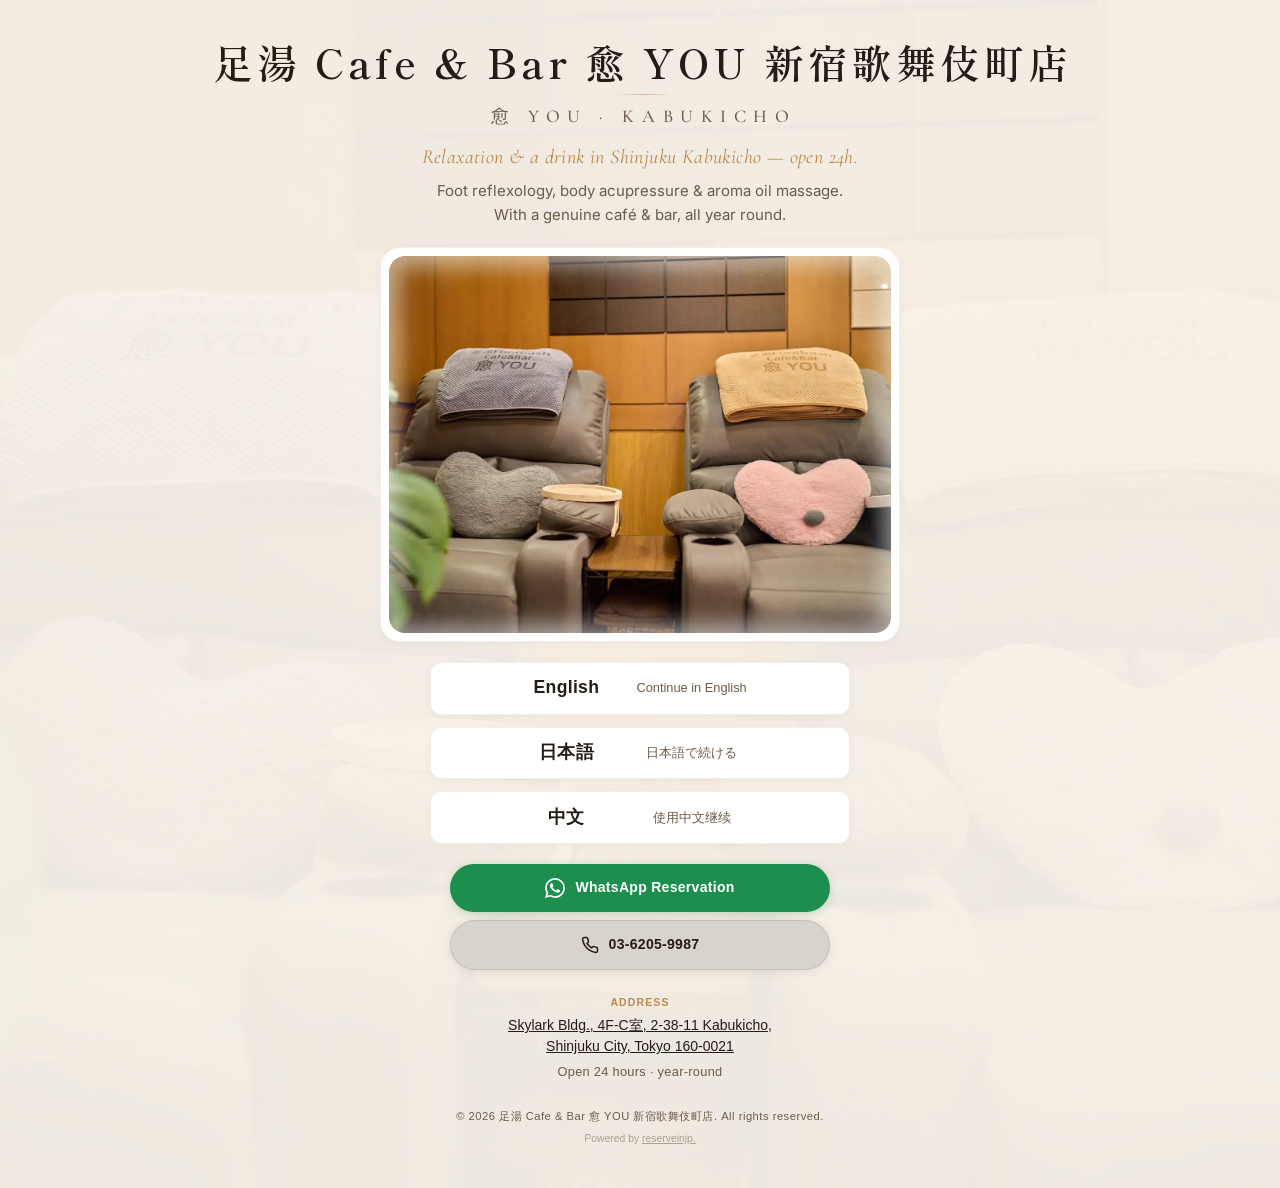
<file: index.html>
<!DOCTYPE html>
<html lang="en">
<head>
  <meta charset="UTF-8">
  <meta http-equiv="refresh" content="0; url=landing.html">
  <link rel="canonical" href="landing.html">
  <title>足湯 Cafe &amp; Bar 愈 YOU 新宿歌舞伎町店 — Tokyo</title>
  <script>window.location.replace('landing.html');</script>
</head>
<body>
  <p>Redirecting to <a href="landing.html">足湯 Cafe &amp; Bar 愈 YOU 新宿歌舞伎町店</a>&hellip;</p>
</body>
</html>
</file>
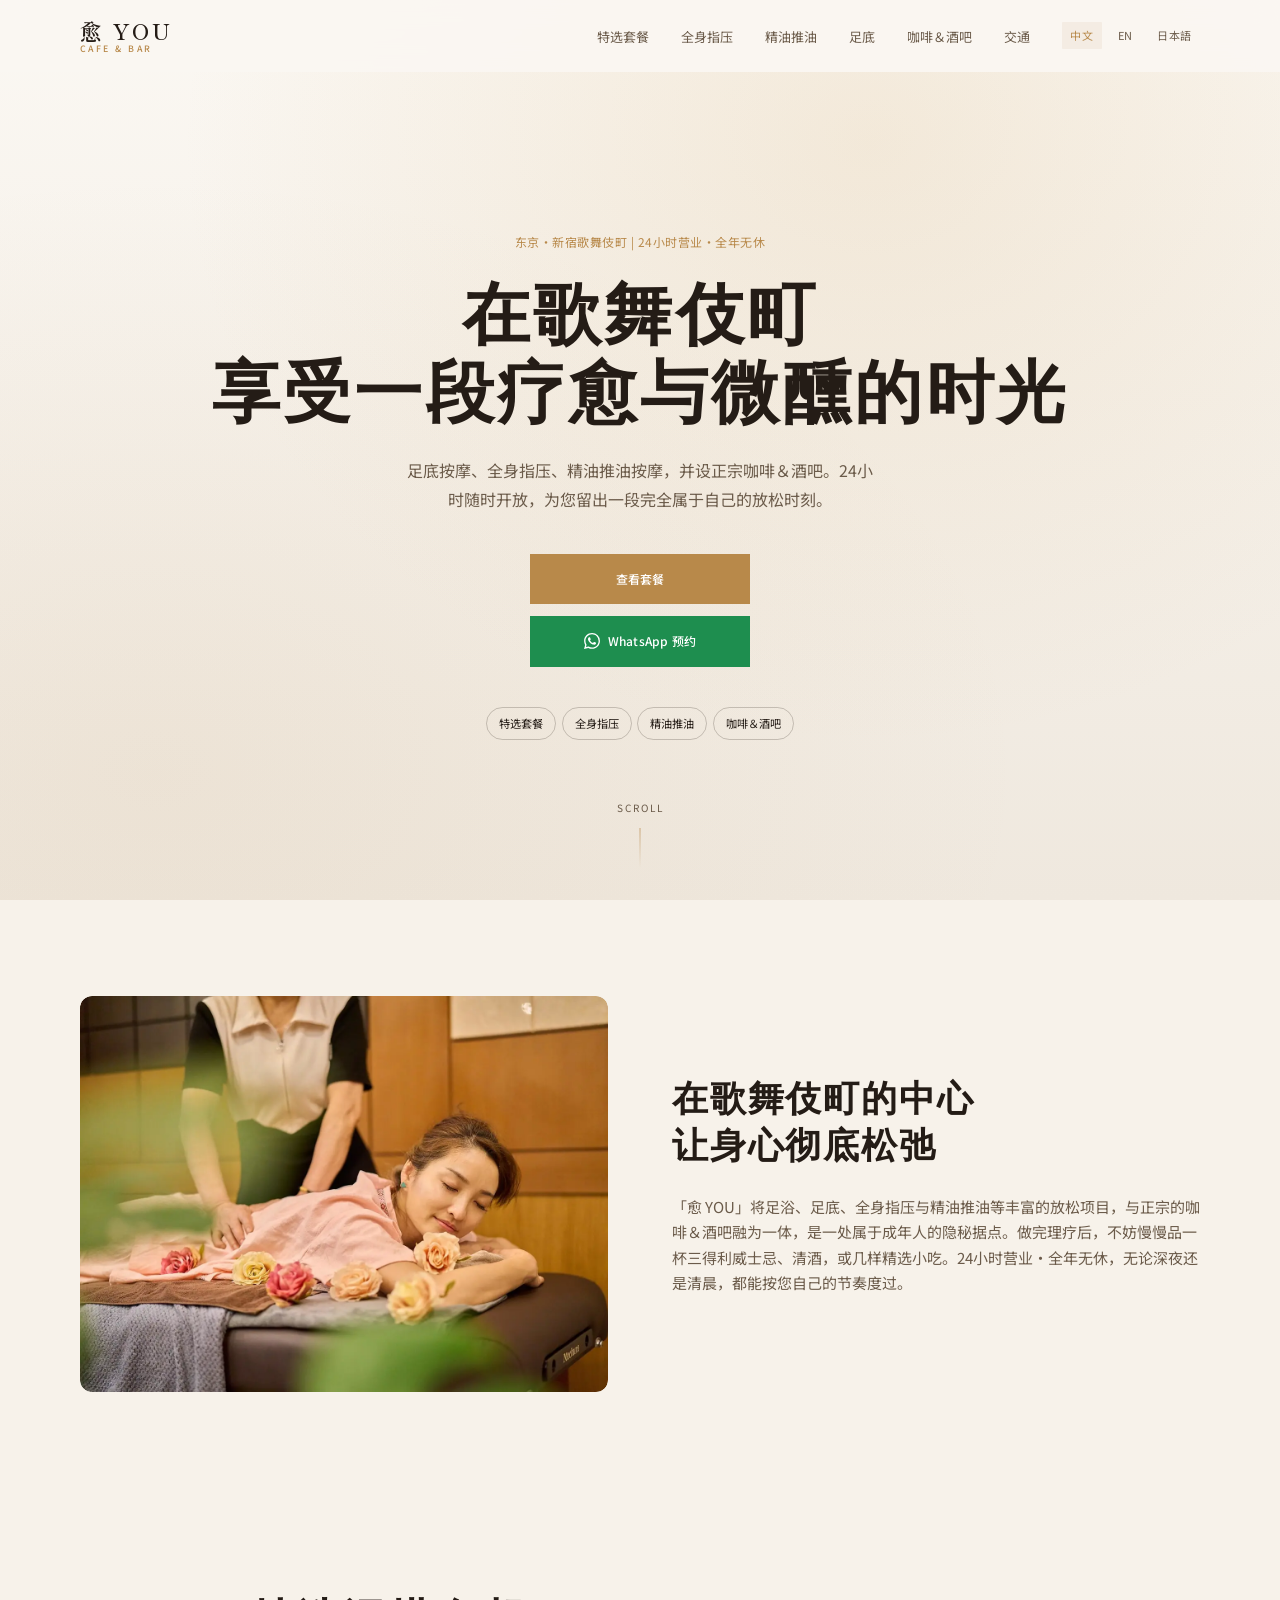
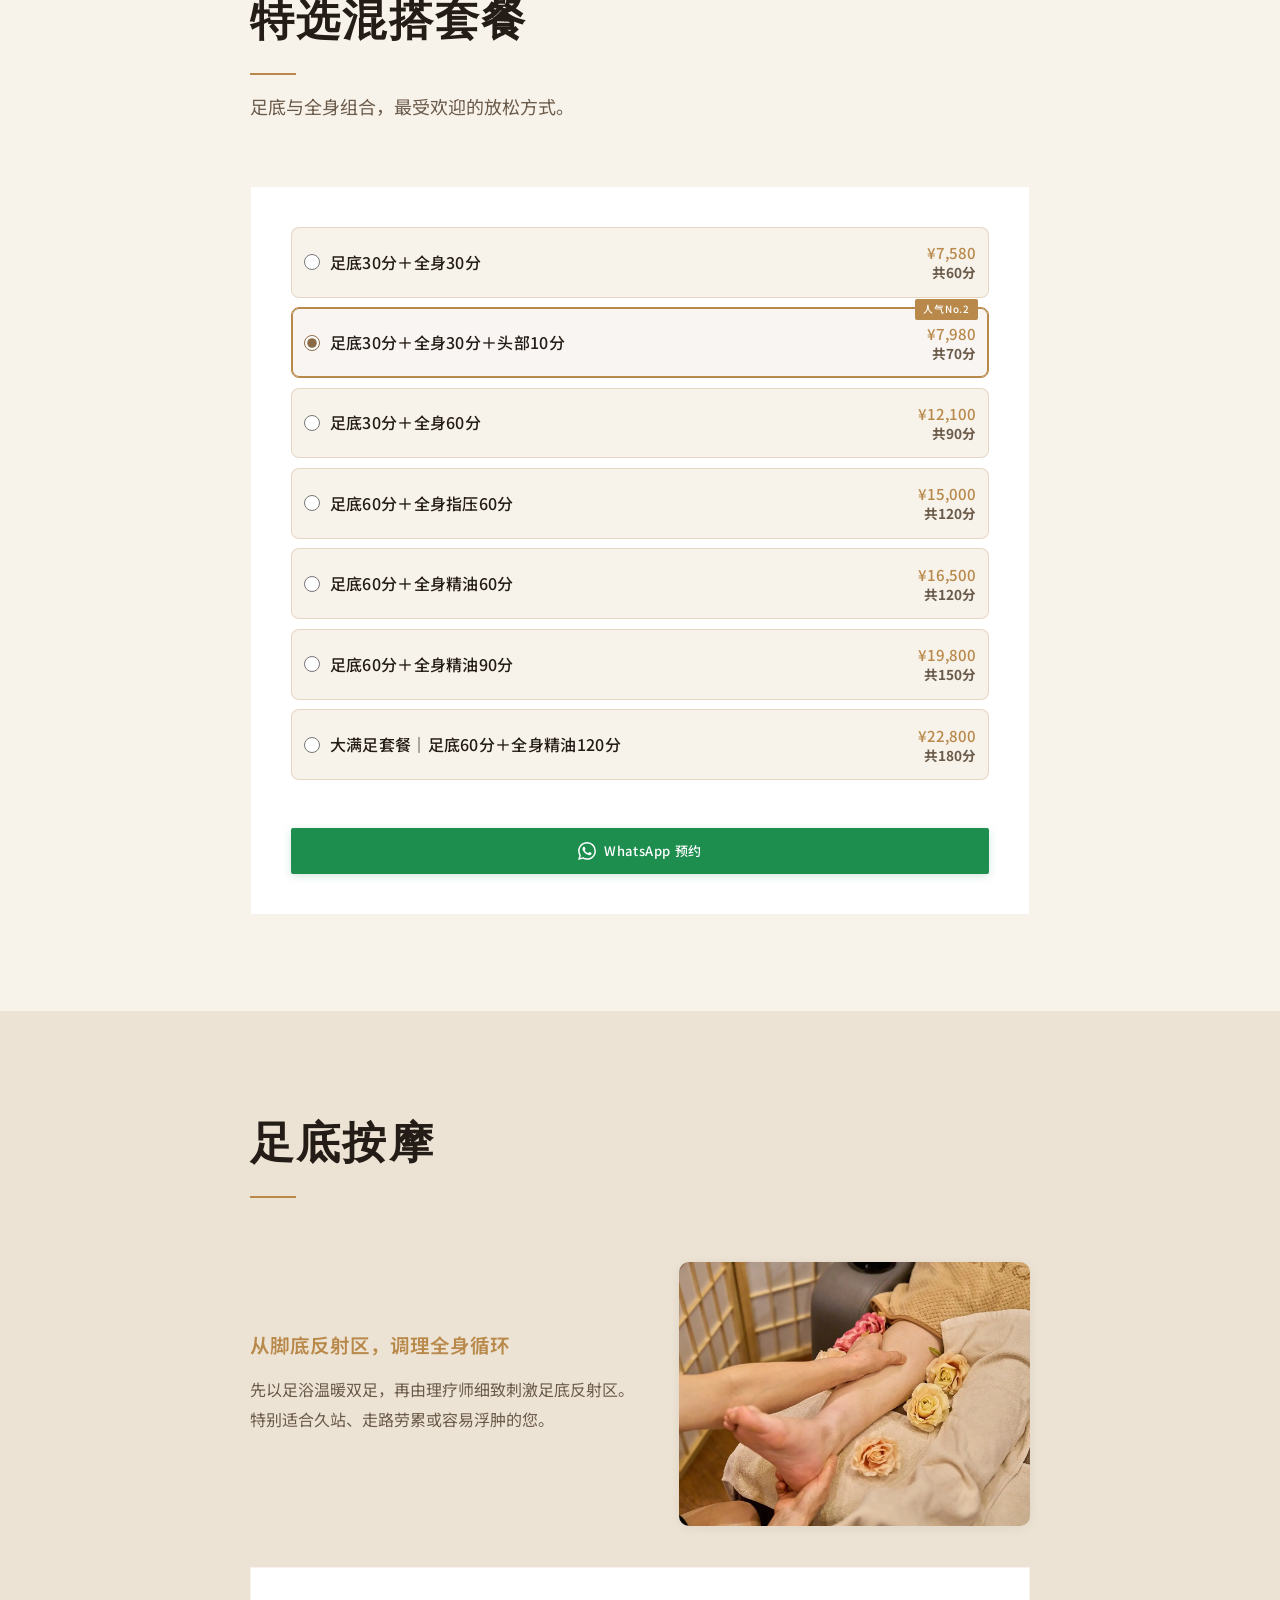
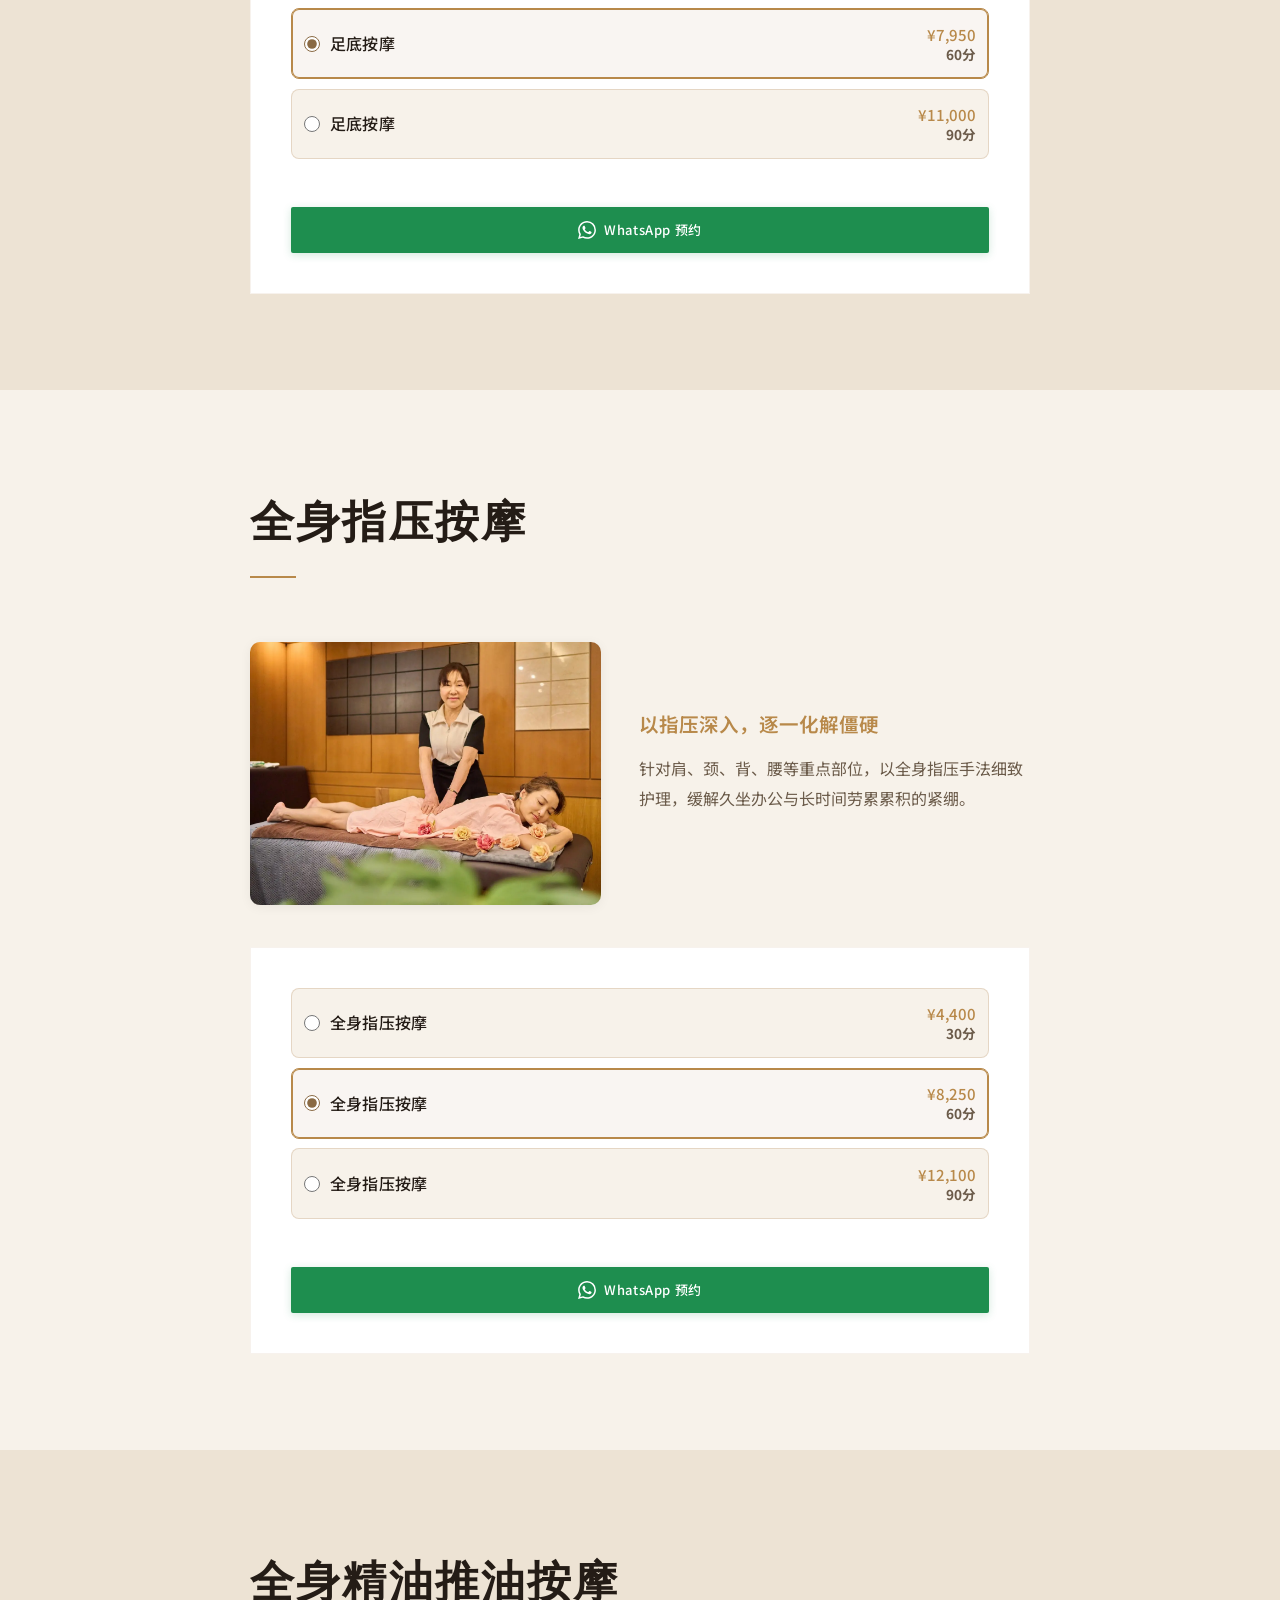
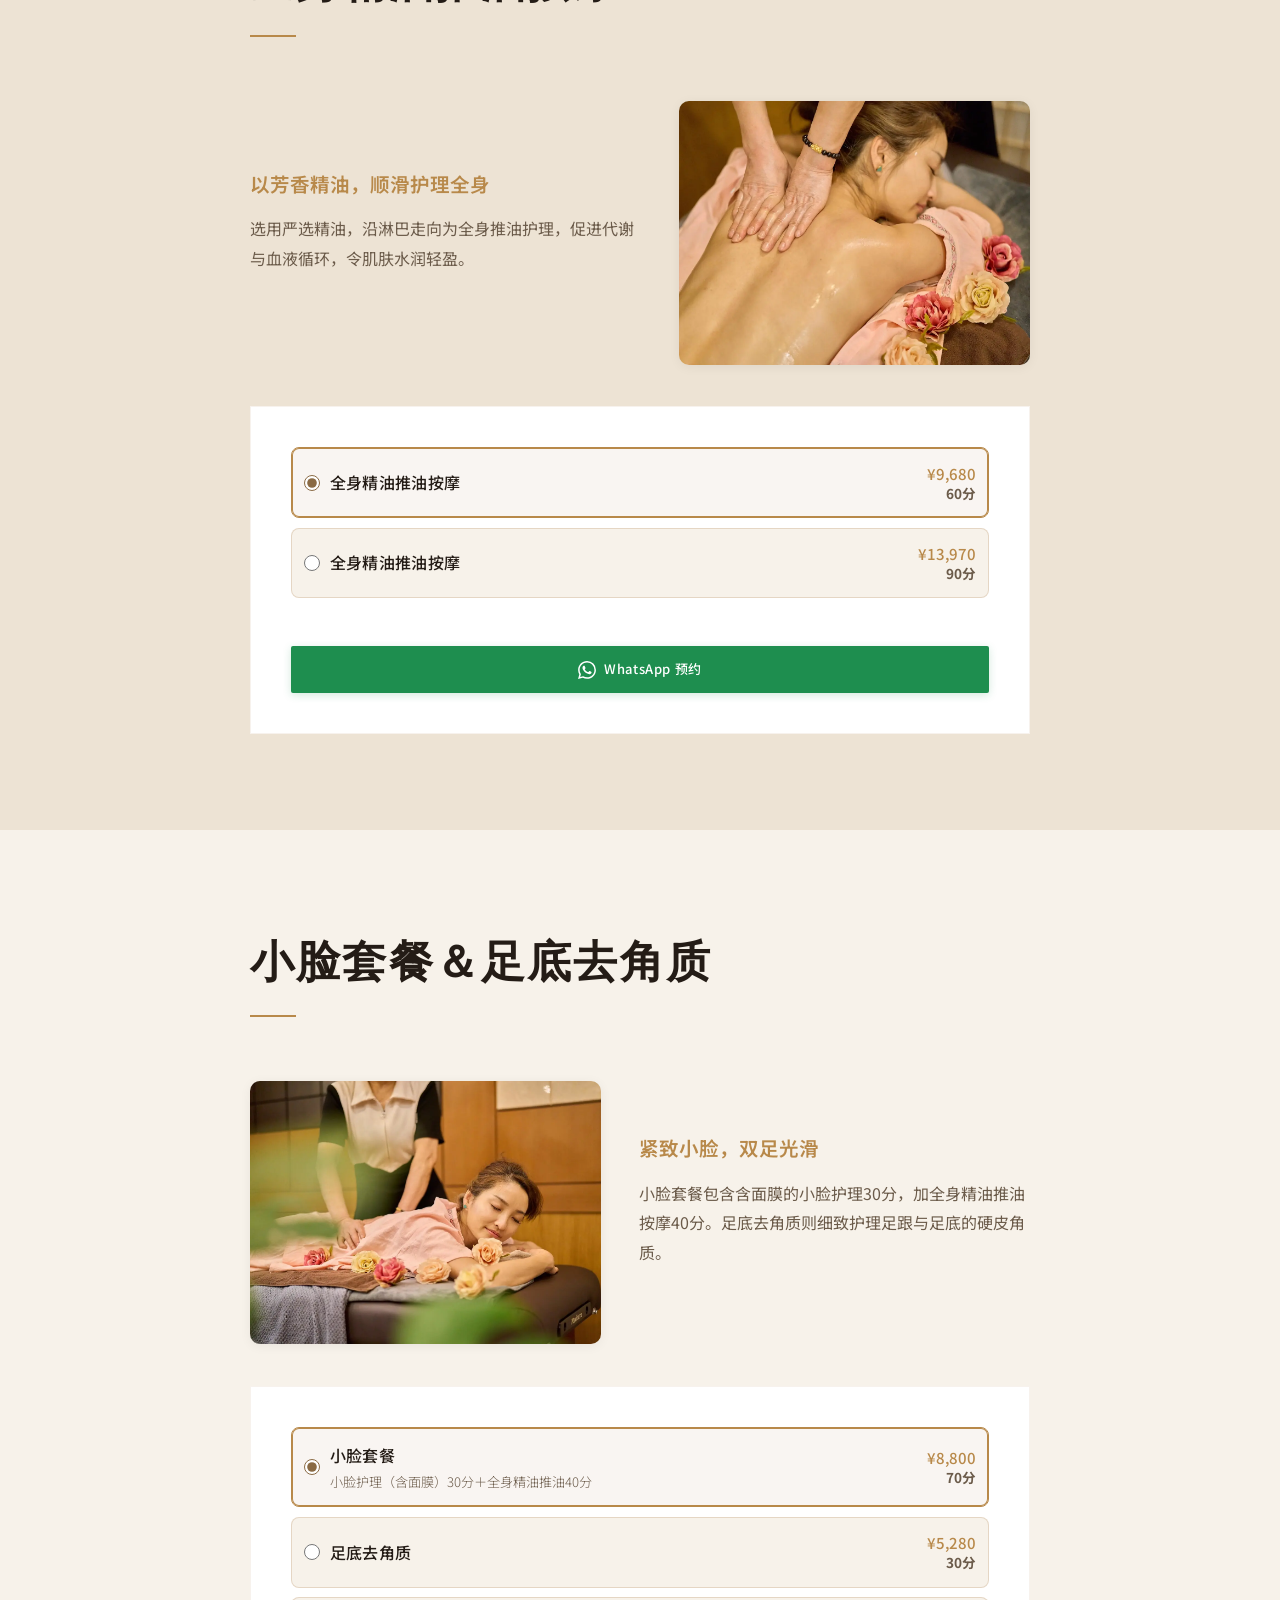
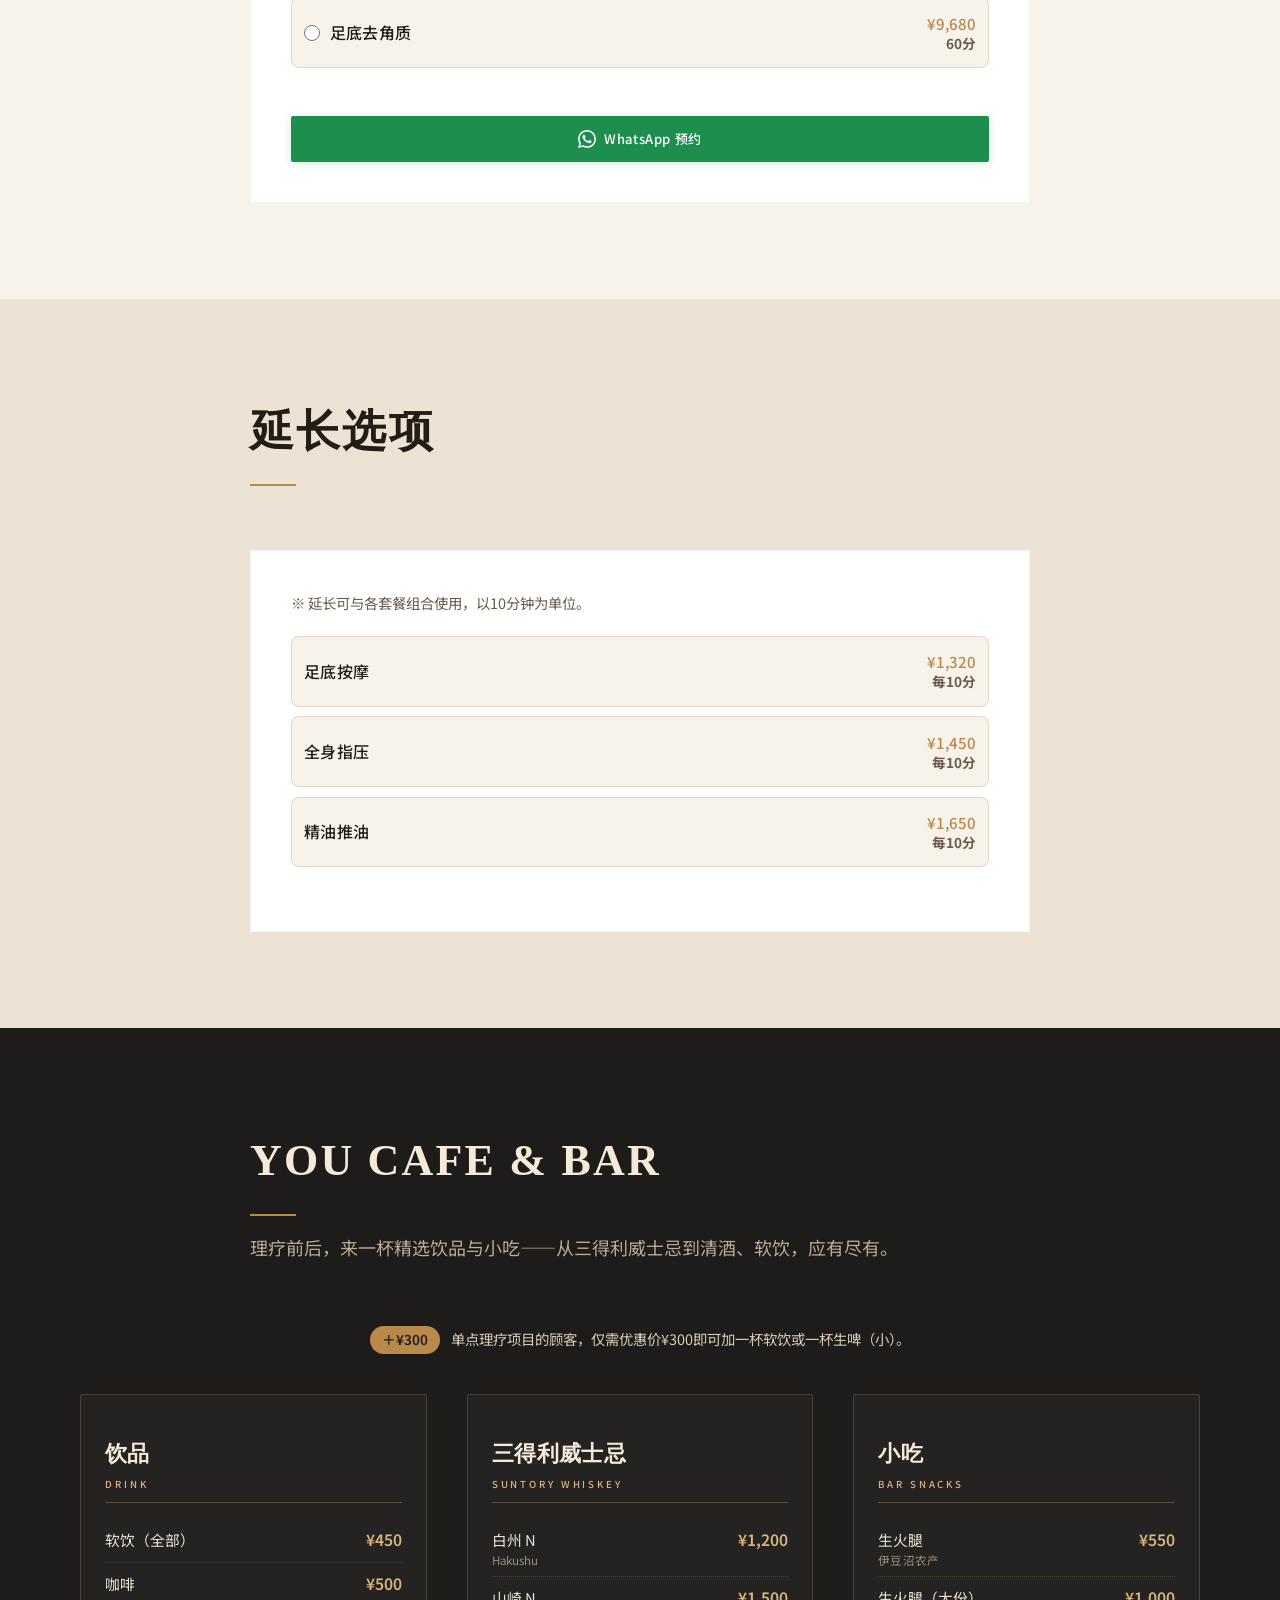
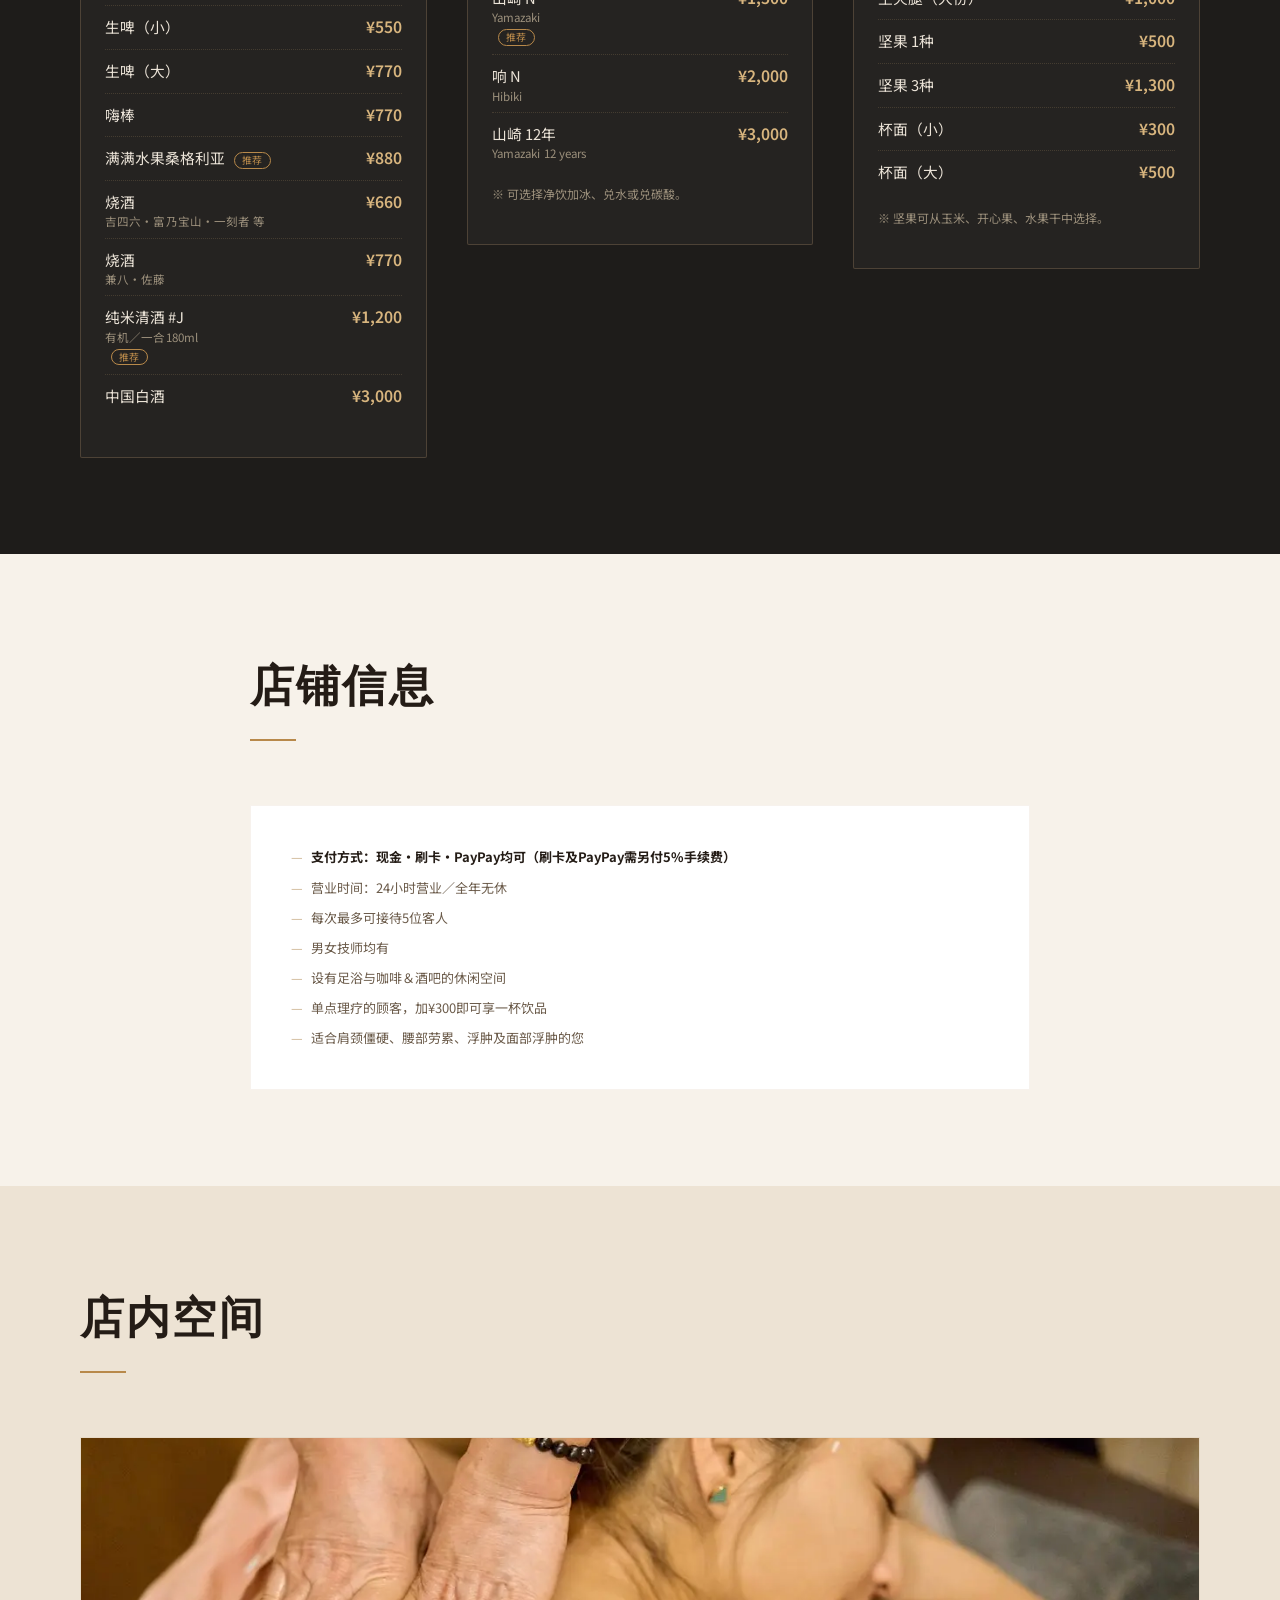
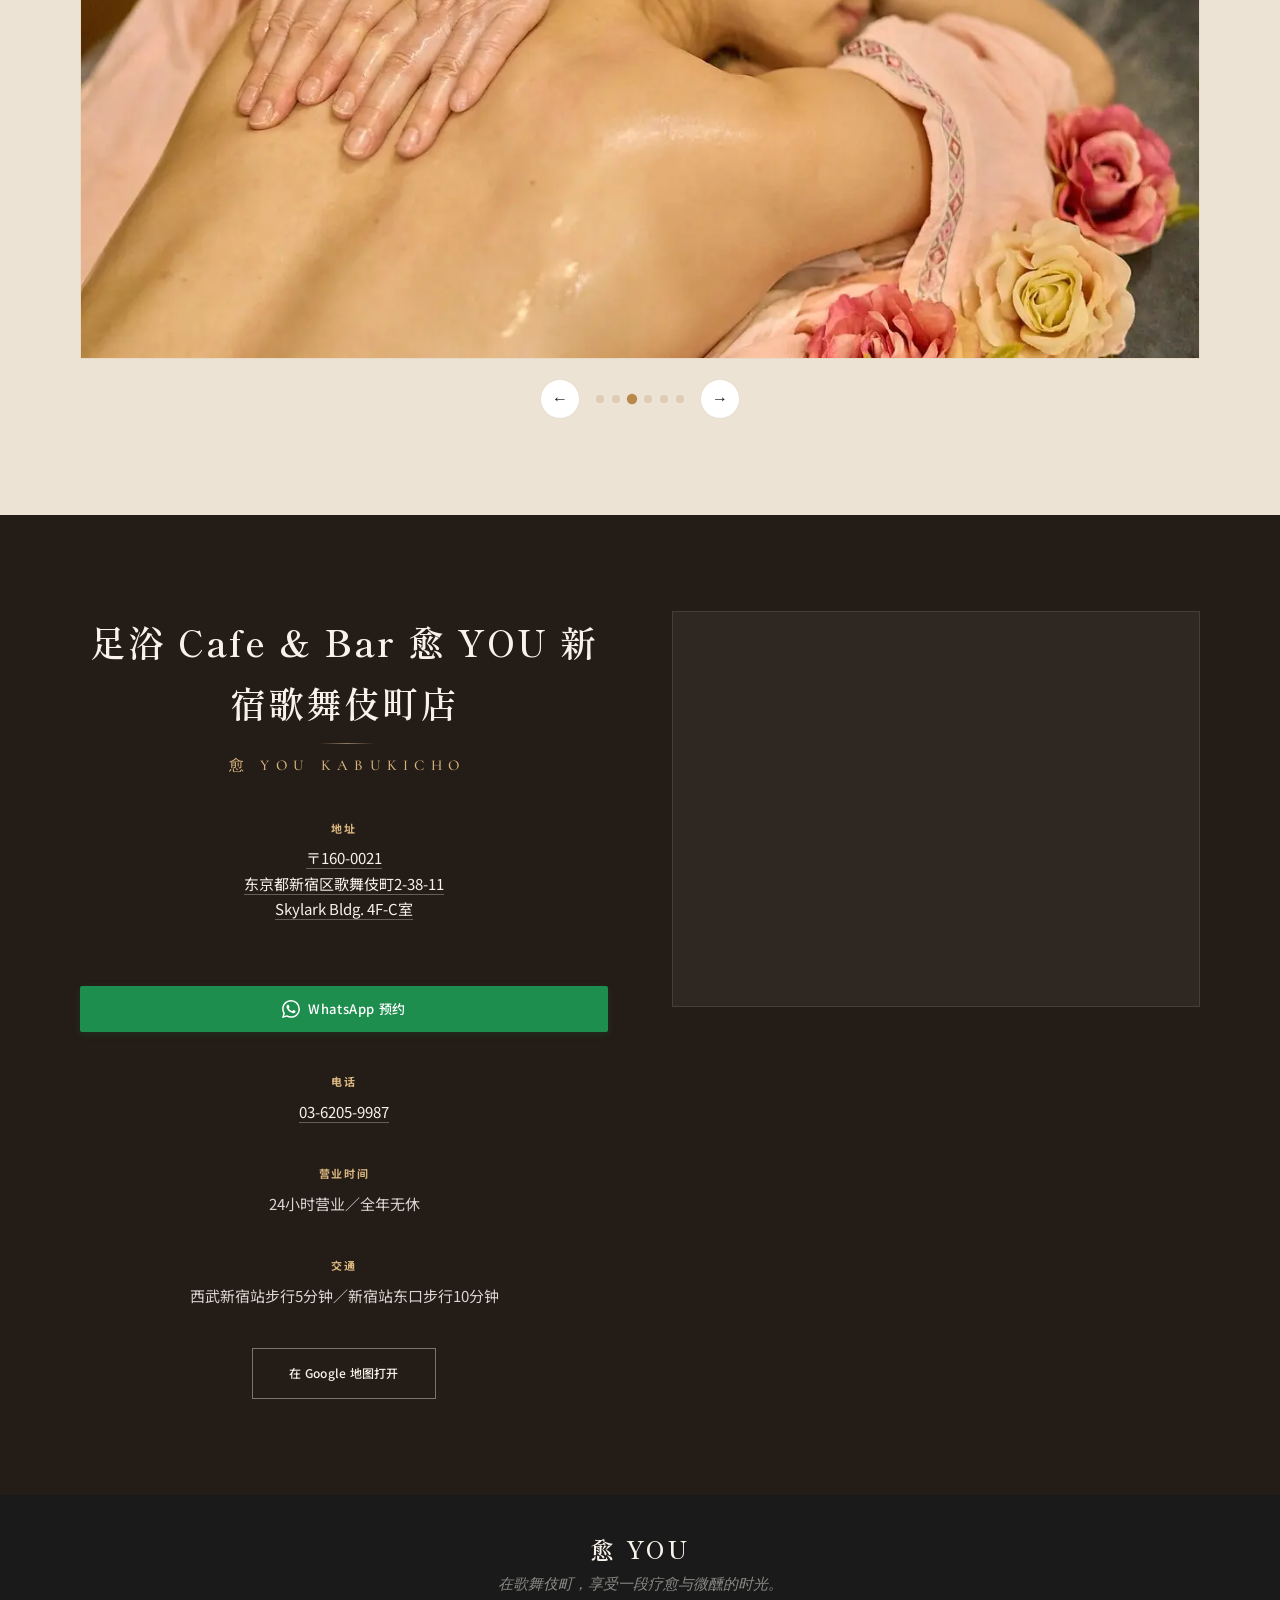
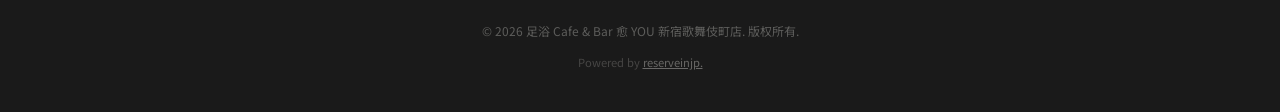
<file: cn/index.html>
<!DOCTYPE html>
<html lang="zh-CN">
<head>
  <meta charset="UTF-8">
  <meta name="viewport" content="width=device-width, initial-scale=1.0">
  <meta name="description" content="东京・新宿歌舞伎町「足浴 Cafe & Bar 愈 YOU」。足底按摩、全身指压、精油推油按摩，并设正宗咖啡＆酒吧。24小时营业・全年无休，随时放松身心的成人休闲空间。">
  <title>足浴 Cafe &amp; Bar 愈 YOU 新宿歌舞伎町店 | 24小时营业的休闲会所</title>
  <link rel="preconnect" href="https://fonts.googleapis.com">
  <link rel="preconnect" href="https://fonts.gstatic.com" crossorigin>
  <link href="https://fonts.googleapis.com/css2?family=Cormorant+Garamond:wght@500&family=Noto+Sans+JP:wght@400;500;600&family=Noto+Sans+SC:wght@400;500&family=Shippori+Mincho:wght@500;600&display=swap" rel="stylesheet">
  <link rel="stylesheet" href="../styles.css">
</head>
<body>
  <header class="header" id="header">
    <nav class="nav container">
      <a href="../landing.html" class="logo">愈 YOU<span class="logo-sub">Cafe &amp; Bar</span></a>
      <button class="nav-toggle" aria-label="menu" aria-expanded="false">
        <span></span>
        <span></span>
      </button>
      <div class="nav-menu">
        <ul class="nav-links">
          <li><a href="#special">特选套餐</a></li>
          <li><a href="#body">全身指压</a></li>
          <li><a href="#oil">精油推油</a></li>
          <li><a href="#foot">足底</a></li>
          <li><a href="#cafebar">咖啡＆酒吧</a></li>
          <li><a href="#visit">交通</a></li>
        </ul>
        <div class="lang-switch">
          <a href="../cn/index.html" class="active">中文</a>
          <a href="../en/index.html">EN</a>
          <a href="../jp/index.html">日本語</a>
        </div>
      </div>
    </nav>
  </header>

  <main>
    <section class="hero">
      <div class="hero-carousel" id="heroCarousel">
        <div class="hero-slide active" style="background-image: url(../assets/images/room.webp);"></div>
      </div>
      <div class="hero-grid-overlay"></div>
      <div class="hero-content container">
        <p class="hero-tag">东京・新宿歌舞伎町 | 24小时营业・全年无休</p>
        <h1>在歌舞伎町<br>享受一段疗愈与微醺的时光</h1>
        <p class="hero-sub">足底按摩、全身指压、精油推油按摩，并设正宗咖啡＆酒吧。24小时随时开放，为您留出一段完全属于自己的放松时刻。</p>
        <div class="hero-cta">
          <a href="#special" class="btn btn-primary">查看套餐</a>
          <a href="../booking.html?lang=cn" class="btn btn-whatsapp">
            <svg viewBox="0 0 24 24"><path d="M17.472 14.382c-.297-.149-1.758-.867-2.03-.967-.273-.099-.471-.148-.67.15-.197.297-.767.966-.94 1.164-.173.199-.347.223-.644.075-.297-.15-1.255-.463-2.39-1.475-.884-.788-1.48-1.761-1.653-2.059-.173-.297-.018-.458.13-.606.134-.133.298-.347.446-.52.149-.174.198-.298.298-.497.099-.198.05-.371-.025-.52-.075-.149-.669-1.612-.916-2.207-.242-.579-.487-.5-.669-.51-.173-.008-.371-.01-.57-.01-.198 0-.52.074-.792.372-.272.297-1.04 1.016-1.04 2.479 0 1.462 1.065 2.875 1.213 3.074.149.198 2.096 3.2 5.077 4.487.709.306 1.262.489 1.694.625.712.227 1.36.195 1.871.118.571-.085 1.758-.719 2.006-1.413.248-.694.248-1.289.173-1.413-.074-.124-.272-.198-.57-.347m-5.421 7.403h-.004a9.87 9.87 0 01-5.031-1.378l-.361-.214-3.741.982.998-3.648-.235-.374a9.86 9.86 0 01-1.51-5.26c.001-5.45 4.436-9.884 9.888-9.884 2.64 0 5.122 1.03 6.988 2.898a9.825 9.825 0 012.893 6.994c-.003 5.45-4.437 9.884-9.885 9.884m8.413-18.297A11.815 11.815 0 0012.05 0C5.495 0 .16 5.335.157 11.892c0 2.096.547 4.142 1.588 5.945L.057 24l6.305-1.654a11.882 11.882 0 005.683 1.448h.005c6.554 0 11.89-5.335 11.893-11.893a11.821 11.821 0 00-3.48-8.413Z"/></svg>
            WhatsApp 预约
          </a>
        </div>
        <div class="hero-quick-nav">
          <a href="#special" class="hero-nav-pill">特选套餐</a>
          <a href="#body" class="hero-nav-pill">全身指压</a>
          <a href="#oil" class="hero-nav-pill">精油推油</a>
          <a href="#cafebar" class="hero-nav-pill">咖啡＆酒吧</a>
        </div>
      </div>
      <div class="hero-scroll">
        <span>Scroll</span>
        <div class="scroll-line"></div>
      </div>
    </section>

    <section class="intro section">
      <div class="container intro-grid">
        <div class="intro-text">
          <h2>在歌舞伎町的中心<br>让身心彻底松弛</h2>
          <p>「愈 YOU」将足浴、足底、全身指压与精油推油等丰富的放松项目，与正宗的咖啡＆酒吧融为一体，是一处属于成年人的隐秘据点。做完理疗后，不妨慢慢品一杯三得利威士忌、清酒，或几样精选小吃。24小时营业・全年无休，无论深夜还是清晨，都能按您自己的节奏度过。</p>
        </div>
        <div class="intro-features">
          <div class="intro-promo-image">
            <img src="../assets/images/relax.webp" alt="愈 YOU 新宿歌舞伎町店" loading="lazy">
          </div>
        </div>
      </div>
    </section>

    <section class="services section" id="special">
      <div class="container">
        <header class="section-header">
          <h2>特选混搭套餐</h2>
          <p class="section-sub">足底与全身组合，最受欢迎的放松方式。</p>
        </header>
        <article class="service-card service-card-wide">
          <div class="option-rows">
            <label class="opt-row">
              <input type="radio" name="special-sel" value="Special 1: Foot30 + Body30 (60min)">
              <span class="opt-duration"><span class="opt-name">足底30分＋全身30分</span></span>
              <span class="opt-price">¥7,580<small>共60分</small></span>
            </label>
            <label class="opt-row">
              <input type="radio" name="special-sel" value="Special 2: Foot30 + Body30 + Head10 (70min)" checked>
              <span class="opt-duration"><span class="opt-name">足底30分＋全身30分＋头部10分<span class="opt-badge">人气No.2</span></span></span>
              <span class="opt-price">¥7,980<small>共70分</small></span>
            </label>
            <label class="opt-row">
              <input type="radio" name="special-sel" value="Special 3: Foot30 + Body60 (90min)">
              <span class="opt-duration"><span class="opt-name">足底30分＋全身60分</span></span>
              <span class="opt-price">¥12,100<small>共90分</small></span>
            </label>
            <label class="opt-row">
              <input type="radio" name="special-sel" value="Special 4: Foot60 + Body Acupressure60 (120min)">
              <span class="opt-duration"><span class="opt-name">足底60分＋全身指压60分</span></span>
              <span class="opt-price">¥15,000<small>共120分</small></span>
            </label>
            <label class="opt-row">
              <input type="radio" name="special-sel" value="Special 5: Foot60 + Body Oil60 (120min)">
              <span class="opt-duration"><span class="opt-name">足底60分＋全身精油60分</span></span>
              <span class="opt-price">¥16,500<small>共120分</small></span>
            </label>
            <label class="opt-row">
              <input type="radio" name="special-sel" value="Special 6: Foot60 + Body Oil90 (150min)">
              <span class="opt-duration"><span class="opt-name">足底60分＋全身精油90分</span></span>
              <span class="opt-price">¥19,800<small>共150分</small></span>
            </label>
            <label class="opt-row">
              <input type="radio" name="special-sel" value="Special 7 Grand: Foot60 + Body Oil120 (180min)">
              <span class="opt-duration"><span class="opt-name">大满足套餐｜足底60分＋全身精油120分</span></span>
              <span class="opt-price">¥22,800<small>共180分</small></span>
            </label>
          </div>
          <a href="../booking.html?lang=cn" class="btn-booking"><svg viewBox="0 0 24 24" width="18" height="18"><path d="M17.472 14.382c-.297-.149-1.758-.867-2.03-.967-.273-.099-.471-.148-.67.15-.197.297-.767.966-.94 1.164-.173.199-.347.223-.644.075-.297-.15-1.255-.463-2.39-1.475-.884-.788-1.48-1.761-1.653-2.059-.173-.297-.018-.458.13-.606.134-.133.298-.347.446-.52.149-.174.198-.298.298-.497.099-.198.05-.371-.025-.52-.075-.149-.669-1.612-.916-2.207-.242-.579-.487-.5-.669-.51-.173-.008-.371-.01-.57-.01-.198 0-.52.074-.792.372-.272.297-1.04 1.016-1.04 2.479 0 1.462 1.065 2.875 1.213 3.074.149.198 2.096 3.2 5.077 4.487.709.306 1.262.489 1.694.625.712.227 1.36.195 1.871.118.571-.085 1.758-.719 2.006-1.413.248-.694.248-1.289.173-1.413-.074-.124-.272-.198-.57-.347m-5.421 7.403h-.004a9.87 9.87 0 01-5.031-1.378l-.361-.214-3.741.982.998-3.648-.235-.374a9.86 9.86 0 01-1.51-5.26c.001-5.45 4.436-9.884 9.888-9.884 2.64 0 5.122 1.03 6.988 2.898a9.825 9.825 0 012.893 6.994c-.003 5.45-4.437 9.884-9.885 9.884m8.413-18.297A11.815 11.815 0 0012.05 0C5.495 0 .16 5.335.157 11.892c0 2.096.547 4.142 1.588 5.945L.057 24l6.305-1.654a11.882 11.882 0 005.683 1.448h.005c6.554 0 11.89-5.335 11.893-11.893a11.821 11.821 0 00-3.48-8.413Z" fill="currentColor"/></svg> WhatsApp 预约</a>
        </article>
      </div>
    </section>

    <section class="services section section-alt" id="foot">
      <div class="container">
        <header class="section-header">
          <h2>足底按摩</h2>
        </header>
        <div class="service-intro">
          <div class="service-photo"><img src="../assets/images/foot.webp" alt="足底按摩" loading="lazy"></div>
          <div class="service-desc">
            <p class="service-tagline">从脚底反射区，调理全身循环</p>
            <p>先以足浴温暖双足，再由理疗师细致刺激足底反射区。特别适合久站、走路劳累或容易浮肿的您。</p>
          </div>
        </div>
        <article class="service-card service-card-wide">
          <div class="option-rows">
            <label class="opt-row">
              <input type="radio" name="foot-sel" value="Foot Massage 60min" checked>
              <span class="opt-duration"><span class="opt-name">足底按摩</span></span>
              <span class="opt-price">¥7,950<small>60分</small></span>
            </label>
            <label class="opt-row">
              <input type="radio" name="foot-sel" value="Foot Massage 90min">
              <span class="opt-duration"><span class="opt-name">足底按摩</span></span>
              <span class="opt-price">¥11,000<small>90分</small></span>
            </label>
          </div>
          <a href="../booking.html?lang=cn" class="btn-booking"><svg viewBox="0 0 24 24" width="18" height="18"><path d="M17.472 14.382c-.297-.149-1.758-.867-2.03-.967-.273-.099-.471-.148-.67.15-.197.297-.767.966-.94 1.164-.173.199-.347.223-.644.075-.297-.15-1.255-.463-2.39-1.475-.884-.788-1.48-1.761-1.653-2.059-.173-.297-.018-.458.13-.606.134-.133.298-.347.446-.52.149-.174.198-.298.298-.497.099-.198.05-.371-.025-.52-.075-.149-.669-1.612-.916-2.207-.242-.579-.487-.5-.669-.51-.173-.008-.371-.01-.57-.01-.198 0-.52.074-.792.372-.272.297-1.04 1.016-1.04 2.479 0 1.462 1.065 2.875 1.213 3.074.149.198 2.096 3.2 5.077 4.487.709.306 1.262.489 1.694.625.712.227 1.36.195 1.871.118.571-.085 1.758-.719 2.006-1.413.248-.694.248-1.289.173-1.413-.074-.124-.272-.198-.57-.347m-5.421 7.403h-.004a9.87 9.87 0 01-5.031-1.378l-.361-.214-3.741.982.998-3.648-.235-.374a9.86 9.86 0 01-1.51-5.26c.001-5.45 4.436-9.884 9.888-9.884 2.64 0 5.122 1.03 6.988 2.898a9.825 9.825 0 012.893 6.994c-.003 5.45-4.437 9.884-9.885 9.884m8.413-18.297A11.815 11.815 0 0012.05 0C5.495 0 .16 5.335.157 11.892c0 2.096.547 4.142 1.588 5.945L.057 24l6.305-1.654a11.882 11.882 0 005.683 1.448h.005c6.554 0 11.89-5.335 11.893-11.893a11.821 11.821 0 00-3.48-8.413Z" fill="currentColor"/></svg> WhatsApp 预约</a>
        </article>
      </div>
    </section>

    <section class="services section" id="body">
      <div class="container">
        <header class="section-header">
          <h2>全身指压按摩</h2>
        </header>
        <div class="service-intro">
          <div class="service-photo"><img src="../assets/images/room.webp" alt="全身指压按摩" loading="lazy"></div>
          <div class="service-desc">
            <p class="service-tagline">以指压深入，逐一化解僵硬</p>
            <p>针对肩、颈、背、腰等重点部位，以全身指压手法细致护理，缓解久坐办公与长时间劳累累积的紧绷。</p>
          </div>
        </div>
        <article class="service-card service-card-wide">
          <div class="option-rows">
            <label class="opt-row">
              <input type="radio" name="body-sel" value="Body Acupressure 30min">
              <span class="opt-duration"><span class="opt-name">全身指压按摩</span></span>
              <span class="opt-price">¥4,400<small>30分</small></span>
            </label>
            <label class="opt-row">
              <input type="radio" name="body-sel" value="Body Acupressure 60min" checked>
              <span class="opt-duration"><span class="opt-name">全身指压按摩</span></span>
              <span class="opt-price">¥8,250<small>60分</small></span>
            </label>
            <label class="opt-row">
              <input type="radio" name="body-sel" value="Body Acupressure 90min">
              <span class="opt-duration"><span class="opt-name">全身指压按摩</span></span>
              <span class="opt-price">¥12,100<small>90分</small></span>
            </label>
          </div>
          <a href="../booking.html?lang=cn" class="btn-booking"><svg viewBox="0 0 24 24" width="18" height="18"><path d="M17.472 14.382c-.297-.149-1.758-.867-2.03-.967-.273-.099-.471-.148-.67.15-.197.297-.767.966-.94 1.164-.173.199-.347.223-.644.075-.297-.15-1.255-.463-2.39-1.475-.884-.788-1.48-1.761-1.653-2.059-.173-.297-.018-.458.13-.606.134-.133.298-.347.446-.52.149-.174.198-.298.298-.497.099-.198.05-.371-.025-.52-.075-.149-.669-1.612-.916-2.207-.242-.579-.487-.5-.669-.51-.173-.008-.371-.01-.57-.01-.198 0-.52.074-.792.372-.272.297-1.04 1.016-1.04 2.479 0 1.462 1.065 2.875 1.213 3.074.149.198 2.096 3.2 5.077 4.487.709.306 1.262.489 1.694.625.712.227 1.36.195 1.871.118.571-.085 1.758-.719 2.006-1.413.248-.694.248-1.289.173-1.413-.074-.124-.272-.198-.57-.347m-5.421 7.403h-.004a9.87 9.87 0 01-5.031-1.378l-.361-.214-3.741.982.998-3.648-.235-.374a9.86 9.86 0 01-1.51-5.26c.001-5.45 4.436-9.884 9.888-9.884 2.64 0 5.122 1.03 6.988 2.898a9.825 9.825 0 012.893 6.994c-.003 5.45-4.437 9.884-9.885 9.884m8.413-18.297A11.815 11.815 0 0012.05 0C5.495 0 .16 5.335.157 11.892c0 2.096.547 4.142 1.588 5.945L.057 24l6.305-1.654a11.882 11.882 0 005.683 1.448h.005c6.554 0 11.89-5.335 11.893-11.893a11.821 11.821 0 00-3.48-8.413Z" fill="currentColor"/></svg> WhatsApp 预约</a>
        </article>
      </div>
    </section>

    <section class="services section section-alt" id="oil">
      <div class="container">
        <header class="section-header">
          <h2>全身精油推油按摩</h2>
        </header>
        <div class="service-intro">
          <div class="service-photo"><img src="../assets/images/oil.webp" alt="全身精油推油按摩" loading="lazy"></div>
          <div class="service-desc">
            <p class="service-tagline">以芳香精油，顺滑护理全身</p>
            <p>选用严选精油，沿淋巴走向为全身推油护理，促进代谢与血液循环，令肌肤水润轻盈。</p>
          </div>
        </div>
        <article class="service-card service-card-wide">
          <div class="option-rows">
            <label class="opt-row">
              <input type="radio" name="oil-sel" value="Body Oil Massage 60min" checked>
              <span class="opt-duration"><span class="opt-name">全身精油推油按摩</span></span>
              <span class="opt-price">¥9,680<small>60分</small></span>
            </label>
            <label class="opt-row">
              <input type="radio" name="oil-sel" value="Body Oil Massage 90min">
              <span class="opt-duration"><span class="opt-name">全身精油推油按摩</span></span>
              <span class="opt-price">¥13,970<small>90分</small></span>
            </label>
          </div>
          <a href="../booking.html?lang=cn" class="btn-booking"><svg viewBox="0 0 24 24" width="18" height="18"><path d="M17.472 14.382c-.297-.149-1.758-.867-2.03-.967-.273-.099-.471-.148-.67.15-.197.297-.767.966-.94 1.164-.173.199-.347.223-.644.075-.297-.15-1.255-.463-2.39-1.475-.884-.788-1.48-1.761-1.653-2.059-.173-.297-.018-.458.13-.606.134-.133.298-.347.446-.52.149-.174.198-.298.298-.497.099-.198.05-.371-.025-.52-.075-.149-.669-1.612-.916-2.207-.242-.579-.487-.5-.669-.51-.173-.008-.371-.01-.57-.01-.198 0-.52.074-.792.372-.272.297-1.04 1.016-1.04 2.479 0 1.462 1.065 2.875 1.213 3.074.149.198 2.096 3.2 5.077 4.487.709.306 1.262.489 1.694.625.712.227 1.36.195 1.871.118.571-.085 1.758-.719 2.006-1.413.248-.694.248-1.289.173-1.413-.074-.124-.272-.198-.57-.347m-5.421 7.403h-.004a9.87 9.87 0 01-5.031-1.378l-.361-.214-3.741.982.998-3.648-.235-.374a9.86 9.86 0 01-1.51-5.26c.001-5.45 4.436-9.884 9.888-9.884 2.64 0 5.122 1.03 6.988 2.898a9.825 9.825 0 012.893 6.994c-.003 5.45-4.437 9.884-9.885 9.884m8.413-18.297A11.815 11.815 0 0012.05 0C5.495 0 .16 5.335.157 11.892c0 2.096.547 4.142 1.588 5.945L.057 24l6.305-1.654a11.882 11.882 0 005.683 1.448h.005c6.554 0 11.89-5.335 11.893-11.893a11.821 11.821 0 00-3.48-8.413Z" fill="currentColor"/></svg> WhatsApp 预约</a>
        </article>
      </div>
    </section>

    <section class="services section" id="face">
      <div class="container">
        <header class="section-header">
          <h2>小脸套餐＆足底去角质</h2>
        </header>
        <div class="service-intro">
          <div class="service-photo"><img src="../assets/images/relax.webp" alt="小脸套餐" loading="lazy"></div>
          <div class="service-desc">
            <p class="service-tagline">紧致小脸，双足光滑</p>
            <p>小脸套餐包含含面膜的小脸护理30分，加全身精油推油按摩40分。足底去角质则细致护理足跟与足底的硬皮角质。</p>
          </div>
        </div>
        <article class="service-card service-card-wide">
          <div class="option-rows">
            <label class="opt-row">
              <input type="radio" name="face-sel" value="Small Face Course (Face Pack 30min + Body Oil 40min) 70min" checked>
              <span class="opt-duration"><span class="opt-name">小脸套餐</span><span class="opt-sub">小脸护理（含面膜）30分＋全身精油推油40分</span></span>
              <span class="opt-price">¥8,800<small>70分</small></span>
            </label>
            <label class="opt-row">
              <input type="radio" name="face-sel" value="Foot Callus Care 30min">
              <span class="opt-duration"><span class="opt-name">足底去角质</span></span>
              <span class="opt-price">¥5,280<small>30分</small></span>
            </label>
            <label class="opt-row">
              <input type="radio" name="face-sel" value="Foot Callus Care 60min">
              <span class="opt-duration"><span class="opt-name">足底去角质</span></span>
              <span class="opt-price">¥9,680<small>60分</small></span>
            </label>
          </div>
          <a href="../booking.html?lang=cn" class="btn-booking"><svg viewBox="0 0 24 24" width="18" height="18"><path d="M17.472 14.382c-.297-.149-1.758-.867-2.03-.967-.273-.099-.471-.148-.67.15-.197.297-.767.966-.94 1.164-.173.199-.347.223-.644.075-.297-.15-1.255-.463-2.39-1.475-.884-.788-1.48-1.761-1.653-2.059-.173-.297-.018-.458.13-.606.134-.133.298-.347.446-.52.149-.174.198-.298.298-.497.099-.198.05-.371-.025-.52-.075-.149-.669-1.612-.916-2.207-.242-.579-.487-.5-.669-.51-.173-.008-.371-.01-.57-.01-.198 0-.52.074-.792.372-.272.297-1.04 1.016-1.04 2.479 0 1.462 1.065 2.875 1.213 3.074.149.198 2.096 3.2 5.077 4.487.709.306 1.262.489 1.694.625.712.227 1.36.195 1.871.118.571-.085 1.758-.719 2.006-1.413.248-.694.248-1.289.173-1.413-.074-.124-.272-.198-.57-.347m-5.421 7.403h-.004a9.87 9.87 0 01-5.031-1.378l-.361-.214-3.741.982.998-3.648-.235-.374a9.86 9.86 0 01-1.51-5.26c.001-5.45 4.436-9.884 9.888-9.884 2.64 0 5.122 1.03 6.988 2.898a9.825 9.825 0 012.893 6.994c-.003 5.45-4.437 9.884-9.885 9.884m8.413-18.297A11.815 11.815 0 0012.05 0C5.495 0 .16 5.335.157 11.892c0 2.096.547 4.142 1.588 5.945L.057 24l6.305-1.654a11.882 11.882 0 005.683 1.448h.005c6.554 0 11.89-5.335 11.893-11.893a11.821 11.821 0 00-3.48-8.413Z" fill="currentColor"/></svg> WhatsApp 预约</a>
        </article>
      </div>
    </section>

    <section class="services section section-alt" id="option">
      <div class="container">
        <header class="section-header">
          <h2>延长选项</h2>
        </header>
        <article class="service-card service-card-wide">
          <p class="option-note">※ 延长可与各套餐组合使用，以10分钟为单位。</p>
          <div class="option-rows">
            <div class="opt-row opt-static"><span class="opt-duration"><span class="opt-name">足底按摩</span></span><span class="opt-price">¥1,320<small>每10分</small></span></div>
            <div class="opt-row opt-static"><span class="opt-duration"><span class="opt-name">全身指压</span></span><span class="opt-price">¥1,450<small>每10分</small></span></div>
            <div class="opt-row opt-static"><span class="opt-duration"><span class="opt-name">精油推油</span></span><span class="opt-price">¥1,650<small>每10分</small></span></div>
          </div>
        </article>
      </div>
    </section>

    <section class="services section cafebar-section" id="cafebar">
      <div class="container">
        <header class="section-header">
          <h2>YOU CAFE &amp; BAR</h2>
          <p class="section-sub">理疗前后，来一杯精选饮品与小吃——从三得利威士忌到清酒、软饮，应有尽有。</p>
        </header>
        <p class="cafe-promo"><span class="cafe-promo-badge">＋¥300</span> 单点理疗项目的顾客，仅需优惠价¥300即可加一杯软饮或一杯生啤（小）。</p>
        <div class="cafe-grid">
          <div class="cafe-block">
            <h3 class="cafe-block-title">饮品 <span>Drink</span></h3>
            <div class="cafe-rows">
              <div class="cafe-row"><span class="cafe-name">软饮（全部）</span><span class="cafe-price">¥450</span></div>
              <div class="cafe-row"><span class="cafe-name">咖啡</span><span class="cafe-price">¥500</span></div>
              <div class="cafe-row"><span class="cafe-name">生啤（小）</span><span class="cafe-price">¥550</span></div>
              <div class="cafe-row"><span class="cafe-name">生啤（大）</span><span class="cafe-price">¥770</span></div>
              <div class="cafe-row"><span class="cafe-name">嗨棒</span><span class="cafe-price">¥770</span></div>
              <div class="cafe-row"><span class="cafe-name">满满水果桑格利亚 <span class="cafe-rec">推荐</span></span><span class="cafe-price">¥880</span></div>
              <div class="cafe-row"><span class="cafe-name">烧酒 <span class="cafe-desc">吉四六・富乃宝山・一刻者 等</span></span><span class="cafe-price">¥660</span></div>
              <div class="cafe-row"><span class="cafe-name">烧酒 <span class="cafe-desc">兼八・佐藤</span></span><span class="cafe-price">¥770</span></div>
              <div class="cafe-row"><span class="cafe-name">纯米清酒 #J <span class="cafe-desc">有机／一合180ml</span> <span class="cafe-rec">推荐</span></span><span class="cafe-price">¥1,200</span></div>
              <div class="cafe-row"><span class="cafe-name">中国白酒</span><span class="cafe-price">¥3,000</span></div>
            </div>
          </div>
          <div class="cafe-block">
            <h3 class="cafe-block-title">三得利威士忌 <span>Suntory Whiskey</span></h3>
            <div class="cafe-rows">
              <div class="cafe-row"><span class="cafe-name">白州 N <span class="cafe-desc">Hakushu</span></span><span class="cafe-price">¥1,200</span></div>
              <div class="cafe-row"><span class="cafe-name">山崎 N <span class="cafe-desc">Yamazaki</span> <span class="cafe-rec">推荐</span></span><span class="cafe-price">¥1,500</span></div>
              <div class="cafe-row"><span class="cafe-name">响 N <span class="cafe-desc">Hibiki</span></span><span class="cafe-price">¥2,000</span></div>
              <div class="cafe-row"><span class="cafe-name">山崎 12年 <span class="cafe-desc">Yamazaki 12 years</span></span><span class="cafe-price">¥3,000</span></div>
            </div>
            <p class="cafe-note">※ 可选择净饮加冰、兑水或兑碳酸。</p>
          </div>
          <div class="cafe-block">
            <h3 class="cafe-block-title">小吃 <span>Bar Snacks</span></h3>
            <div class="cafe-rows">
              <div class="cafe-row"><span class="cafe-name">生火腿 <span class="cafe-desc">伊豆沼农产</span></span><span class="cafe-price">¥550</span></div>
              <div class="cafe-row"><span class="cafe-name">生火腿（大份）</span><span class="cafe-price">¥1,000</span></div>
              <div class="cafe-row"><span class="cafe-name">坚果 1种</span><span class="cafe-price">¥500</span></div>
              <div class="cafe-row"><span class="cafe-name">坚果 3种</span><span class="cafe-price">¥1,300</span></div>
              <div class="cafe-row"><span class="cafe-name">杯面（小）</span><span class="cafe-price">¥300</span></div>
              <div class="cafe-row"><span class="cafe-name">杯面（大）</span><span class="cafe-price">¥500</span></div>
            </div>
            <p class="cafe-note">※ 坚果可从玉米、开心果、水果干中选择。</p>
          </div>
        </div>
      </div>
    </section>

    <section class="services section" id="info">
      <div class="container">
        <header class="section-header">
          <h2>店铺信息</h2>
        </header>
        <article class="service-card service-card-wide">
          <ul class="includes">
            <li><strong>支付方式：现金・刷卡・PayPay均可（刷卡及PayPay需另付5%手续费）</strong></li>
            <li>营业时间：24小时营业／全年无休</li>
            <li>每次最多可接待5位客人</li>
            <li>男女技师均有</li>
            <li>设有足浴与咖啡＆酒吧的休闲空间</li>
            <li>单点理疗的顾客，加¥300即可享一杯饮品</li>
            <li>适合肩颈僵硬、腰部劳累、浮肿及面部浮肿的您</li>
          </ul>
        </article>
      </div>
    </section>

    <section class="env-carousel-section" aria-label="店内空间">
      <div class="container">
        <header class="section-header">
          <h2>店内空间</h2>
        </header>
        <div class="env-carousel" id="envCarousel">
          <div class="env-carousel-track" id="envTrack">
            <div class="env-carousel-slide">
              <img src="../assets/images/interior.webp" alt="愈 YOU 店内" loading="lazy">
            </div>
            <div class="env-carousel-slide">
              <img src="../assets/images/room.webp" alt="愈 YOU 理疗室" loading="lazy">
            </div>
            <div class="env-carousel-slide">
              <img src="../assets/images/oil.webp" alt="愈 YOU 精油推油" loading="lazy">
            </div>
            <div class="env-carousel-slide">
              <img src="../assets/images/foot.webp" alt="愈 YOU 足底按摩" loading="lazy">
            </div>
            <div class="env-carousel-slide">
              <img src="../assets/images/relax.webp" alt="愈 YOU 放松空间" loading="lazy">
            </div>
            <div class="env-carousel-slide">
              <img src="../assets/images/bar.webp" alt="愈 YOU 咖啡＆酒吧" loading="lazy">
            </div>
          </div>
        </div>
        <div class="env-carousel-nav">
          <button class="env-carousel-btn" id="envPrev" aria-label="prev">&larr;</button>
          <div class="env-dots" id="envDots"></div>
          <button class="env-carousel-btn" id="envNext" aria-label="next">&rarr;</button>
        </div>
      </div>
    </section>

    <section class="visit section" id="visit">
      <div class="container visit-grid">
        <div class="visit-info">
          <h2>足浴 Cafe &amp; Bar 愈 YOU 新宿歌舞伎町店<span class="visit-romaji">愈 YOU KABUKICHO</span></h2>
          <div class="visit-details">
            <div class="visit-item">
              <h4>地址</h4>
              <p><a href="https://maps.app.goo.gl/ToGRoEEhcjUyYEqF8" target="_blank" rel="noopener noreferrer">〒160-0021<br>东京都新宿区歌舞伎町2-38-11<br>Skylark Bldg. 4F-C室</a></p>
            </div>
            <a href="../booking.html?lang=cn" class="btn-booking">
              <svg viewBox="0 0 24 24" width="18" height="18"><path d="M17.472 14.382c-.297-.149-1.758-.867-2.03-.967-.273-.099-.471-.148-.67.15-.197.297-.767.966-.94 1.164-.173.199-.347.223-.644.075-.297-.15-1.255-.463-2.39-1.475-.884-.788-1.48-1.761-1.653-2.059-.173-.297-.018-.458.13-.606.134-.133.298-.347.446-.52.149-.174.198-.298.298-.497.099-.198.05-.371-.025-.52-.075-.149-.669-1.612-.916-2.207-.242-.579-.487-.5-.669-.51-.173-.008-.371-.01-.57-.01-.198 0-.52.074-.792.372-.272.297-1.04 1.016-1.04 2.479 0 1.462 1.065 2.875 1.213 3.074.149.198 2.096 3.2 5.077 4.487.709.306 1.262.489 1.694.625.712.227 1.36.195 1.871.118.571-.085 1.758-.719 2.006-1.413.248-.694.248-1.289.173-1.413-.074-.124-.272-.198-.57-.347m-5.421 7.403h-.004a9.87 9.87 0 01-5.031-1.378l-.361-.214-3.741.982.998-3.648-.235-.374a9.86 9.86 0 01-1.51-5.26c.001-5.45 4.436-9.884 9.888-9.884 2.64 0 5.122 1.03 6.988 2.898a9.825 9.825 0 012.893 6.994c-.003 5.45-4.437 9.884-9.885 9.884m8.413-18.297A11.815 11.815 0 0012.05 0C5.495 0 .16 5.335.157 11.892c0 2.096.547 4.142 1.588 5.945L.057 24l6.305-1.654a11.882 11.882 0 005.683 1.448h.005c6.554 0 11.89-5.335 11.893-11.893a11.821 11.821 0 00-3.48-8.413Z" fill="currentColor"/></svg>
              WhatsApp 预约
            </a>
            <div class="visit-item">
              <h4>电话</h4>
              <p><a href="tel:+81362059987">03-6205-9987</a></p>
            </div>
            <div class="visit-item">
              <h4>营业时间</h4>
              <p>24小时营业／全年无休</p>
            </div>
            <div class="visit-item">
              <h4>交通</h4>
              <p>西武新宿站步行5分钟／新宿站东口步行10分钟</p>
            </div>
          </div>
          <a href="https://maps.app.goo.gl/ToGRoEEhcjUyYEqF8" target="_blank" rel="noopener noreferrer" class="btn btn-outline">在 Google 地图打开</a>
        </div>
        <div class="visit-map" style="position:relative;">
          <iframe
            title="愈 YOU 新宿歌舞伎町店 map"
            src="https://maps.google.com/maps?q=%E6%84%88%20%E6%96%B0%E5%AE%BF%E6%AD%8C%E8%88%9E%E4%BC%8E%E7%94%BA%E5%BA%97&ftid=0x60188db2ce399e4f:0x47cb230fac60be3e&z=17&output=embed"
            width="100%"
            height="100%"
            style="border:0;pointer-events:none;"
            loading="lazy"
            referrerpolicy="no-referrer-when-downgrade"></iframe>
          <a href="https://maps.app.goo.gl/ToGRoEEhcjUyYEqF8" target="_blank" rel="noopener noreferrer" class="visit-map-link" aria-label="在 Google 地图打开 愈 YOU" style="position:absolute;inset:0;z-index:2;"></a>
        </div>
      </div>
    </section>
  </main>

  <footer class="footer">
    <div class="container footer-inner">
      <span class="logo">愈 YOU</span>
      <p class="footer-tagline">在歌舞伎町，享受一段疗愈与微醺的时光。</p>
      <p class="footer-copy">&copy; 2026 足浴 Cafe &amp; Bar 愈 YOU 新宿歌舞伎町店. 版权所有.</p>
      <p class="footer-powered">Powered by <a href="https://reserveinjp.com/" target="_blank" rel="noopener">reserveinjp.</a></p>
    </div>
  </footer>

<button class="back-to-top" id="backToTop" aria-label="返回顶部" title="返回顶部">&uarr;</button>
  <script src="../script.js"></script>
</body>
</html>
</file>
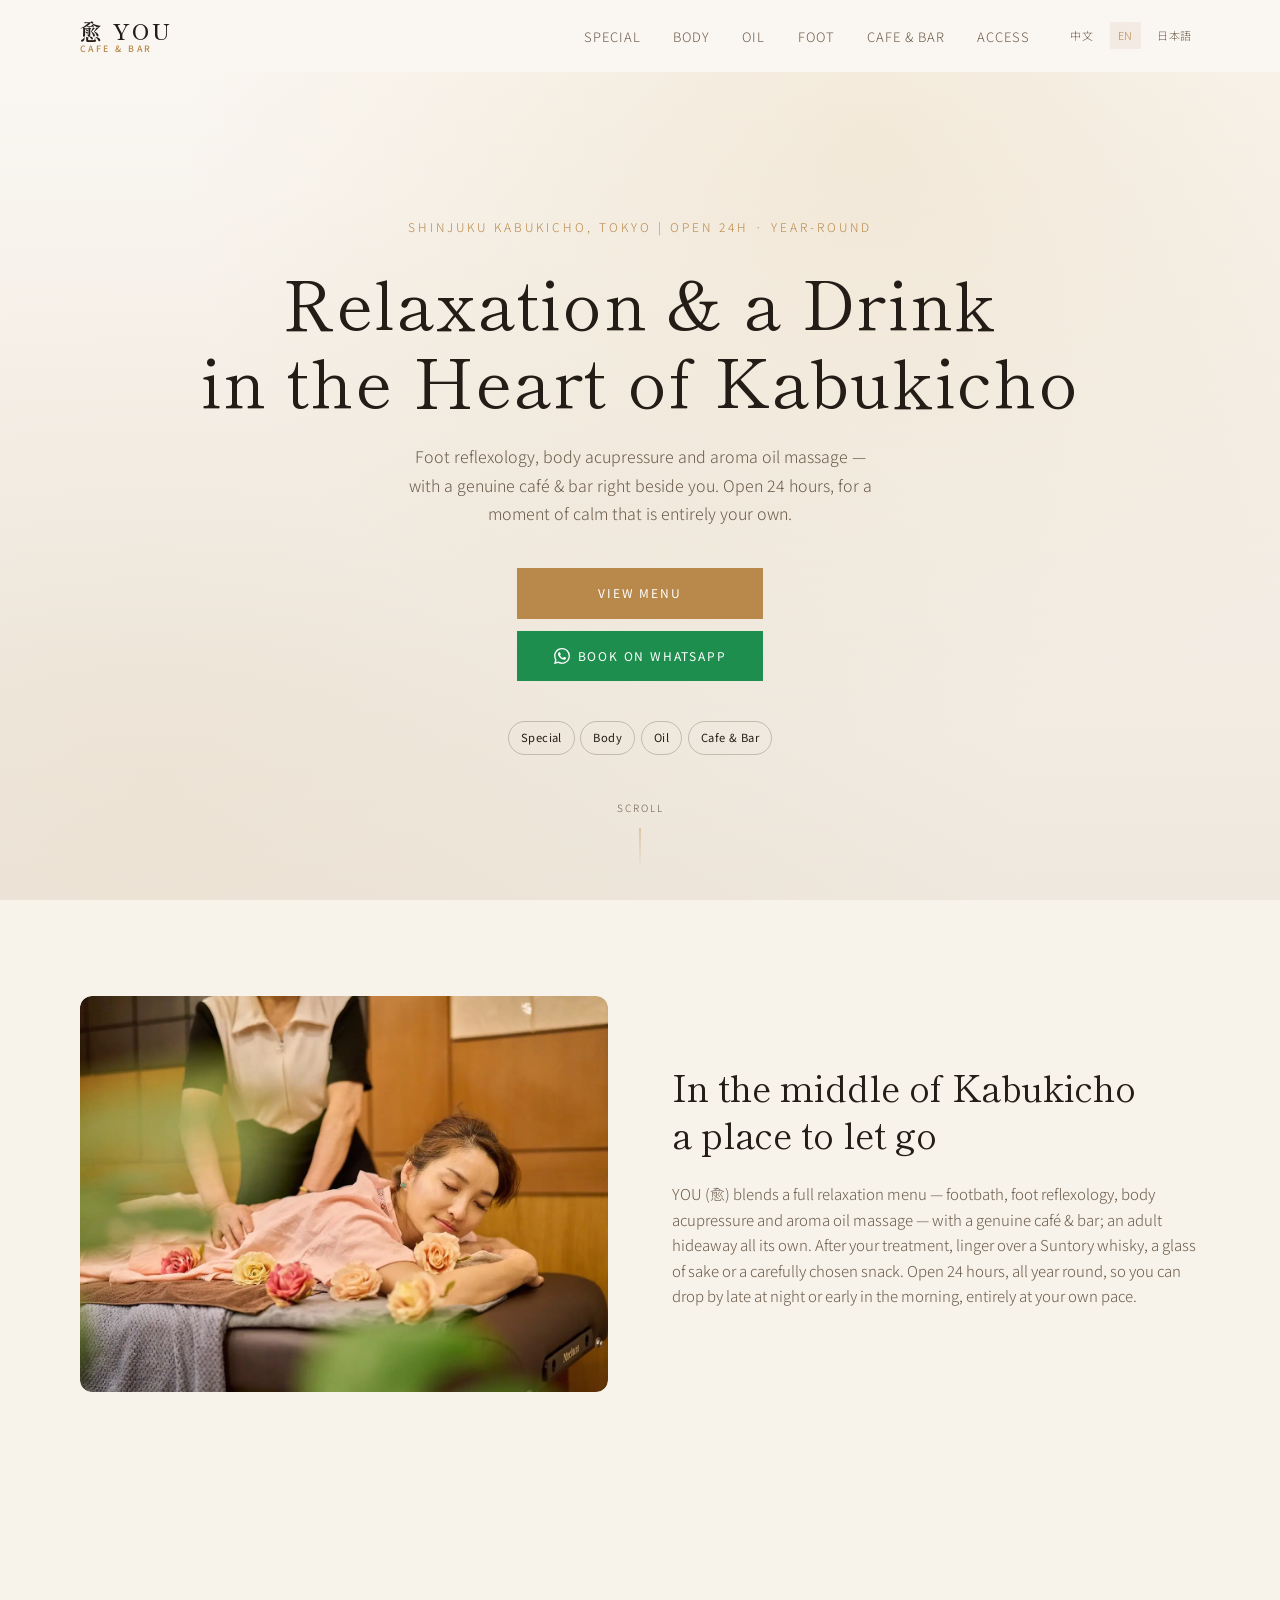
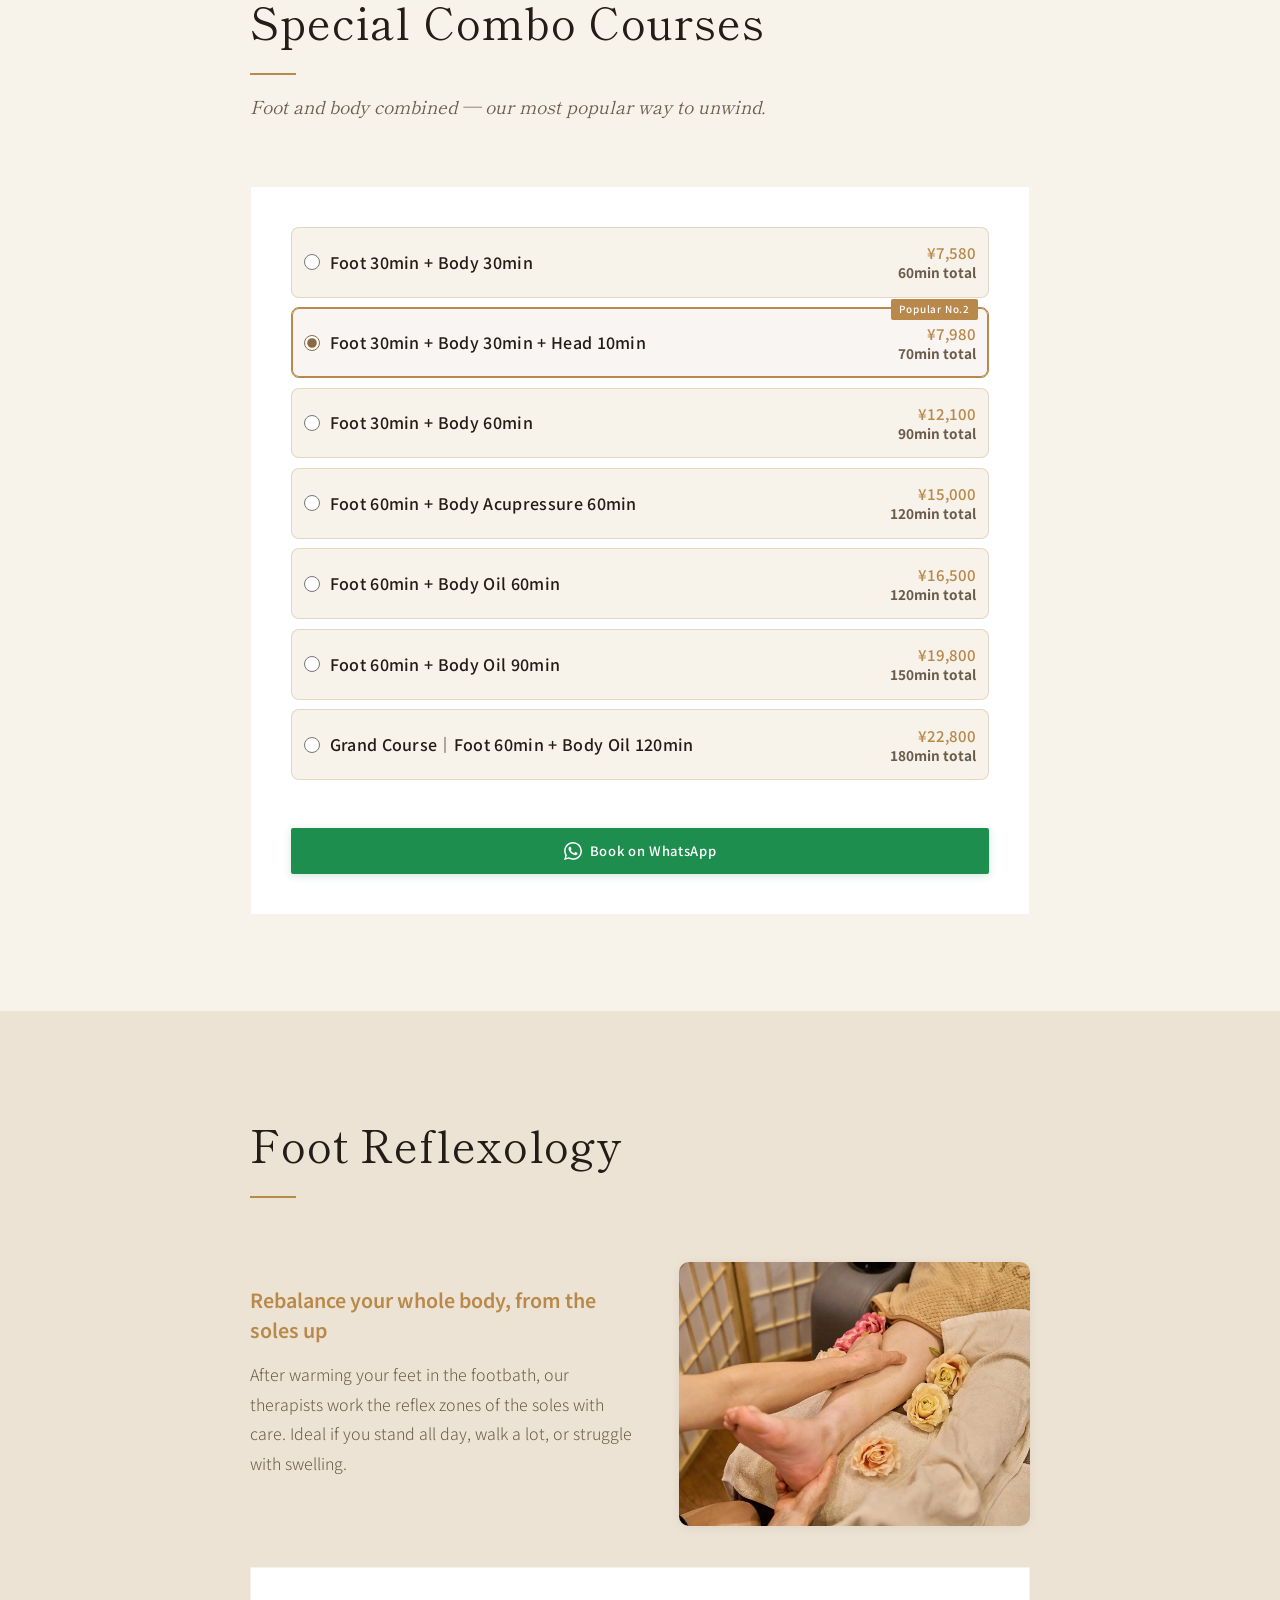
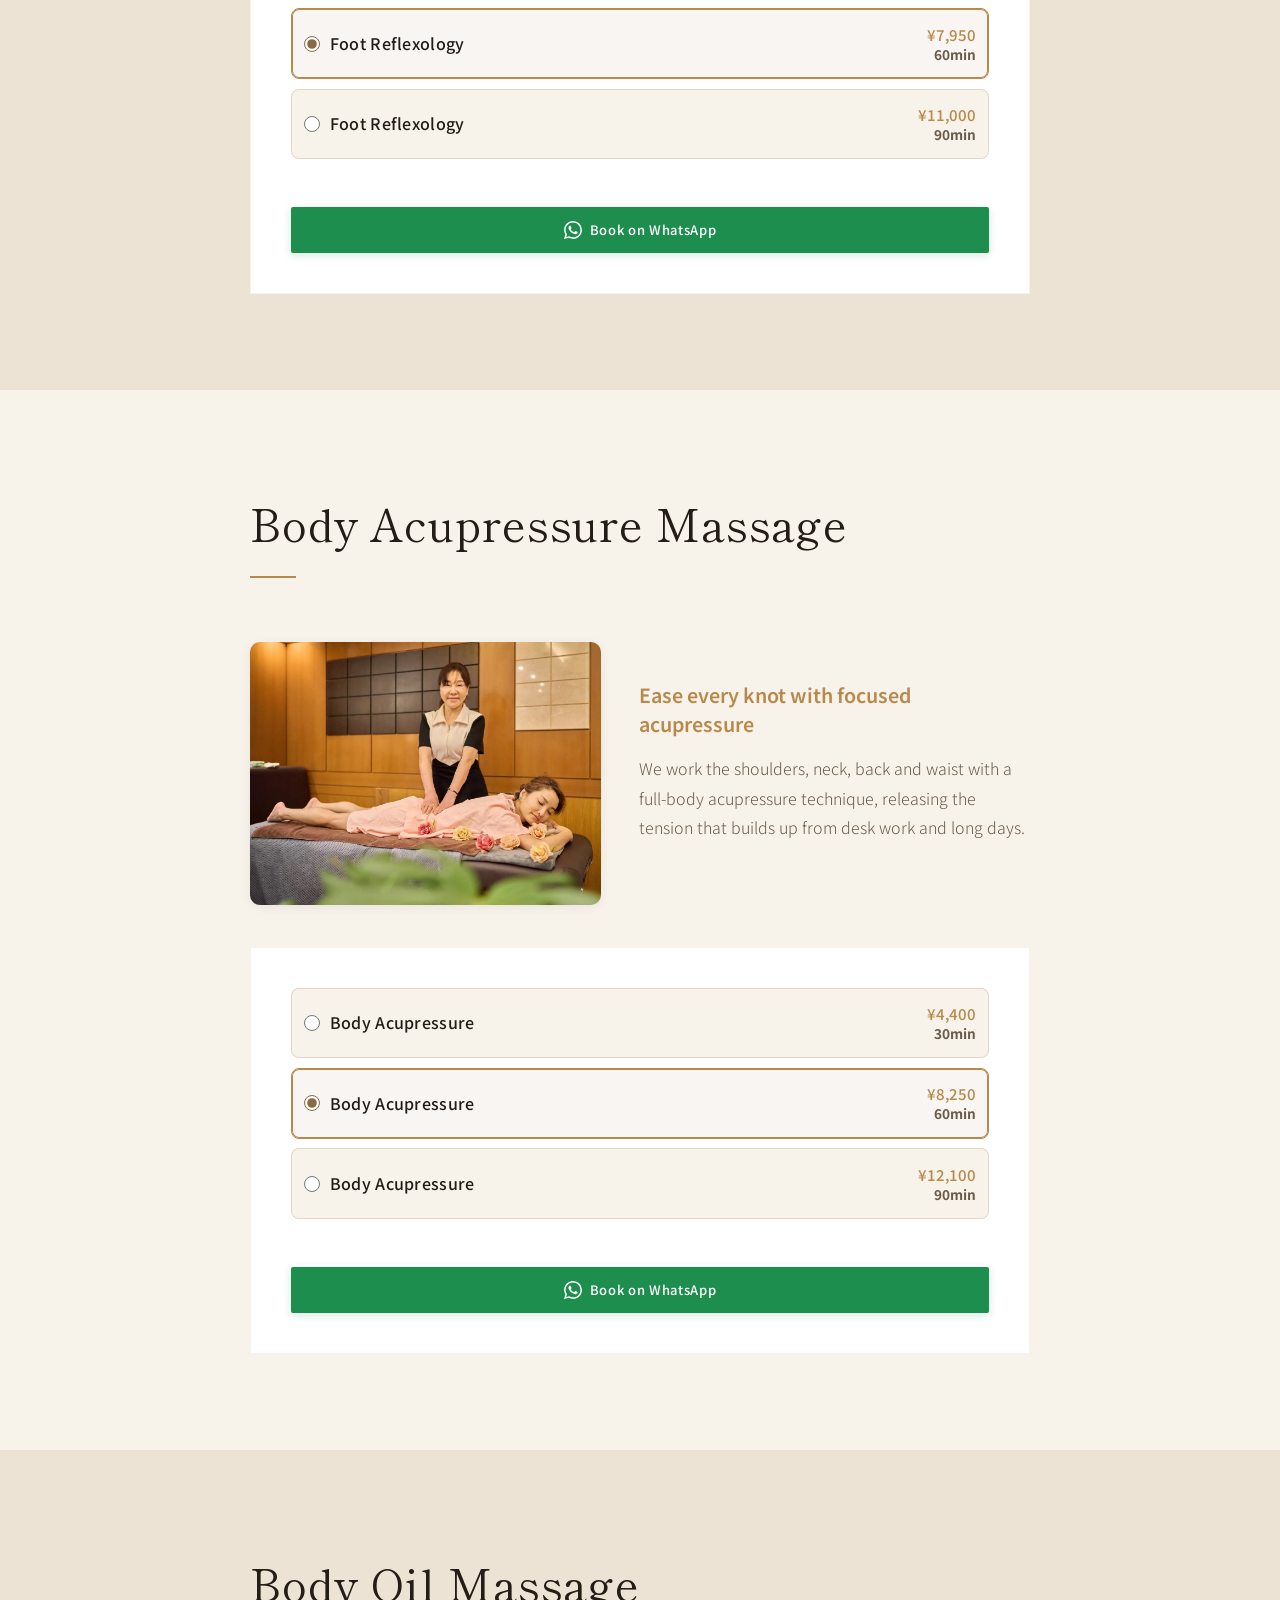
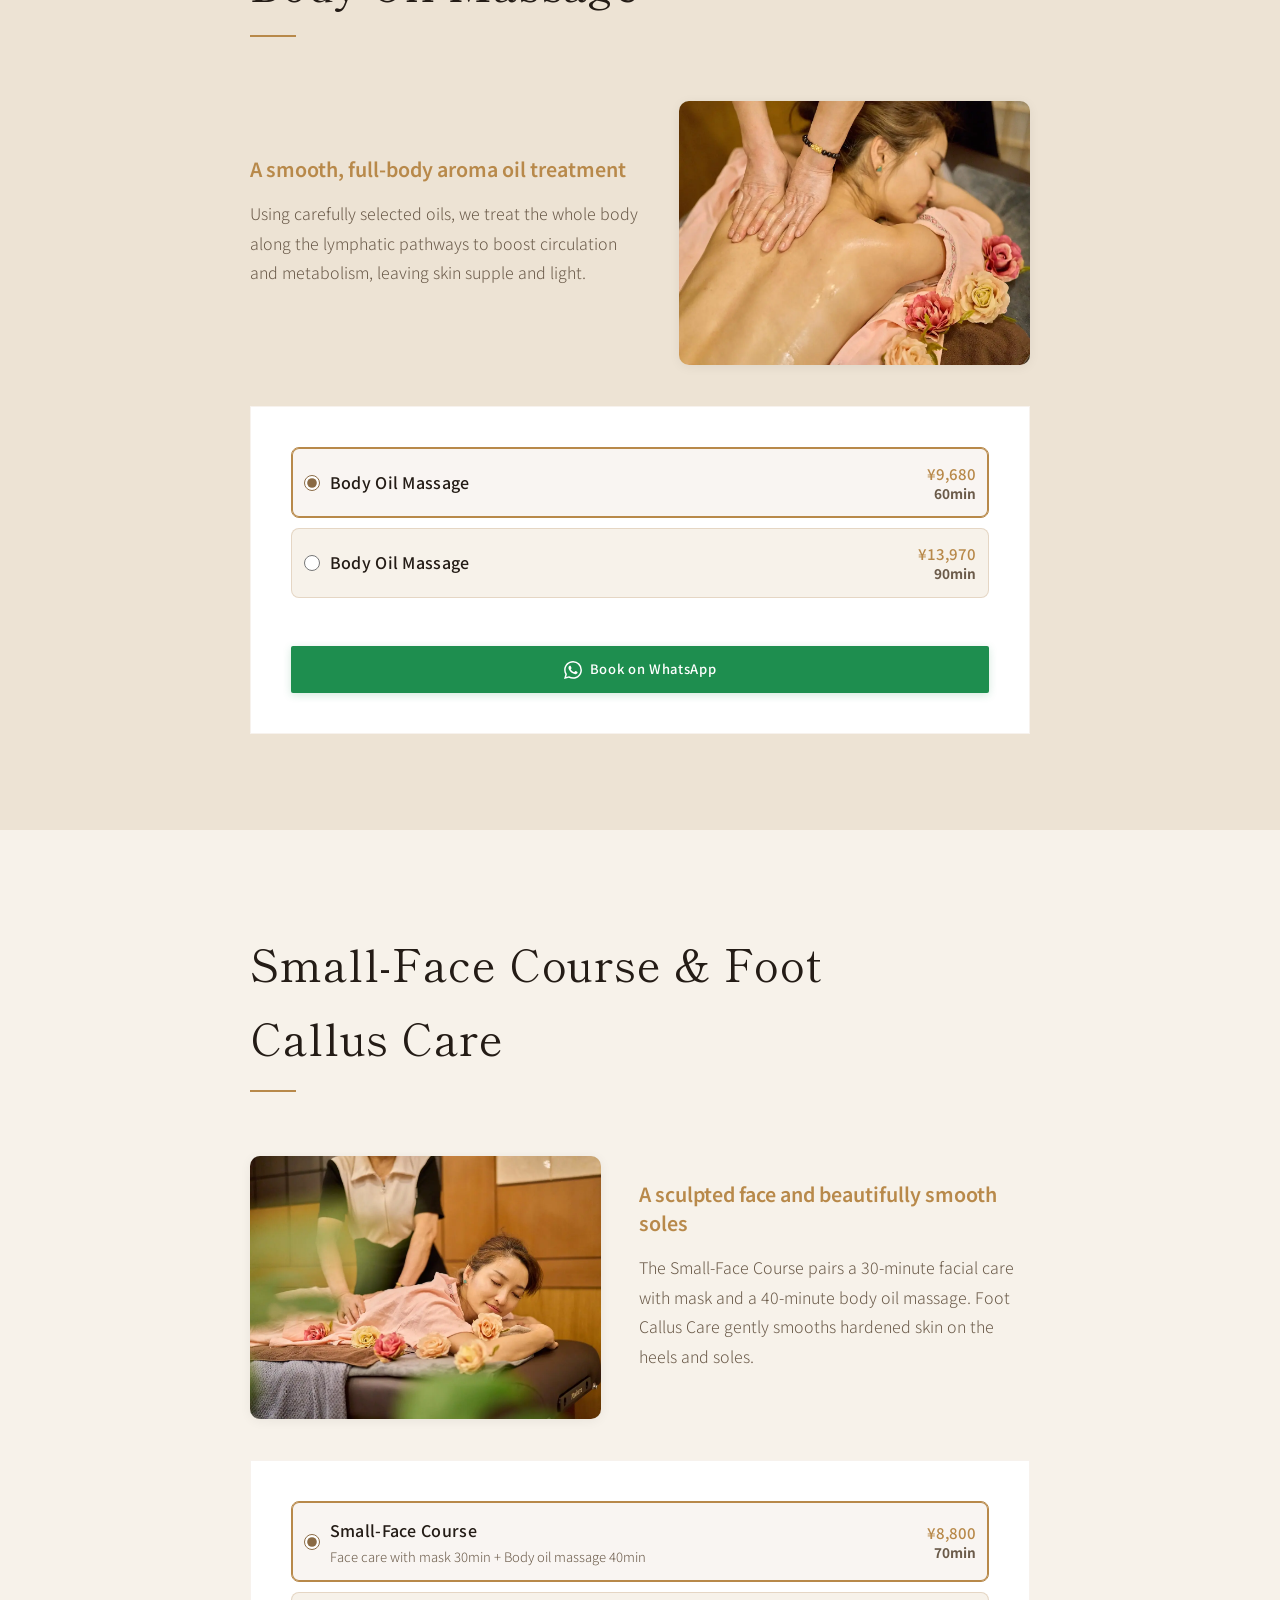
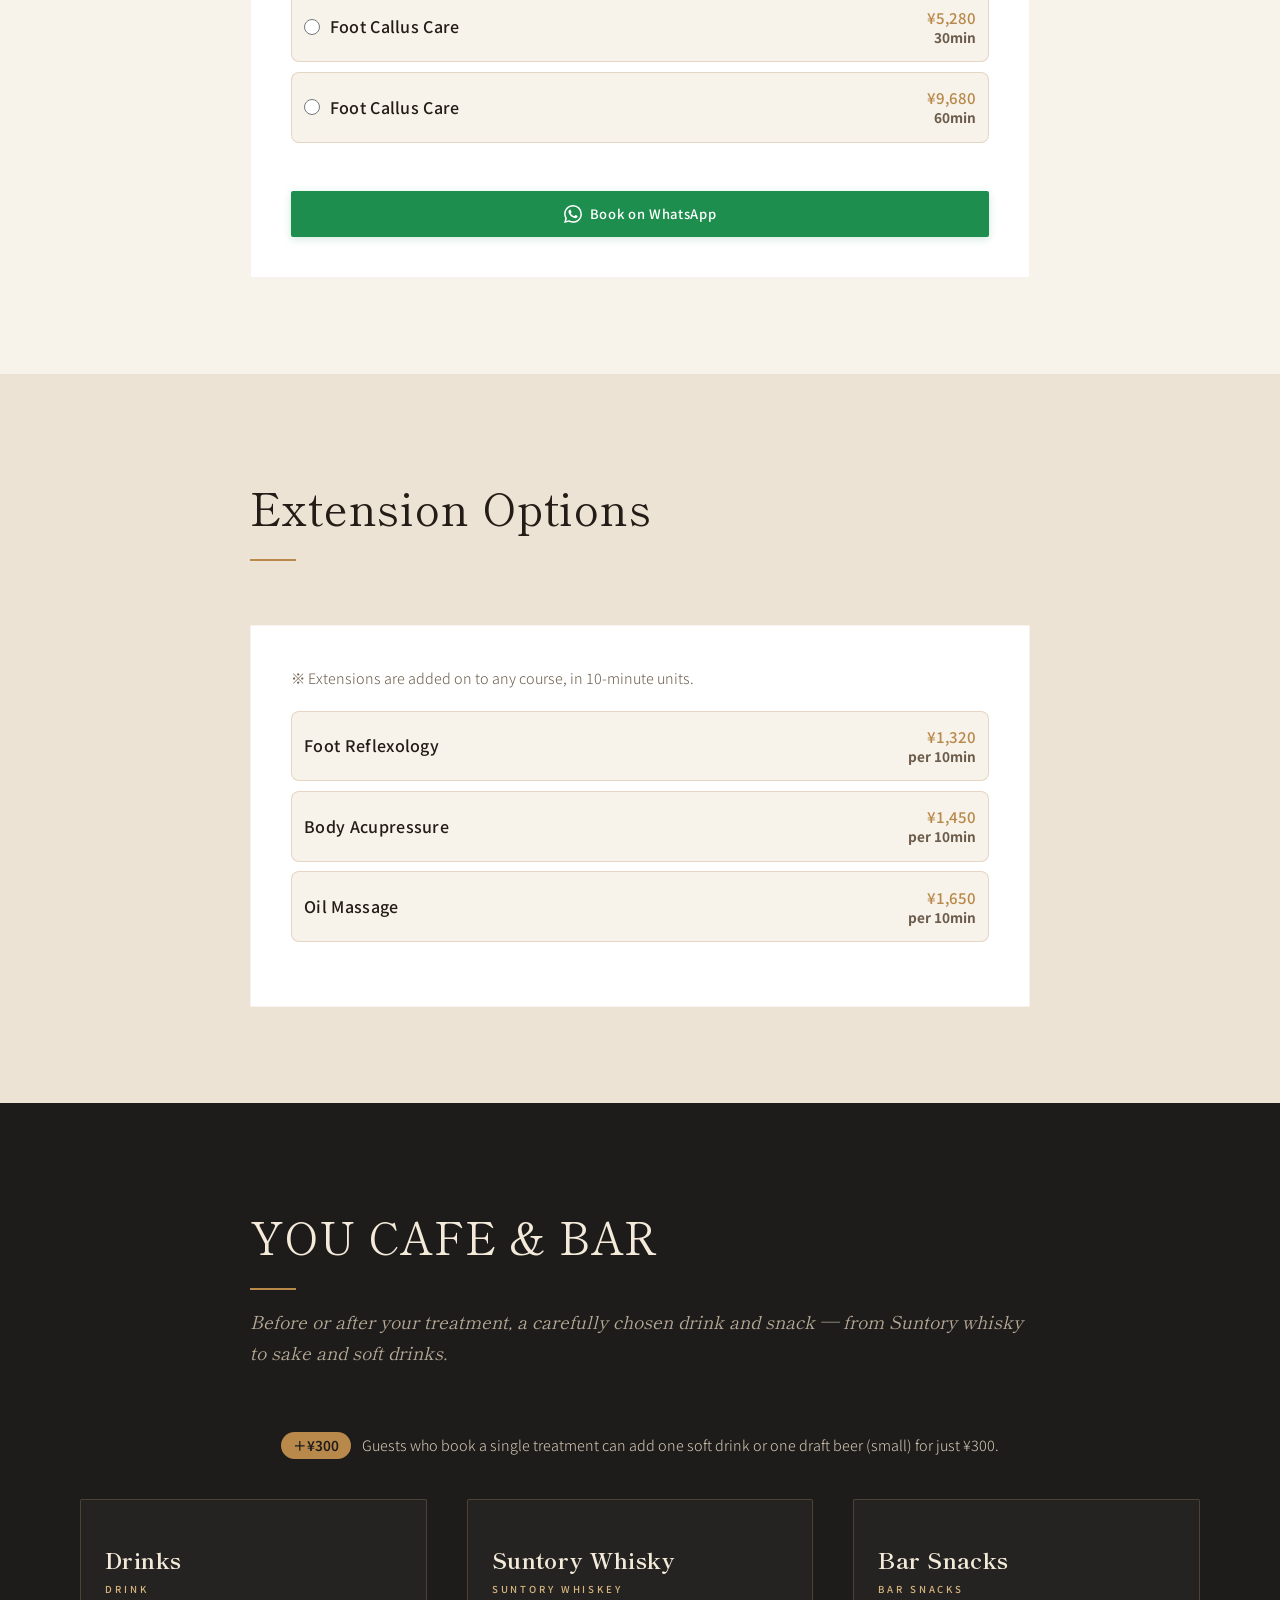
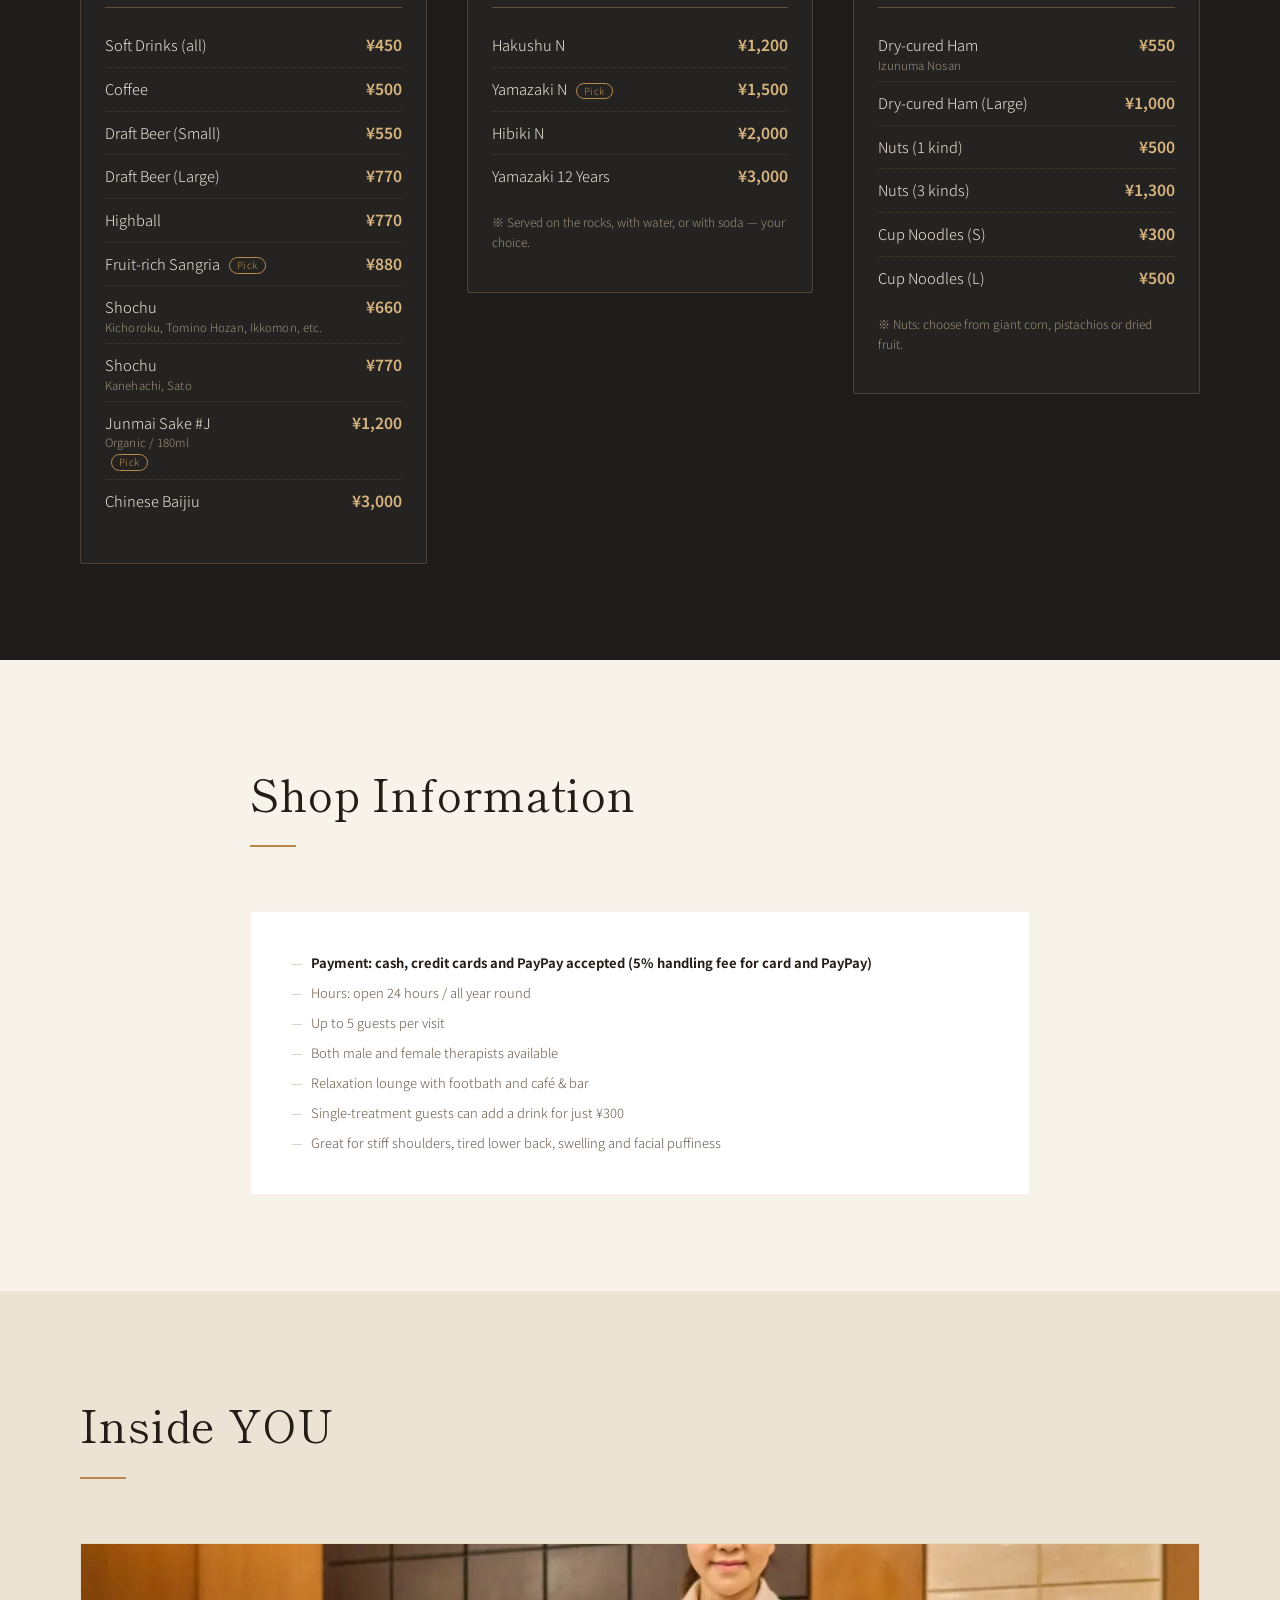
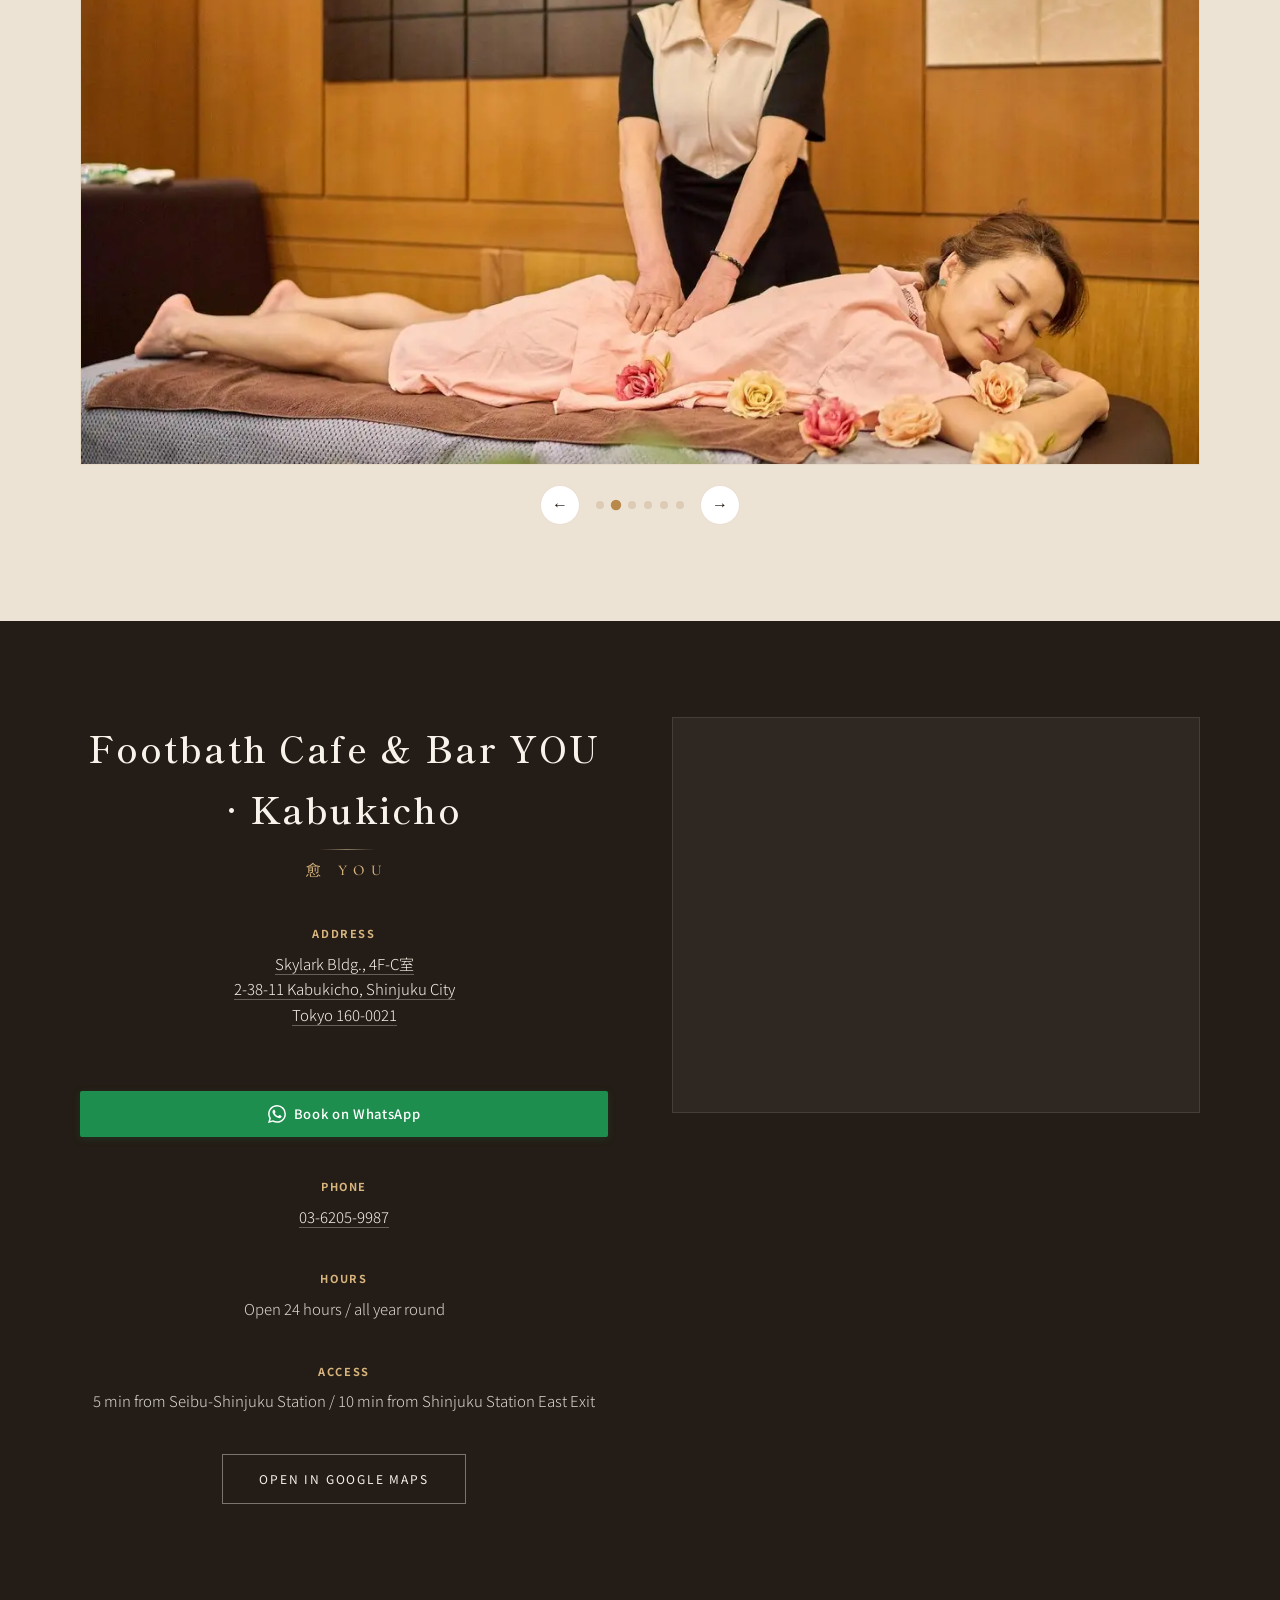
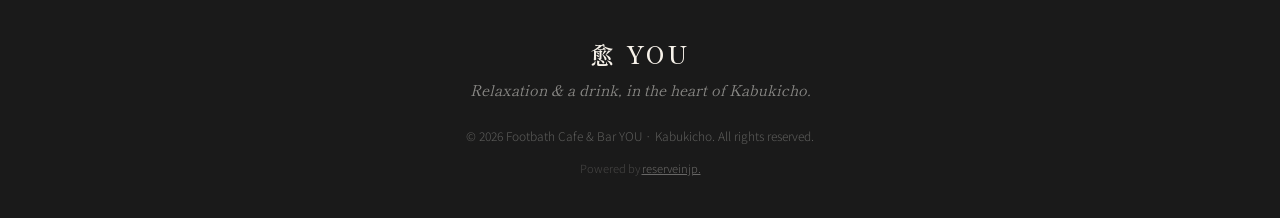
<file: en/index.html>
<!DOCTYPE html>
<html lang="en">
<head>
  <meta charset="UTF-8">
  <meta name="viewport" content="width=device-width, initial-scale=1.0">
  <meta name="description" content="Footbath Cafe & Bar YOU (愈) in Shinjuku Kabukicho, Tokyo. Foot reflexology, body acupressure and aroma oil massage paired with a genuine café & bar. Open 24 hours, all year round — an adult relaxation lounge to unwind any time.">
  <title>Footbath Cafe &amp; Bar YOU (愈) Kabukicho | 24h Relaxation in Shinjuku</title>
  <link rel="preconnect" href="https://fonts.googleapis.com">
  <link rel="preconnect" href="https://fonts.gstatic.com" crossorigin>
  <link href="https://fonts.googleapis.com/css2?family=Cormorant+Garamond:wght@500&family=Noto+Sans+JP:wght@400;500;600&family=Noto+Sans+SC:wght@400;500&family=Shippori+Mincho:wght@500;600&display=swap" rel="stylesheet">
  <link rel="stylesheet" href="../styles.css">
</head>
<body>
  <header class="header" id="header">
    <nav class="nav container">
      <a href="../landing.html" class="logo">愈 YOU<span class="logo-sub">Cafe &amp; Bar</span></a>
      <button class="nav-toggle" aria-label="menu" aria-expanded="false">
        <span></span>
        <span></span>
      </button>
      <div class="nav-menu">
        <ul class="nav-links">
          <li><a href="#special">Special</a></li>
          <li><a href="#body">Body</a></li>
          <li><a href="#oil">Oil</a></li>
          <li><a href="#foot">Foot</a></li>
          <li><a href="#cafebar">Cafe &amp; Bar</a></li>
          <li><a href="#visit">Access</a></li>
        </ul>
        <div class="lang-switch">
          <a href="../cn/index.html">中文</a>
          <a href="../en/index.html" class="active">EN</a>
          <a href="../jp/index.html">日本語</a>
        </div>
      </div>
    </nav>
  </header>

  <main>
    <section class="hero">
      <div class="hero-carousel" id="heroCarousel">
        <div class="hero-slide active" style="background-image: url(../assets/images/room.webp);"></div>
      </div>
      <div class="hero-grid-overlay"></div>
      <div class="hero-content container">
        <p class="hero-tag">Shinjuku Kabukicho, Tokyo | Open 24h · Year-round</p>
        <h1>Relaxation &amp; a Drink<br>in the Heart of Kabukicho</h1>
        <p class="hero-sub">Foot reflexology, body acupressure and aroma oil massage — with a genuine café &amp; bar right beside you. Open 24 hours, for a moment of calm that is entirely your own.</p>
        <div class="hero-cta">
          <a href="#special" class="btn btn-primary">View Menu</a>
          <a href="../booking.html?lang=en" class="btn btn-whatsapp">
            <svg viewBox="0 0 24 24"><path d="M17.472 14.382c-.297-.149-1.758-.867-2.03-.967-.273-.099-.471-.148-.67.15-.197.297-.767.966-.94 1.164-.173.199-.347.223-.644.075-.297-.15-1.255-.463-2.39-1.475-.884-.788-1.48-1.761-1.653-2.059-.173-.297-.018-.458.13-.606.134-.133.298-.347.446-.52.149-.174.198-.298.298-.497.099-.198.05-.371-.025-.52-.075-.149-.669-1.612-.916-2.207-.242-.579-.487-.5-.669-.51-.173-.008-.371-.01-.57-.01-.198 0-.52.074-.792.372-.272.297-1.04 1.016-1.04 2.479 0 1.462 1.065 2.875 1.213 3.074.149.198 2.096 3.2 5.077 4.487.709.306 1.262.489 1.694.625.712.227 1.36.195 1.871.118.571-.085 1.758-.719 2.006-1.413.248-.694.248-1.289.173-1.413-.074-.124-.272-.198-.57-.347m-5.421 7.403h-.004a9.87 9.87 0 01-5.031-1.378l-.361-.214-3.741.982.998-3.648-.235-.374a9.86 9.86 0 01-1.51-5.26c.001-5.45 4.436-9.884 9.888-9.884 2.64 0 5.122 1.03 6.988 2.898a9.825 9.825 0 012.893 6.994c-.003 5.45-4.437 9.884-9.885 9.884m8.413-18.297A11.815 11.815 0 0012.05 0C5.495 0 .16 5.335.157 11.892c0 2.096.547 4.142 1.588 5.945L.057 24l6.305-1.654a11.882 11.882 0 005.683 1.448h.005c6.554 0 11.89-5.335 11.893-11.893a11.821 11.821 0 00-3.48-8.413Z"/></svg>
            Book on WhatsApp
          </a>
        </div>
        <div class="hero-quick-nav">
          <a href="#special" class="hero-nav-pill">Special</a>
          <a href="#body" class="hero-nav-pill">Body</a>
          <a href="#oil" class="hero-nav-pill">Oil</a>
          <a href="#cafebar" class="hero-nav-pill">Cafe &amp; Bar</a>
        </div>
      </div>
      <div class="hero-scroll">
        <span>Scroll</span>
        <div class="scroll-line"></div>
      </div>
    </section>

    <section class="intro section">
      <div class="container intro-grid">
        <div class="intro-text">
          <h2>In the middle of Kabukicho<br>a place to let go</h2>
          <p>YOU (愈) blends a full relaxation menu — footbath, foot reflexology, body acupressure and aroma oil massage — with a genuine café &amp; bar; an adult hideaway all its own. After your treatment, linger over a Suntory whisky, a glass of sake or a carefully chosen snack. Open 24 hours, all year round, so you can drop by late at night or early in the morning, entirely at your own pace.</p>
        </div>
        <div class="intro-features">
          <div class="intro-promo-image">
            <img src="../assets/images/relax.webp" alt="YOU Kabukicho" loading="lazy">
          </div>
        </div>
      </div>
    </section>

    <section class="services section" id="special">
      <div class="container">
        <header class="section-header">
          <h2>Special Combo Courses</h2>
          <p class="section-sub">Foot and body combined — our most popular way to unwind.</p>
        </header>
        <article class="service-card service-card-wide">
          <div class="option-rows">
            <label class="opt-row">
              <input type="radio" name="special-sel" value="Special 1: Foot30 + Body30 (60min)">
              <span class="opt-duration"><span class="opt-name">Foot 30min + Body 30min</span></span>
              <span class="opt-price">¥7,580<small>60min total</small></span>
            </label>
            <label class="opt-row">
              <input type="radio" name="special-sel" value="Special 2: Foot30 + Body30 + Head10 (70min)" checked>
              <span class="opt-duration"><span class="opt-name">Foot 30min + Body 30min + Head 10min<span class="opt-badge">Popular No.2</span></span></span>
              <span class="opt-price">¥7,980<small>70min total</small></span>
            </label>
            <label class="opt-row">
              <input type="radio" name="special-sel" value="Special 3: Foot30 + Body60 (90min)">
              <span class="opt-duration"><span class="opt-name">Foot 30min + Body 60min</span></span>
              <span class="opt-price">¥12,100<small>90min total</small></span>
            </label>
            <label class="opt-row">
              <input type="radio" name="special-sel" value="Special 4: Foot60 + Body Acupressure60 (120min)">
              <span class="opt-duration"><span class="opt-name">Foot 60min + Body Acupressure 60min</span></span>
              <span class="opt-price">¥15,000<small>120min total</small></span>
            </label>
            <label class="opt-row">
              <input type="radio" name="special-sel" value="Special 5: Foot60 + Body Oil60 (120min)">
              <span class="opt-duration"><span class="opt-name">Foot 60min + Body Oil 60min</span></span>
              <span class="opt-price">¥16,500<small>120min total</small></span>
            </label>
            <label class="opt-row">
              <input type="radio" name="special-sel" value="Special 6: Foot60 + Body Oil90 (150min)">
              <span class="opt-duration"><span class="opt-name">Foot 60min + Body Oil 90min</span></span>
              <span class="opt-price">¥19,800<small>150min total</small></span>
            </label>
            <label class="opt-row">
              <input type="radio" name="special-sel" value="Special 7 Grand: Foot60 + Body Oil120 (180min)">
              <span class="opt-duration"><span class="opt-name">Grand Course｜Foot 60min + Body Oil 120min</span></span>
              <span class="opt-price">¥22,800<small>180min total</small></span>
            </label>
          </div>
          <a href="../booking.html?lang=en" class="btn-booking"><svg viewBox="0 0 24 24" width="18" height="18"><path d="M17.472 14.382c-.297-.149-1.758-.867-2.03-.967-.273-.099-.471-.148-.67.15-.197.297-.767.966-.94 1.164-.173.199-.347.223-.644.075-.297-.15-1.255-.463-2.39-1.475-.884-.788-1.48-1.761-1.653-2.059-.173-.297-.018-.458.13-.606.134-.133.298-.347.446-.52.149-.174.198-.298.298-.497.099-.198.05-.371-.025-.52-.075-.149-.669-1.612-.916-2.207-.242-.579-.487-.5-.669-.51-.173-.008-.371-.01-.57-.01-.198 0-.52.074-.792.372-.272.297-1.04 1.016-1.04 2.479 0 1.462 1.065 2.875 1.213 3.074.149.198 2.096 3.2 5.077 4.487.709.306 1.262.489 1.694.625.712.227 1.36.195 1.871.118.571-.085 1.758-.719 2.006-1.413.248-.694.248-1.289.173-1.413-.074-.124-.272-.198-.57-.347m-5.421 7.403h-.004a9.87 9.87 0 01-5.031-1.378l-.361-.214-3.741.982.998-3.648-.235-.374a9.86 9.86 0 01-1.51-5.26c.001-5.45 4.436-9.884 9.888-9.884 2.64 0 5.122 1.03 6.988 2.898a9.825 9.825 0 012.893 6.994c-.003 5.45-4.437 9.884-9.885 9.884m8.413-18.297A11.815 11.815 0 0012.05 0C5.495 0 .16 5.335.157 11.892c0 2.096.547 4.142 1.588 5.945L.057 24l6.305-1.654a11.882 11.882 0 005.683 1.448h.005c6.554 0 11.89-5.335 11.893-11.893a11.821 11.821 0 00-3.48-8.413Z" fill="currentColor"/></svg> Book on WhatsApp</a>
        </article>
      </div>
    </section>

    <section class="services section section-alt" id="foot">
      <div class="container">
        <header class="section-header">
          <h2>Foot Reflexology</h2>
        </header>
        <div class="service-intro">
          <div class="service-photo"><img src="../assets/images/foot.webp" alt="Foot reflexology" loading="lazy"></div>
          <div class="service-desc">
            <p class="service-tagline">Rebalance your whole body, from the soles up</p>
            <p>After warming your feet in the footbath, our therapists work the reflex zones of the soles with care. Ideal if you stand all day, walk a lot, or struggle with swelling.</p>
          </div>
        </div>
        <article class="service-card service-card-wide">
          <div class="option-rows">
            <label class="opt-row">
              <input type="radio" name="foot-sel" value="Foot Massage 60min" checked>
              <span class="opt-duration"><span class="opt-name">Foot Reflexology</span></span>
              <span class="opt-price">¥7,950<small>60min</small></span>
            </label>
            <label class="opt-row">
              <input type="radio" name="foot-sel" value="Foot Massage 90min">
              <span class="opt-duration"><span class="opt-name">Foot Reflexology</span></span>
              <span class="opt-price">¥11,000<small>90min</small></span>
            </label>
          </div>
          <a href="../booking.html?lang=en" class="btn-booking"><svg viewBox="0 0 24 24" width="18" height="18"><path d="M17.472 14.382c-.297-.149-1.758-.867-2.03-.967-.273-.099-.471-.148-.67.15-.197.297-.767.966-.94 1.164-.173.199-.347.223-.644.075-.297-.15-1.255-.463-2.39-1.475-.884-.788-1.48-1.761-1.653-2.059-.173-.297-.018-.458.13-.606.134-.133.298-.347.446-.52.149-.174.198-.298.298-.497.099-.198.05-.371-.025-.52-.075-.149-.669-1.612-.916-2.207-.242-.579-.487-.5-.669-.51-.173-.008-.371-.01-.57-.01-.198 0-.52.074-.792.372-.272.297-1.04 1.016-1.04 2.479 0 1.462 1.065 2.875 1.213 3.074.149.198 2.096 3.2 5.077 4.487.709.306 1.262.489 1.694.625.712.227 1.36.195 1.871.118.571-.085 1.758-.719 2.006-1.413.248-.694.248-1.289.173-1.413-.074-.124-.272-.198-.57-.347m-5.421 7.403h-.004a9.87 9.87 0 01-5.031-1.378l-.361-.214-3.741.982.998-3.648-.235-.374a9.86 9.86 0 01-1.51-5.26c.001-5.45 4.436-9.884 9.888-9.884 2.64 0 5.122 1.03 6.988 2.898a9.825 9.825 0 012.893 6.994c-.003 5.45-4.437 9.884-9.885 9.884m8.413-18.297A11.815 11.815 0 0012.05 0C5.495 0 .16 5.335.157 11.892c0 2.096.547 4.142 1.588 5.945L.057 24l6.305-1.654a11.882 11.882 0 005.683 1.448h.005c6.554 0 11.89-5.335 11.893-11.893a11.821 11.821 0 00-3.48-8.413Z" fill="currentColor"/></svg> Book on WhatsApp</a>
        </article>
      </div>
    </section>

    <section class="services section" id="body">
      <div class="container">
        <header class="section-header">
          <h2>Body Acupressure Massage</h2>
        </header>
        <div class="service-intro">
          <div class="service-photo"><img src="../assets/images/room.webp" alt="Body acupressure massage" loading="lazy"></div>
          <div class="service-desc">
            <p class="service-tagline">Ease every knot with focused acupressure</p>
            <p>We work the shoulders, neck, back and waist with a full-body acupressure technique, releasing the tension that builds up from desk work and long days.</p>
          </div>
        </div>
        <article class="service-card service-card-wide">
          <div class="option-rows">
            <label class="opt-row">
              <input type="radio" name="body-sel" value="Body Acupressure 30min">
              <span class="opt-duration"><span class="opt-name">Body Acupressure</span></span>
              <span class="opt-price">¥4,400<small>30min</small></span>
            </label>
            <label class="opt-row">
              <input type="radio" name="body-sel" value="Body Acupressure 60min" checked>
              <span class="opt-duration"><span class="opt-name">Body Acupressure</span></span>
              <span class="opt-price">¥8,250<small>60min</small></span>
            </label>
            <label class="opt-row">
              <input type="radio" name="body-sel" value="Body Acupressure 90min">
              <span class="opt-duration"><span class="opt-name">Body Acupressure</span></span>
              <span class="opt-price">¥12,100<small>90min</small></span>
            </label>
          </div>
          <a href="../booking.html?lang=en" class="btn-booking"><svg viewBox="0 0 24 24" width="18" height="18"><path d="M17.472 14.382c-.297-.149-1.758-.867-2.03-.967-.273-.099-.471-.148-.67.15-.197.297-.767.966-.94 1.164-.173.199-.347.223-.644.075-.297-.15-1.255-.463-2.39-1.475-.884-.788-1.48-1.761-1.653-2.059-.173-.297-.018-.458.13-.606.134-.133.298-.347.446-.52.149-.174.198-.298.298-.497.099-.198.05-.371-.025-.52-.075-.149-.669-1.612-.916-2.207-.242-.579-.487-.5-.669-.51-.173-.008-.371-.01-.57-.01-.198 0-.52.074-.792.372-.272.297-1.04 1.016-1.04 2.479 0 1.462 1.065 2.875 1.213 3.074.149.198 2.096 3.2 5.077 4.487.709.306 1.262.489 1.694.625.712.227 1.36.195 1.871.118.571-.085 1.758-.719 2.006-1.413.248-.694.248-1.289.173-1.413-.074-.124-.272-.198-.57-.347m-5.421 7.403h-.004a9.87 9.87 0 01-5.031-1.378l-.361-.214-3.741.982.998-3.648-.235-.374a9.86 9.86 0 01-1.51-5.26c.001-5.45 4.436-9.884 9.888-9.884 2.64 0 5.122 1.03 6.988 2.898a9.825 9.825 0 012.893 6.994c-.003 5.45-4.437 9.884-9.885 9.884m8.413-18.297A11.815 11.815 0 0012.05 0C5.495 0 .16 5.335.157 11.892c0 2.096.547 4.142 1.588 5.945L.057 24l6.305-1.654a11.882 11.882 0 005.683 1.448h.005c6.554 0 11.89-5.335 11.893-11.893a11.821 11.821 0 00-3.48-8.413Z" fill="currentColor"/></svg> Book on WhatsApp</a>
        </article>
      </div>
    </section>

    <section class="services section section-alt" id="oil">
      <div class="container">
        <header class="section-header">
          <h2>Body Oil Massage</h2>
        </header>
        <div class="service-intro">
          <div class="service-photo"><img src="../assets/images/oil.webp" alt="Body oil massage" loading="lazy"></div>
          <div class="service-desc">
            <p class="service-tagline">A smooth, full-body aroma oil treatment</p>
            <p>Using carefully selected oils, we treat the whole body along the lymphatic pathways to boost circulation and metabolism, leaving skin supple and light.</p>
          </div>
        </div>
        <article class="service-card service-card-wide">
          <div class="option-rows">
            <label class="opt-row">
              <input type="radio" name="oil-sel" value="Body Oil Massage 60min" checked>
              <span class="opt-duration"><span class="opt-name">Body Oil Massage</span></span>
              <span class="opt-price">¥9,680<small>60min</small></span>
            </label>
            <label class="opt-row">
              <input type="radio" name="oil-sel" value="Body Oil Massage 90min">
              <span class="opt-duration"><span class="opt-name">Body Oil Massage</span></span>
              <span class="opt-price">¥13,970<small>90min</small></span>
            </label>
          </div>
          <a href="../booking.html?lang=en" class="btn-booking"><svg viewBox="0 0 24 24" width="18" height="18"><path d="M17.472 14.382c-.297-.149-1.758-.867-2.03-.967-.273-.099-.471-.148-.67.15-.197.297-.767.966-.94 1.164-.173.199-.347.223-.644.075-.297-.15-1.255-.463-2.39-1.475-.884-.788-1.48-1.761-1.653-2.059-.173-.297-.018-.458.13-.606.134-.133.298-.347.446-.52.149-.174.198-.298.298-.497.099-.198.05-.371-.025-.52-.075-.149-.669-1.612-.916-2.207-.242-.579-.487-.5-.669-.51-.173-.008-.371-.01-.57-.01-.198 0-.52.074-.792.372-.272.297-1.04 1.016-1.04 2.479 0 1.462 1.065 2.875 1.213 3.074.149.198 2.096 3.2 5.077 4.487.709.306 1.262.489 1.694.625.712.227 1.36.195 1.871.118.571-.085 1.758-.719 2.006-1.413.248-.694.248-1.289.173-1.413-.074-.124-.272-.198-.57-.347m-5.421 7.403h-.004a9.87 9.87 0 01-5.031-1.378l-.361-.214-3.741.982.998-3.648-.235-.374a9.86 9.86 0 01-1.51-5.26c.001-5.45 4.436-9.884 9.888-9.884 2.64 0 5.122 1.03 6.988 2.898a9.825 9.825 0 012.893 6.994c-.003 5.45-4.437 9.884-9.885 9.884m8.413-18.297A11.815 11.815 0 0012.05 0C5.495 0 .16 5.335.157 11.892c0 2.096.547 4.142 1.588 5.945L.057 24l6.305-1.654a11.882 11.882 0 005.683 1.448h.005c6.554 0 11.89-5.335 11.893-11.893a11.821 11.821 0 00-3.48-8.413Z" fill="currentColor"/></svg> Book on WhatsApp</a>
        </article>
      </div>
    </section>

    <section class="services section" id="face">
      <div class="container">
        <header class="section-header">
          <h2>Small-Face Course &amp; Foot Callus Care</h2>
        </header>
        <div class="service-intro">
          <div class="service-photo"><img src="../assets/images/relax.webp" alt="Small-face course" loading="lazy"></div>
          <div class="service-desc">
            <p class="service-tagline">A sculpted face and beautifully smooth soles</p>
            <p>The Small-Face Course pairs a 30-minute facial care with mask and a 40-minute body oil massage. Foot Callus Care gently smooths hardened skin on the heels and soles.</p>
          </div>
        </div>
        <article class="service-card service-card-wide">
          <div class="option-rows">
            <label class="opt-row">
              <input type="radio" name="face-sel" value="Small Face Course (Face Pack 30min + Body Oil 40min) 70min" checked>
              <span class="opt-duration"><span class="opt-name">Small-Face Course</span><span class="opt-sub">Face care with mask 30min + Body oil massage 40min</span></span>
              <span class="opt-price">¥8,800<small>70min</small></span>
            </label>
            <label class="opt-row">
              <input type="radio" name="face-sel" value="Foot Callus Care 30min">
              <span class="opt-duration"><span class="opt-name">Foot Callus Care</span></span>
              <span class="opt-price">¥5,280<small>30min</small></span>
            </label>
            <label class="opt-row">
              <input type="radio" name="face-sel" value="Foot Callus Care 60min">
              <span class="opt-duration"><span class="opt-name">Foot Callus Care</span></span>
              <span class="opt-price">¥9,680<small>60min</small></span>
            </label>
          </div>
          <a href="../booking.html?lang=en" class="btn-booking"><svg viewBox="0 0 24 24" width="18" height="18"><path d="M17.472 14.382c-.297-.149-1.758-.867-2.03-.967-.273-.099-.471-.148-.67.15-.197.297-.767.966-.94 1.164-.173.199-.347.223-.644.075-.297-.15-1.255-.463-2.39-1.475-.884-.788-1.48-1.761-1.653-2.059-.173-.297-.018-.458.13-.606.134-.133.298-.347.446-.52.149-.174.198-.298.298-.497.099-.198.05-.371-.025-.52-.075-.149-.669-1.612-.916-2.207-.242-.579-.487-.5-.669-.51-.173-.008-.371-.01-.57-.01-.198 0-.52.074-.792.372-.272.297-1.04 1.016-1.04 2.479 0 1.462 1.065 2.875 1.213 3.074.149.198 2.096 3.2 5.077 4.487.709.306 1.262.489 1.694.625.712.227 1.36.195 1.871.118.571-.085 1.758-.719 2.006-1.413.248-.694.248-1.289.173-1.413-.074-.124-.272-.198-.57-.347m-5.421 7.403h-.004a9.87 9.87 0 01-5.031-1.378l-.361-.214-3.741.982.998-3.648-.235-.374a9.86 9.86 0 01-1.51-5.26c.001-5.45 4.436-9.884 9.888-9.884 2.64 0 5.122 1.03 6.988 2.898a9.825 9.825 0 012.893 6.994c-.003 5.45-4.437 9.884-9.885 9.884m8.413-18.297A11.815 11.815 0 0012.05 0C5.495 0 .16 5.335.157 11.892c0 2.096.547 4.142 1.588 5.945L.057 24l6.305-1.654a11.882 11.882 0 005.683 1.448h.005c6.554 0 11.89-5.335 11.893-11.893a11.821 11.821 0 00-3.48-8.413Z" fill="currentColor"/></svg> Book on WhatsApp</a>
        </article>
      </div>
    </section>

    <section class="services section section-alt" id="option">
      <div class="container">
        <header class="section-header">
          <h2>Extension Options</h2>
        </header>
        <article class="service-card service-card-wide">
          <p class="option-note">※ Extensions are added on to any course, in 10-minute units.</p>
          <div class="option-rows">
            <div class="opt-row opt-static"><span class="opt-duration"><span class="opt-name">Foot Reflexology</span></span><span class="opt-price">¥1,320<small>per 10min</small></span></div>
            <div class="opt-row opt-static"><span class="opt-duration"><span class="opt-name">Body Acupressure</span></span><span class="opt-price">¥1,450<small>per 10min</small></span></div>
            <div class="opt-row opt-static"><span class="opt-duration"><span class="opt-name">Oil Massage</span></span><span class="opt-price">¥1,650<small>per 10min</small></span></div>
          </div>
        </article>
      </div>
    </section>

    <section class="services section cafebar-section" id="cafebar">
      <div class="container">
        <header class="section-header">
          <h2>YOU CAFE &amp; BAR</h2>
          <p class="section-sub">Before or after your treatment, a carefully chosen drink and snack — from Suntory whisky to sake and soft drinks.</p>
        </header>
        <p class="cafe-promo"><span class="cafe-promo-badge">＋¥300</span> Guests who book a single treatment can add one soft drink or one draft beer (small) for just ¥300.</p>
        <div class="cafe-grid">
          <div class="cafe-block">
            <h3 class="cafe-block-title">Drinks <span>Drink</span></h3>
            <div class="cafe-rows">
              <div class="cafe-row"><span class="cafe-name">Soft Drinks (all)</span><span class="cafe-price">¥450</span></div>
              <div class="cafe-row"><span class="cafe-name">Coffee</span><span class="cafe-price">¥500</span></div>
              <div class="cafe-row"><span class="cafe-name">Draft Beer (Small)</span><span class="cafe-price">¥550</span></div>
              <div class="cafe-row"><span class="cafe-name">Draft Beer (Large)</span><span class="cafe-price">¥770</span></div>
              <div class="cafe-row"><span class="cafe-name">Highball</span><span class="cafe-price">¥770</span></div>
              <div class="cafe-row"><span class="cafe-name">Fruit-rich Sangria <span class="cafe-rec">Pick</span></span><span class="cafe-price">¥880</span></div>
              <div class="cafe-row"><span class="cafe-name">Shochu <span class="cafe-desc">Kichoroku, Tomino Hozan, Ikkomon, etc.</span></span><span class="cafe-price">¥660</span></div>
              <div class="cafe-row"><span class="cafe-name">Shochu <span class="cafe-desc">Kanehachi, Sato</span></span><span class="cafe-price">¥770</span></div>
              <div class="cafe-row"><span class="cafe-name">Junmai Sake #J <span class="cafe-desc">Organic / 180ml</span> <span class="cafe-rec">Pick</span></span><span class="cafe-price">¥1,200</span></div>
              <div class="cafe-row"><span class="cafe-name">Chinese Baijiu</span><span class="cafe-price">¥3,000</span></div>
            </div>
          </div>
          <div class="cafe-block">
            <h3 class="cafe-block-title">Suntory Whisky <span>Suntory Whiskey</span></h3>
            <div class="cafe-rows">
              <div class="cafe-row"><span class="cafe-name">Hakushu N</span><span class="cafe-price">¥1,200</span></div>
              <div class="cafe-row"><span class="cafe-name">Yamazaki N <span class="cafe-rec">Pick</span></span><span class="cafe-price">¥1,500</span></div>
              <div class="cafe-row"><span class="cafe-name">Hibiki N</span><span class="cafe-price">¥2,000</span></div>
              <div class="cafe-row"><span class="cafe-name">Yamazaki 12 Years</span><span class="cafe-price">¥3,000</span></div>
            </div>
            <p class="cafe-note">※ Served on the rocks, with water, or with soda — your choice.</p>
          </div>
          <div class="cafe-block">
            <h3 class="cafe-block-title">Bar Snacks <span>Bar Snacks</span></h3>
            <div class="cafe-rows">
              <div class="cafe-row"><span class="cafe-name">Dry-cured Ham <span class="cafe-desc">Izunuma Nosan</span></span><span class="cafe-price">¥550</span></div>
              <div class="cafe-row"><span class="cafe-name">Dry-cured Ham (Large)</span><span class="cafe-price">¥1,000</span></div>
              <div class="cafe-row"><span class="cafe-name">Nuts (1 kind)</span><span class="cafe-price">¥500</span></div>
              <div class="cafe-row"><span class="cafe-name">Nuts (3 kinds)</span><span class="cafe-price">¥1,300</span></div>
              <div class="cafe-row"><span class="cafe-name">Cup Noodles (S)</span><span class="cafe-price">¥300</span></div>
              <div class="cafe-row"><span class="cafe-name">Cup Noodles (L)</span><span class="cafe-price">¥500</span></div>
            </div>
            <p class="cafe-note">※ Nuts: choose from giant corn, pistachios or dried fruit.</p>
          </div>
        </div>
      </div>
    </section>

    <section class="services section" id="info">
      <div class="container">
        <header class="section-header">
          <h2>Shop Information</h2>
        </header>
        <article class="service-card service-card-wide">
          <ul class="includes">
            <li><strong>Payment: cash, credit cards and PayPay accepted (5% handling fee for card and PayPay)</strong></li>
            <li>Hours: open 24 hours / all year round</li>
            <li>Up to 5 guests per visit</li>
            <li>Both male and female therapists available</li>
            <li>Relaxation lounge with footbath and café &amp; bar</li>
            <li>Single-treatment guests can add a drink for just ¥300</li>
            <li>Great for stiff shoulders, tired lower back, swelling and facial puffiness</li>
          </ul>
        </article>
      </div>
    </section>

    <section class="env-carousel-section" aria-label="Interior">
      <div class="container">
        <header class="section-header">
          <h2>Inside YOU</h2>
        </header>
        <div class="env-carousel" id="envCarousel">
          <div class="env-carousel-track" id="envTrack">
            <div class="env-carousel-slide">
              <img src="../assets/images/interior.webp" alt="YOU interior" loading="lazy">
            </div>
            <div class="env-carousel-slide">
              <img src="../assets/images/room.webp" alt="YOU treatment room" loading="lazy">
            </div>
            <div class="env-carousel-slide">
              <img src="../assets/images/oil.webp" alt="YOU oil massage" loading="lazy">
            </div>
            <div class="env-carousel-slide">
              <img src="../assets/images/foot.webp" alt="YOU foot reflexology" loading="lazy">
            </div>
            <div class="env-carousel-slide">
              <img src="../assets/images/relax.webp" alt="YOU relaxation" loading="lazy">
            </div>
            <div class="env-carousel-slide">
              <img src="../assets/images/bar.webp" alt="YOU cafe & bar" loading="lazy">
            </div>
          </div>
        </div>
        <div class="env-carousel-nav">
          <button class="env-carousel-btn" id="envPrev" aria-label="prev">&larr;</button>
          <div class="env-dots" id="envDots"></div>
          <button class="env-carousel-btn" id="envNext" aria-label="next">&rarr;</button>
        </div>
      </div>
    </section>

    <section class="visit section" id="visit">
      <div class="container visit-grid">
        <div class="visit-info">
          <h2>Footbath Cafe &amp; Bar YOU · Kabukicho<span class="visit-romaji">愈 YOU</span></h2>
          <div class="visit-details">
            <div class="visit-item">
              <h4>Address</h4>
              <p><a href="https://maps.app.goo.gl/ToGRoEEhcjUyYEqF8" target="_blank" rel="noopener noreferrer">Skylark Bldg., 4F-C室<br>2-38-11 Kabukicho, Shinjuku City<br>Tokyo 160-0021</a></p>
            </div>
            <a href="../booking.html?lang=en" class="btn-booking">
              <svg viewBox="0 0 24 24" width="18" height="18"><path d="M17.472 14.382c-.297-.149-1.758-.867-2.03-.967-.273-.099-.471-.148-.67.15-.197.297-.767.966-.94 1.164-.173.199-.347.223-.644.075-.297-.15-1.255-.463-2.39-1.475-.884-.788-1.48-1.761-1.653-2.059-.173-.297-.018-.458.13-.606.134-.133.298-.347.446-.52.149-.174.198-.298.298-.497.099-.198.05-.371-.025-.52-.075-.149-.669-1.612-.916-2.207-.242-.579-.487-.5-.669-.51-.173-.008-.371-.01-.57-.01-.198 0-.52.074-.792.372-.272.297-1.04 1.016-1.04 2.479 0 1.462 1.065 2.875 1.213 3.074.149.198 2.096 3.2 5.077 4.487.709.306 1.262.489 1.694.625.712.227 1.36.195 1.871.118.571-.085 1.758-.719 2.006-1.413.248-.694.248-1.289.173-1.413-.074-.124-.272-.198-.57-.347m-5.421 7.403h-.004a9.87 9.87 0 01-5.031-1.378l-.361-.214-3.741.982.998-3.648-.235-.374a9.86 9.86 0 01-1.51-5.26c.001-5.45 4.436-9.884 9.888-9.884 2.64 0 5.122 1.03 6.988 2.898a9.825 9.825 0 012.893 6.994c-.003 5.45-4.437 9.884-9.885 9.884m8.413-18.297A11.815 11.815 0 0012.05 0C5.495 0 .16 5.335.157 11.892c0 2.096.547 4.142 1.588 5.945L.057 24l6.305-1.654a11.882 11.882 0 005.683 1.448h.005c6.554 0 11.89-5.335 11.893-11.893a11.821 11.821 0 00-3.48-8.413Z" fill="currentColor"/></svg>
              Book on WhatsApp
            </a>
            <div class="visit-item">
              <h4>Phone</h4>
              <p><a href="tel:+81362059987">03-6205-9987</a></p>
            </div>
            <div class="visit-item">
              <h4>Hours</h4>
              <p>Open 24 hours / all year round</p>
            </div>
            <div class="visit-item">
              <h4>Access</h4>
              <p>5 min from Seibu-Shinjuku Station / 10 min from Shinjuku Station East Exit</p>
            </div>
          </div>
          <a href="https://maps.app.goo.gl/ToGRoEEhcjUyYEqF8" target="_blank" rel="noopener noreferrer" class="btn btn-outline">Open in Google Maps</a>
        </div>
        <div class="visit-map" style="position:relative;">
          <iframe
            title="愈 YOU 新宿歌舞伎町店 map"
            src="https://maps.google.com/maps?q=%E6%84%88%20%E6%96%B0%E5%AE%BF%E6%AD%8C%E8%88%9E%E4%BC%8E%E7%94%BA%E5%BA%97&ftid=0x60188db2ce399e4f:0x47cb230fac60be3e&z=17&output=embed"
            width="100%"
            height="100%"
            style="border:0;pointer-events:none;"
            loading="lazy"
            referrerpolicy="no-referrer-when-downgrade"></iframe>
          <a href="https://maps.app.goo.gl/ToGRoEEhcjUyYEqF8" target="_blank" rel="noopener noreferrer" class="visit-map-link" aria-label="Open YU YOU in Google Maps" style="position:absolute;inset:0;z-index:2;"></a>
        </div>
      </div>
    </section>
  </main>

  <footer class="footer">
    <div class="container footer-inner">
      <span class="logo">愈 YOU</span>
      <p class="footer-tagline">Relaxation &amp; a drink, in the heart of Kabukicho.</p>
      <p class="footer-copy">&copy; 2026 Footbath Cafe &amp; Bar YOU · Kabukicho. All rights reserved.</p>
      <p class="footer-powered">Powered by <a href="https://reserveinjp.com/" target="_blank" rel="noopener">reserveinjp.</a></p>
    </div>
  </footer>

<button class="back-to-top" id="backToTop" aria-label="Back to top" title="Back to top">&uarr;</button>
  <script src="../script.js"></script>
</body>
</html>
</file>
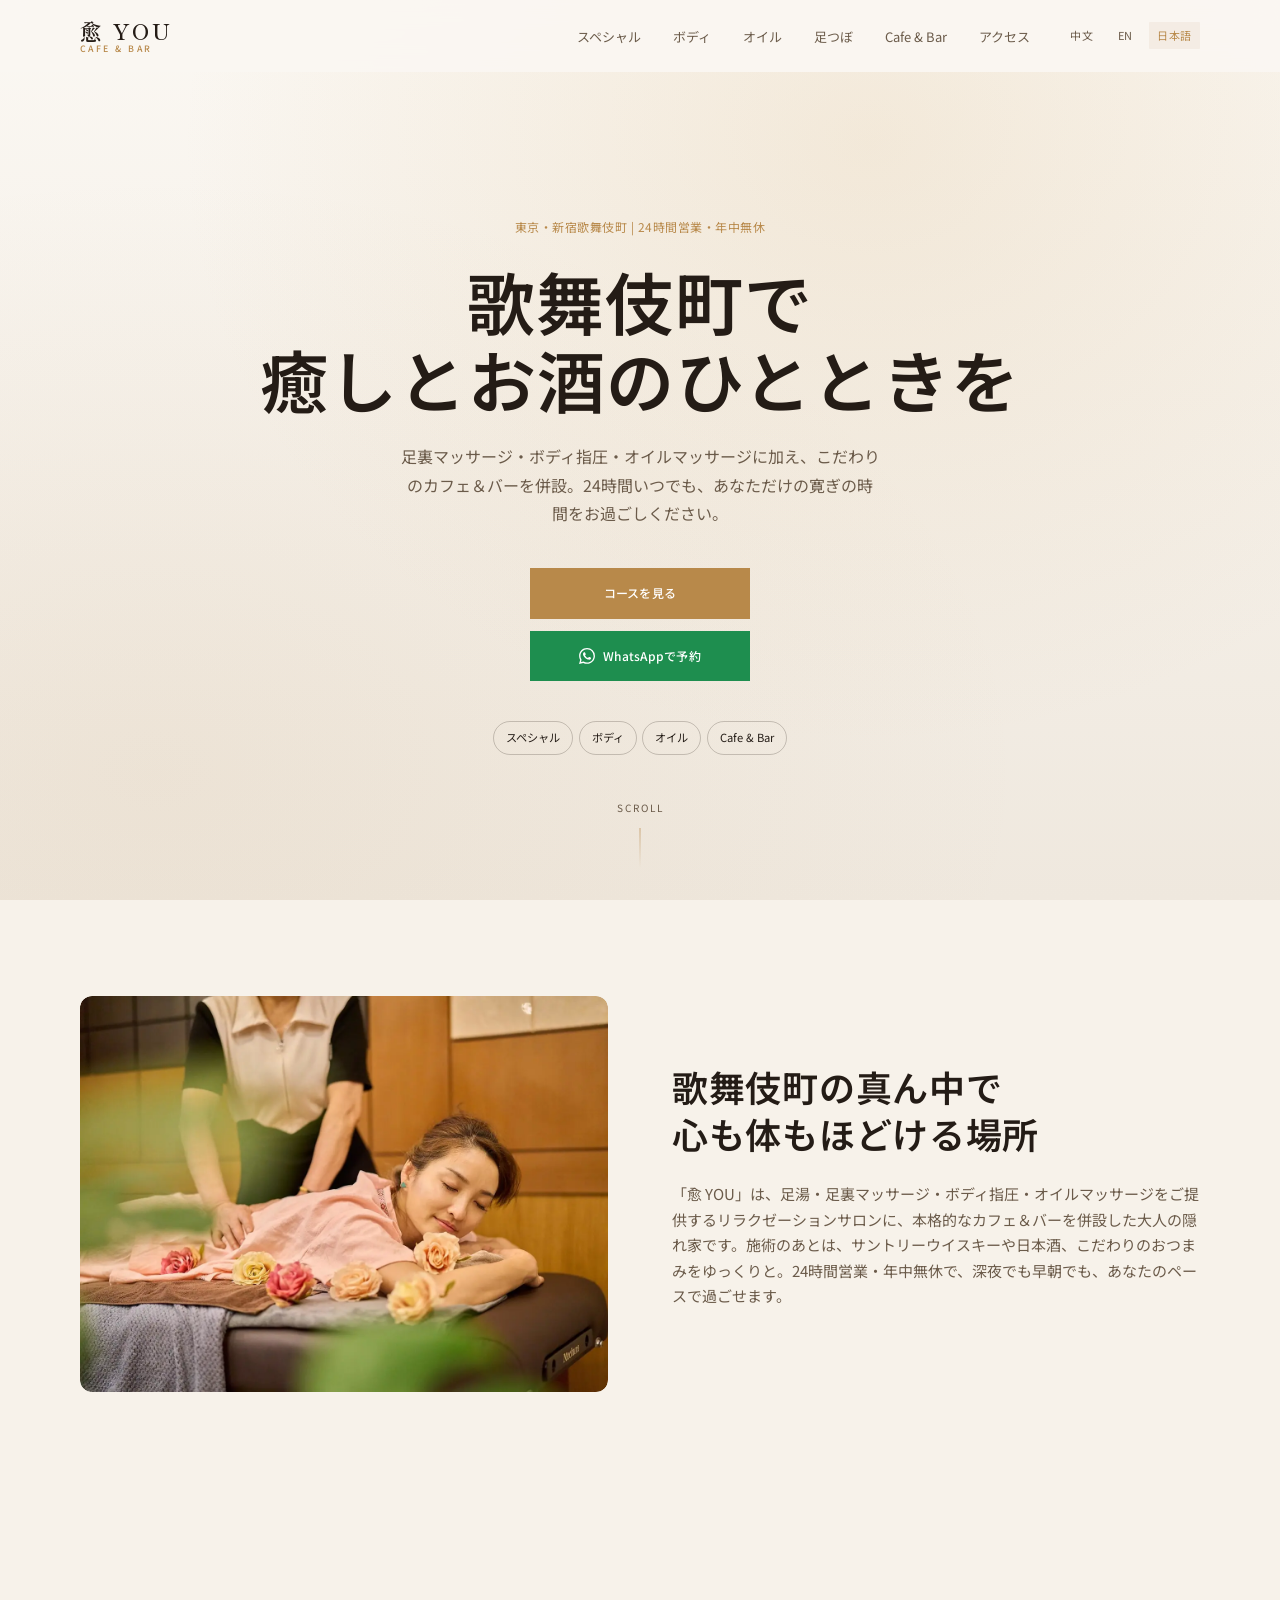
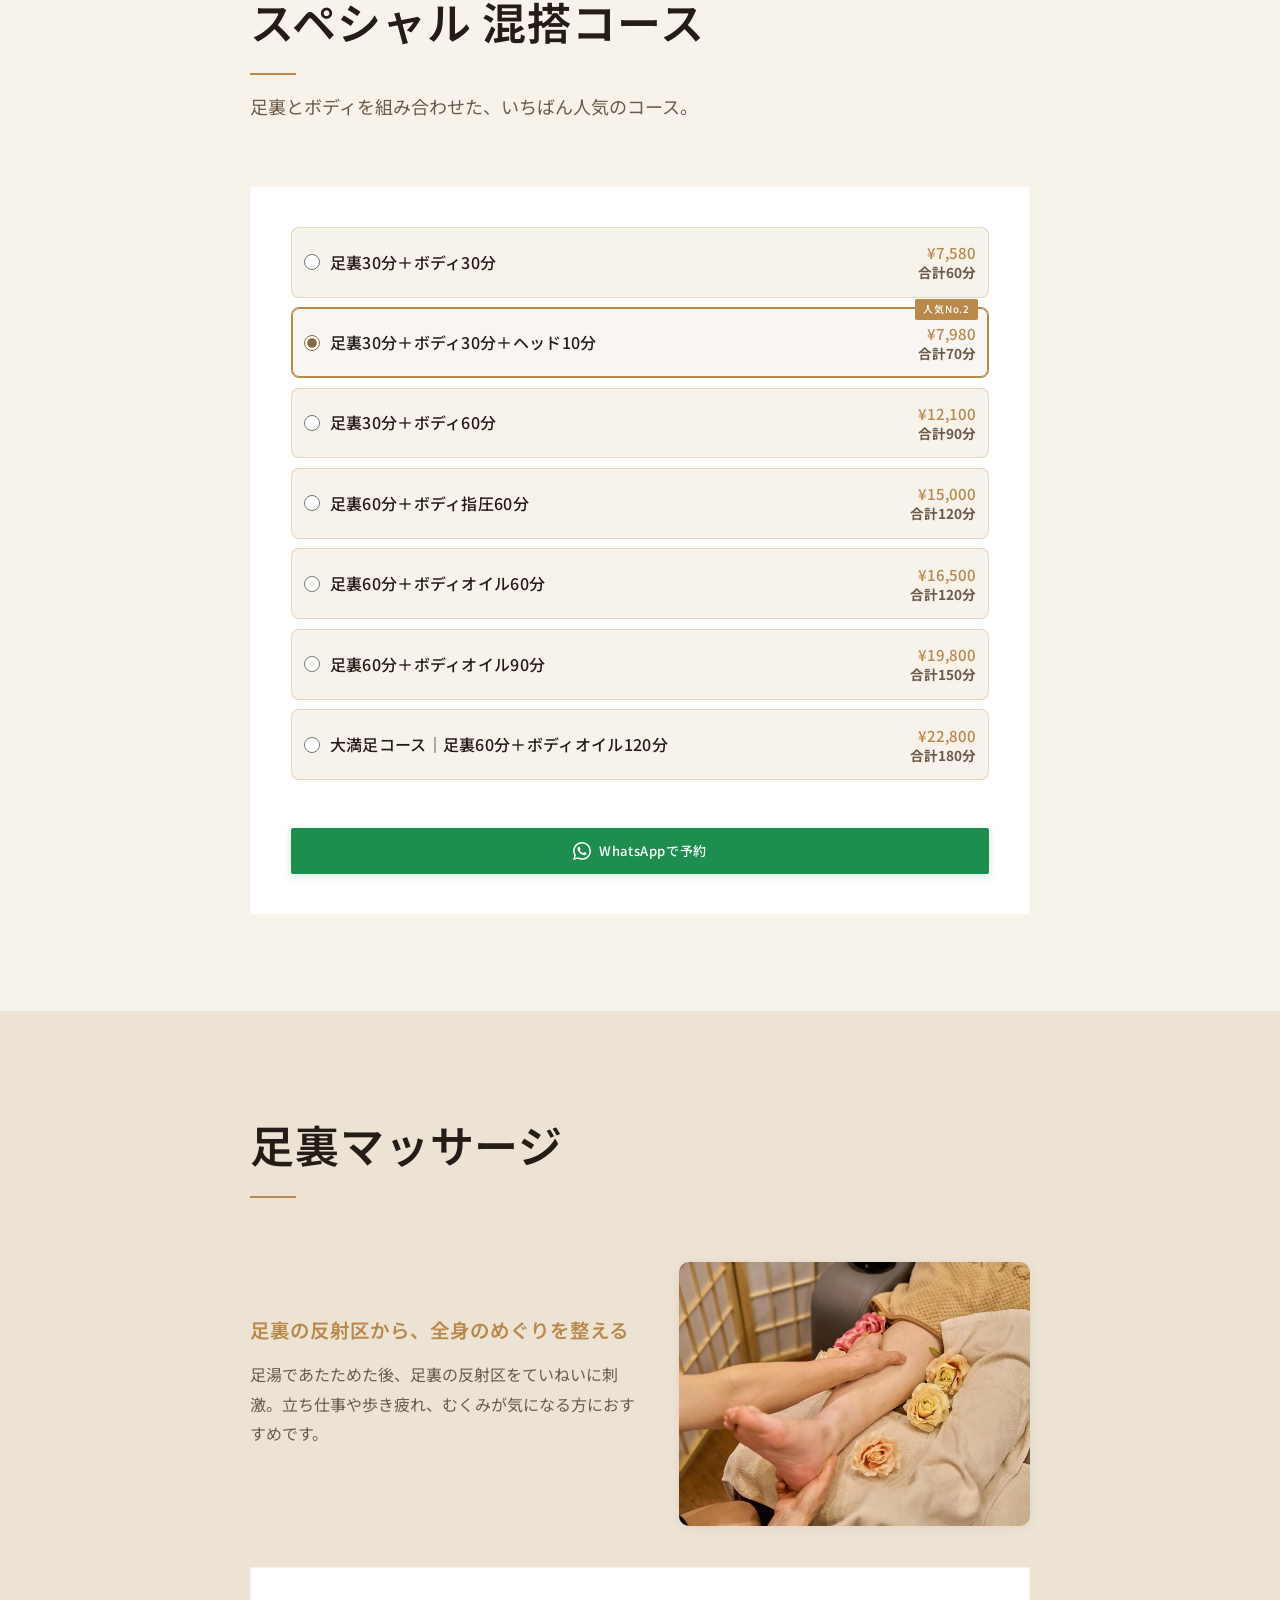
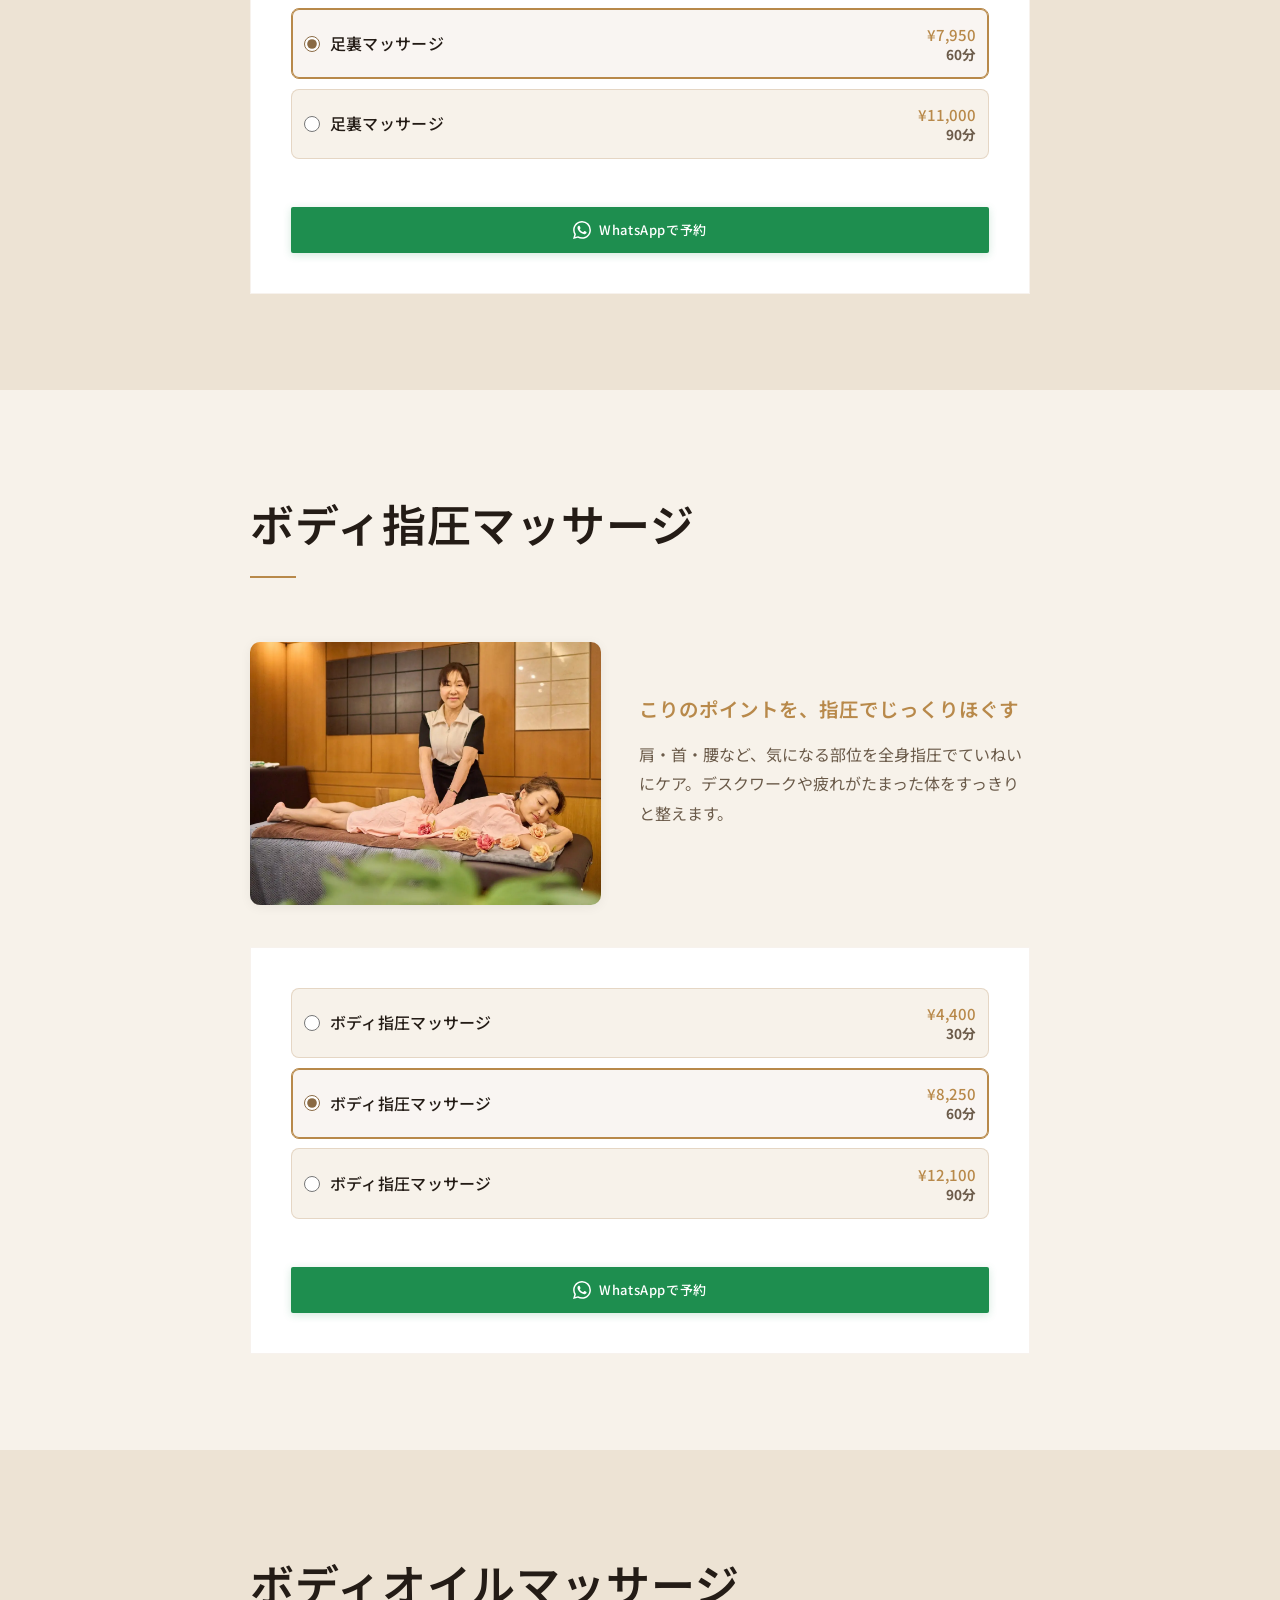
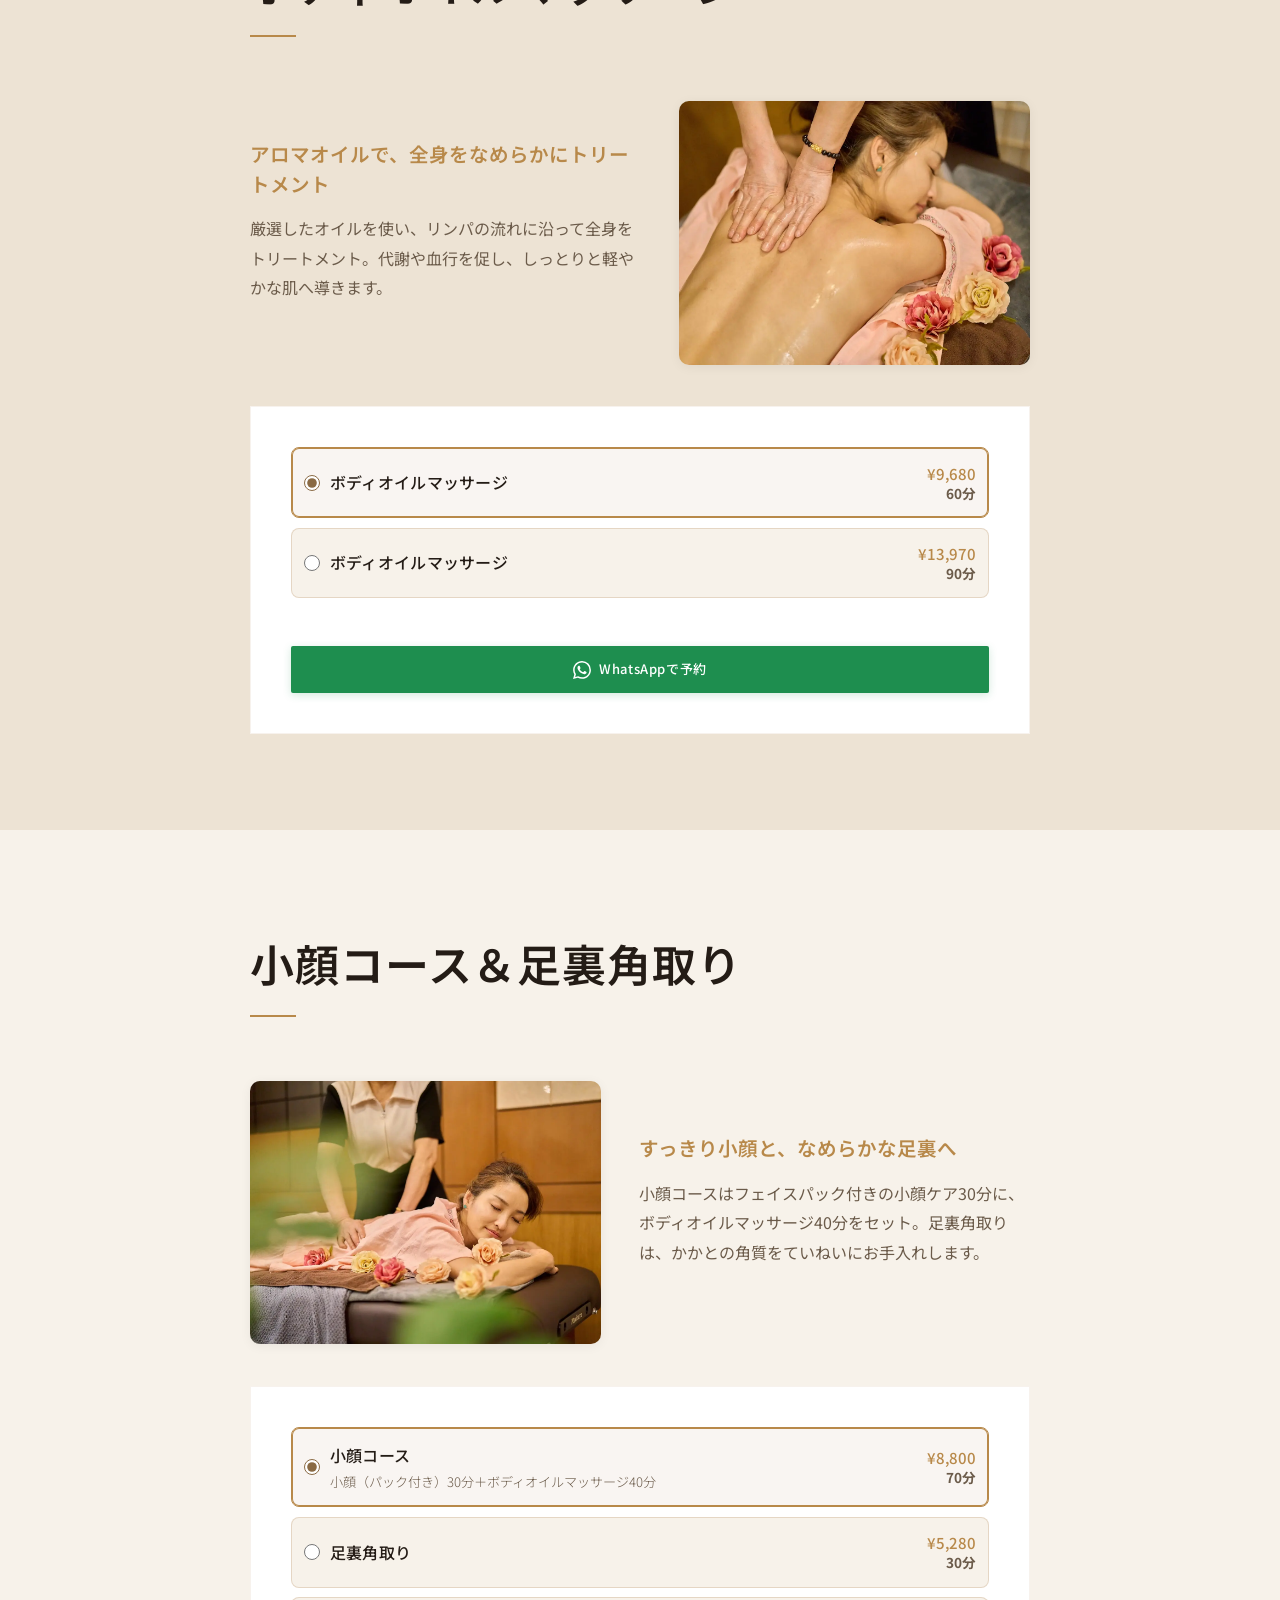
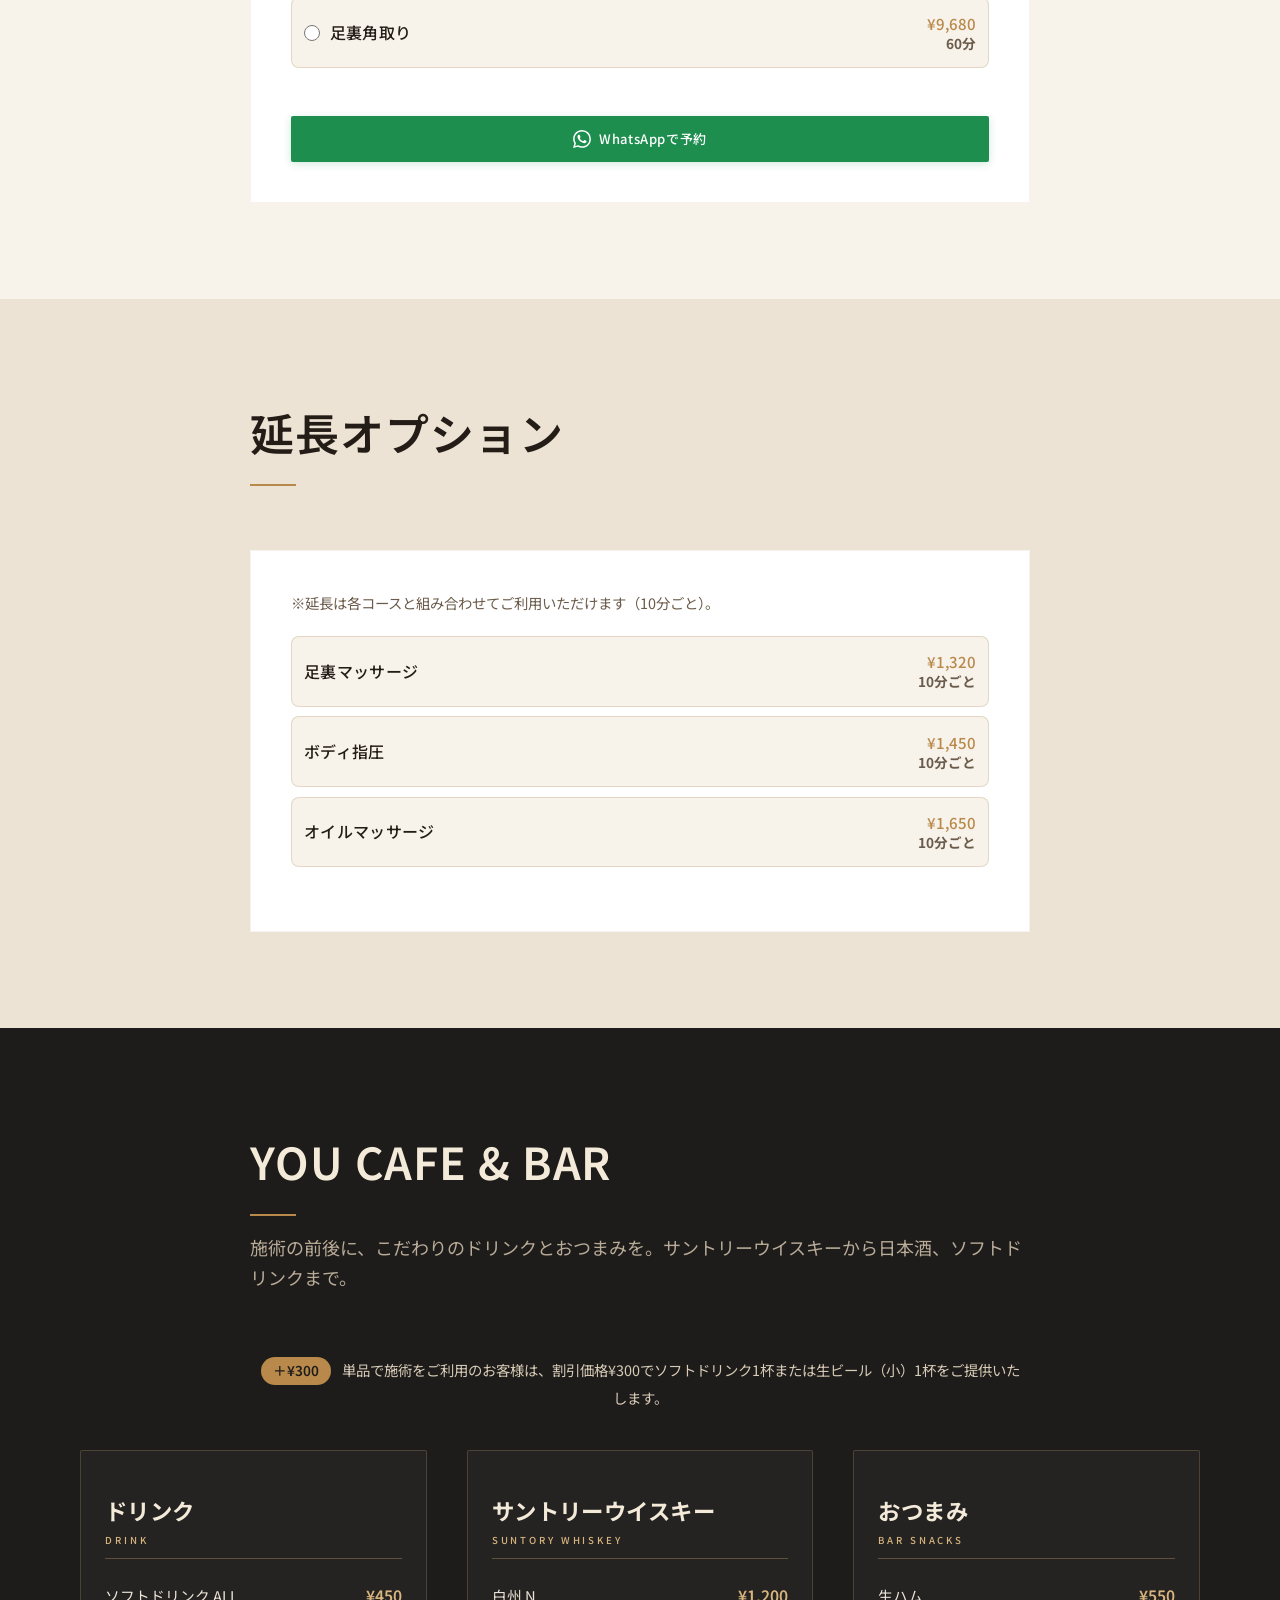
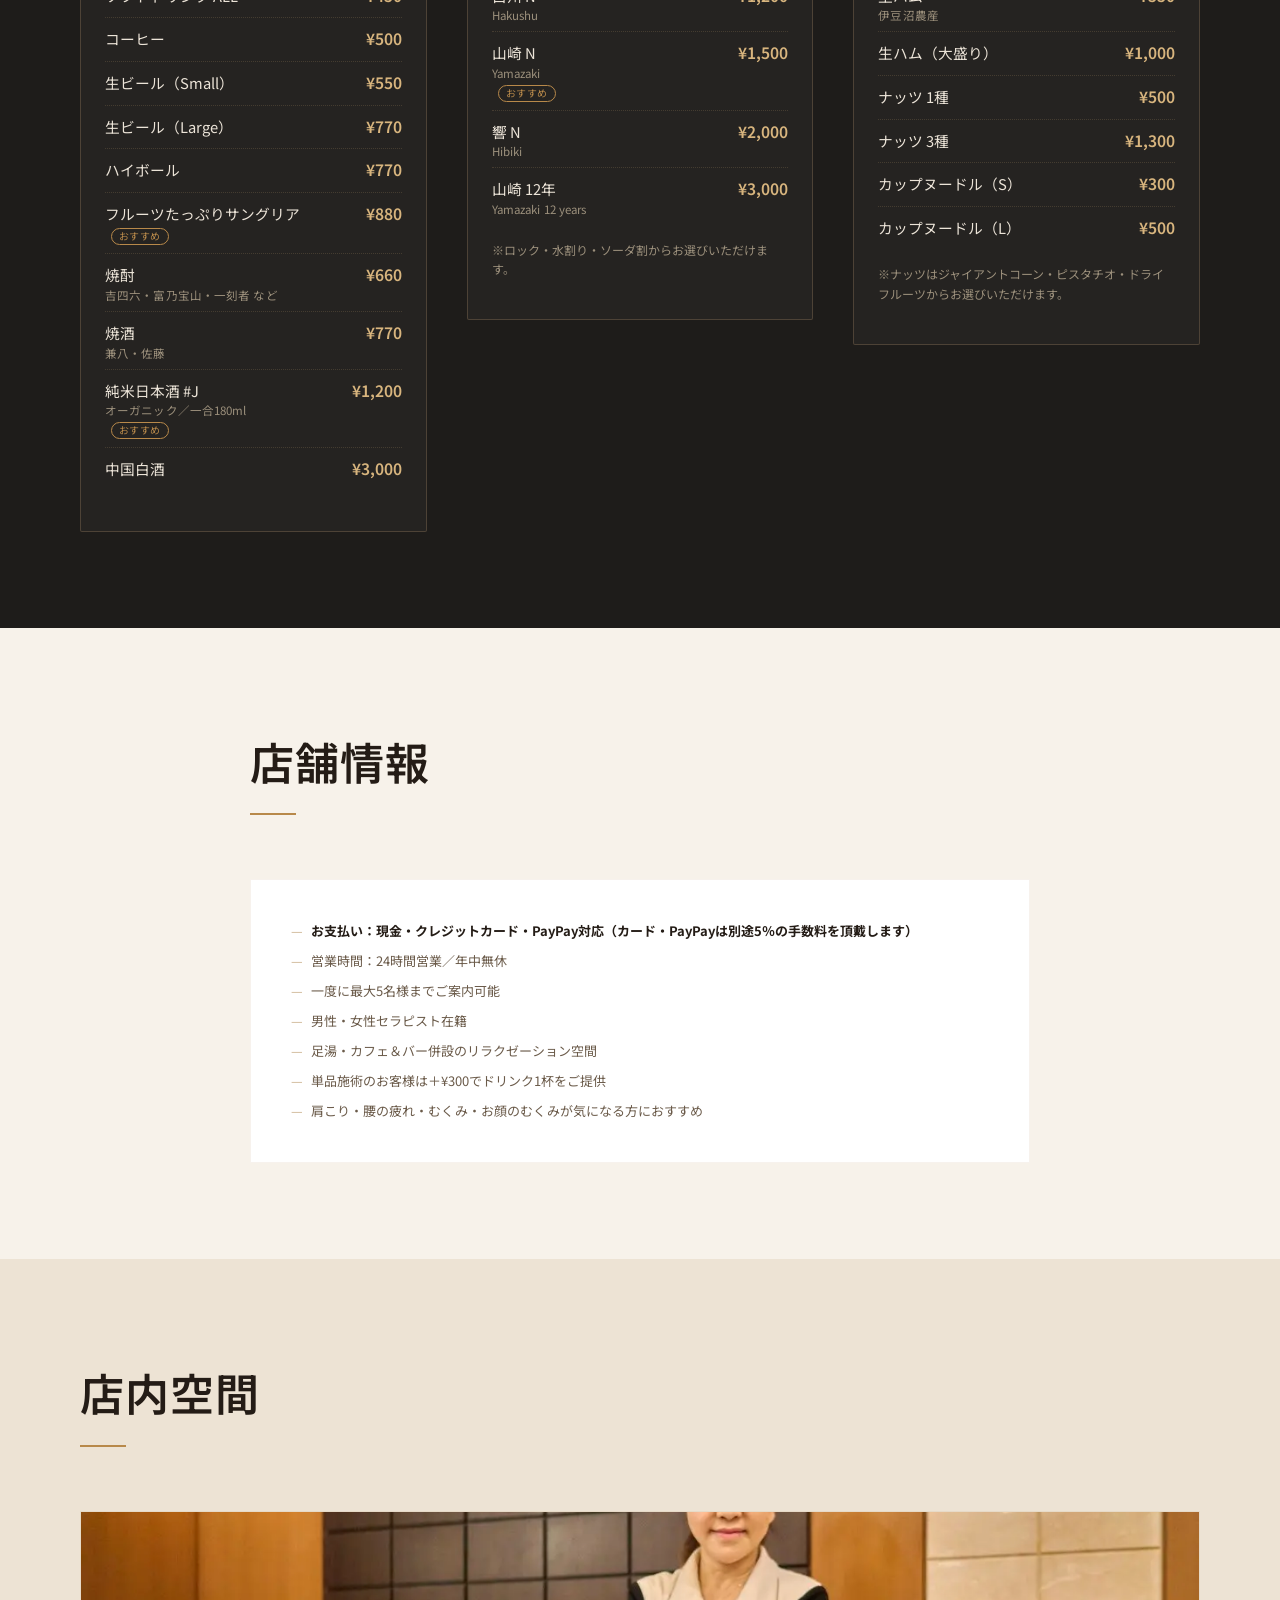
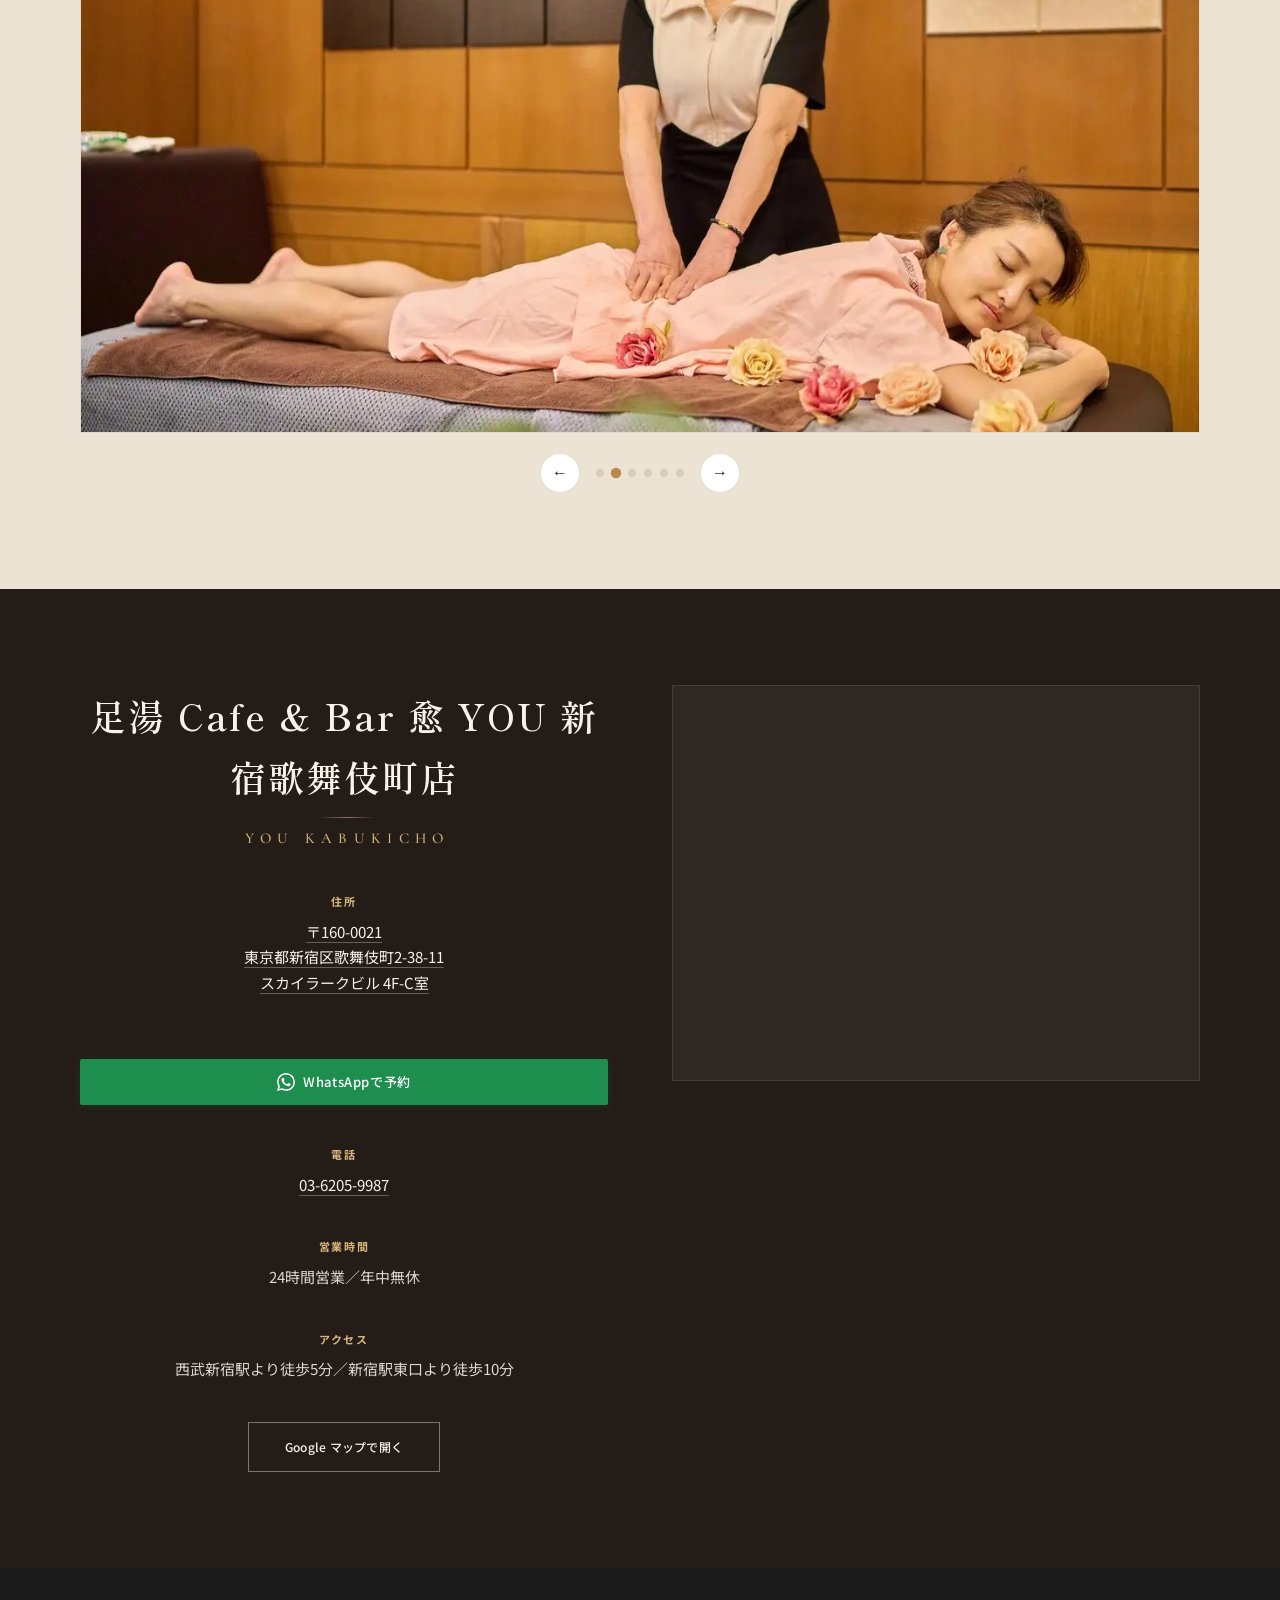
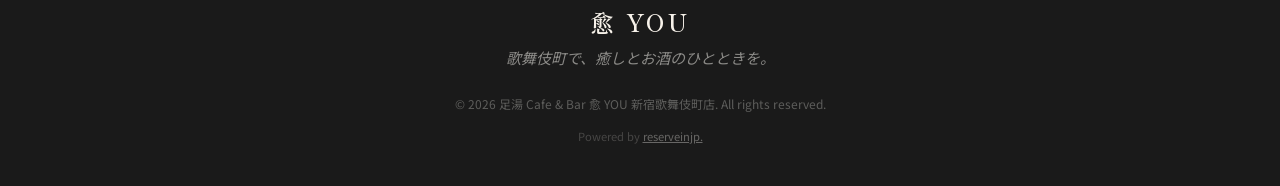
<file: jp/index.html>
<!DOCTYPE html>
<html lang="ja">
<head>
  <meta charset="UTF-8">
  <meta name="viewport" content="width=device-width, initial-scale=1.0">
  <meta name="description" content="東京・新宿歌舞伎町の「足湯 Footbath Cafe & Bar 愈 YOU」。足裏・ボディ指圧・オイルマッサージに、こだわりのカフェ＆バーを併設。24時間営業・年中無休で、いつでも心と体を癒せる大人のリラクゼーション空間です。">
  <title>足湯 Cafe &amp; Bar 愈 YOU 新宿歌舞伎町店 | 24時間営業のリラクゼーション</title>
  <link rel="preconnect" href="https://fonts.googleapis.com">
  <link rel="preconnect" href="https://fonts.gstatic.com" crossorigin>
  <link href="https://fonts.googleapis.com/css2?family=Cormorant+Garamond:wght@500&family=Noto+Sans+JP:wght@400;500;600&family=Noto+Sans+SC:wght@400;500&family=Shippori+Mincho:wght@500;600&display=swap" rel="stylesheet">
  <link rel="stylesheet" href="../styles.css">
</head>
<body>
  <header class="header" id="header">
    <nav class="nav container">
      <a href="../landing.html" class="logo">愈 YOU<span class="logo-sub">Cafe &amp; Bar</span></a>
      <button class="nav-toggle" aria-label="menu" aria-expanded="false">
        <span></span>
        <span></span>
      </button>
      <div class="nav-menu">
        <ul class="nav-links">
          <li><a href="#special">スペシャル</a></li>
          <li><a href="#body">ボディ</a></li>
          <li><a href="#oil">オイル</a></li>
          <li><a href="#foot">足つぼ</a></li>
          <li><a href="#cafebar">Cafe &amp; Bar</a></li>
          <li><a href="#visit">アクセス</a></li>
        </ul>
        <div class="lang-switch">
          <a href="../cn/index.html">中文</a>
          <a href="../en/index.html">EN</a>
          <a href="../jp/index.html" class="active">日本語</a>
        </div>
      </div>
    </nav>
  </header>

  <main>
    <section class="hero">
      <div class="hero-carousel" id="heroCarousel">
        <div class="hero-slide active" style="background-image: url(../assets/images/room.webp);"></div>
      </div>
      <div class="hero-grid-overlay"></div>
      <div class="hero-content container">
        <p class="hero-tag">東京・新宿歌舞伎町 | 24時間営業・年中無休</p>
        <h1>歌舞伎町で<br>癒しとお酒のひとときを</h1>
        <p class="hero-sub">足裏マッサージ・ボディ指圧・オイルマッサージに加え、こだわりのカフェ＆バーを併設。24時間いつでも、あなただけの寛ぎの時間をお過ごしください。</p>
        <div class="hero-cta">
          <a href="#special" class="btn btn-primary">コースを見る</a>
          <a href="../booking.html?lang=jp" class="btn btn-whatsapp">
            <svg viewBox="0 0 24 24"><path d="M17.472 14.382c-.297-.149-1.758-.867-2.03-.967-.273-.099-.471-.148-.67.15-.197.297-.767.966-.94 1.164-.173.199-.347.223-.644.075-.297-.15-1.255-.463-2.39-1.475-.884-.788-1.48-1.761-1.653-2.059-.173-.297-.018-.458.13-.606.134-.133.298-.347.446-.52.149-.174.198-.298.298-.497.099-.198.05-.371-.025-.52-.075-.149-.669-1.612-.916-2.207-.242-.579-.487-.5-.669-.51-.173-.008-.371-.01-.57-.01-.198 0-.52.074-.792.372-.272.297-1.04 1.016-1.04 2.479 0 1.462 1.065 2.875 1.213 3.074.149.198 2.096 3.2 5.077 4.487.709.306 1.262.489 1.694.625.712.227 1.36.195 1.871.118.571-.085 1.758-.719 2.006-1.413.248-.694.248-1.289.173-1.413-.074-.124-.272-.198-.57-.347m-5.421 7.403h-.004a9.87 9.87 0 01-5.031-1.378l-.361-.214-3.741.982.998-3.648-.235-.374a9.86 9.86 0 01-1.51-5.26c.001-5.45 4.436-9.884 9.888-9.884 2.64 0 5.122 1.03 6.988 2.898a9.825 9.825 0 012.893 6.994c-.003 5.45-4.437 9.884-9.885 9.884m8.413-18.297A11.815 11.815 0 0012.05 0C5.495 0 .16 5.335.157 11.892c0 2.096.547 4.142 1.588 5.945L.057 24l6.305-1.654a11.882 11.882 0 005.683 1.448h.005c6.554 0 11.89-5.335 11.893-11.893a11.821 11.821 0 00-3.48-8.413Z"/></svg>
            WhatsAppで予約
          </a>
        </div>
        <div class="hero-quick-nav">
          <a href="#special" class="hero-nav-pill">スペシャル</a>
          <a href="#body" class="hero-nav-pill">ボディ</a>
          <a href="#oil" class="hero-nav-pill">オイル</a>
          <a href="#cafebar" class="hero-nav-pill">Cafe &amp; Bar</a>
        </div>
      </div>
      <div class="hero-scroll">
        <span>Scroll</span>
        <div class="scroll-line"></div>
      </div>
    </section>

    <section class="intro section">
      <div class="container intro-grid">
        <div class="intro-text">
          <h2>歌舞伎町の真ん中で<br>心も体もほどける場所</h2>
          <p>「愈 YOU」は、足湯・足裏マッサージ・ボディ指圧・オイルマッサージをご提供するリラクゼーションサロンに、本格的なカフェ＆バーを併設した大人の隠れ家です。施術のあとは、サントリーウイスキーや日本酒、こだわりのおつまみをゆっくりと。24時間営業・年中無休で、深夜でも早朝でも、あなたのペースで過ごせます。</p>
        </div>
        <div class="intro-features">
          <div class="intro-promo-image">
            <img src="../assets/images/relax.webp" alt="愈 YOU 新宿歌舞伎町店" loading="lazy">
          </div>
        </div>
      </div>
    </section>

    <section class="services section" id="special">
      <div class="container">
        <header class="section-header">
          <h2>スペシャル 混搭コース</h2>
          <p class="section-sub">足裏とボディを組み合わせた、いちばん人気のコース。</p>
        </header>
        <article class="service-card service-card-wide">
          <div class="option-rows">
            <label class="opt-row">
              <input type="radio" name="special-sel" value="Special 1: Foot30 + Body30 (60min)">
              <span class="opt-duration"><span class="opt-name">足裏30分＋ボディ30分</span></span>
              <span class="opt-price">¥7,580<small>合計60分</small></span>
            </label>
            <label class="opt-row">
              <input type="radio" name="special-sel" value="Special 2: Foot30 + Body30 + Head10 (70min)" checked>
              <span class="opt-duration"><span class="opt-name">足裏30分＋ボディ30分＋ヘッド10分<span class="opt-badge">人気No.2</span></span></span>
              <span class="opt-price">¥7,980<small>合計70分</small></span>
            </label>
            <label class="opt-row">
              <input type="radio" name="special-sel" value="Special 3: Foot30 + Body60 (90min)">
              <span class="opt-duration"><span class="opt-name">足裏30分＋ボディ60分</span></span>
              <span class="opt-price">¥12,100<small>合計90分</small></span>
            </label>
            <label class="opt-row">
              <input type="radio" name="special-sel" value="Special 4: Foot60 + Body Acupressure60 (120min)">
              <span class="opt-duration"><span class="opt-name">足裏60分＋ボディ指圧60分</span></span>
              <span class="opt-price">¥15,000<small>合計120分</small></span>
            </label>
            <label class="opt-row">
              <input type="radio" name="special-sel" value="Special 5: Foot60 + Body Oil60 (120min)">
              <span class="opt-duration"><span class="opt-name">足裏60分＋ボディオイル60分</span></span>
              <span class="opt-price">¥16,500<small>合計120分</small></span>
            </label>
            <label class="opt-row">
              <input type="radio" name="special-sel" value="Special 6: Foot60 + Body Oil90 (150min)">
              <span class="opt-duration"><span class="opt-name">足裏60分＋ボディオイル90分</span></span>
              <span class="opt-price">¥19,800<small>合計150分</small></span>
            </label>
            <label class="opt-row">
              <input type="radio" name="special-sel" value="Special 7 Grand: Foot60 + Body Oil120 (180min)">
              <span class="opt-duration"><span class="opt-name">大満足コース｜足裏60分＋ボディオイル120分</span></span>
              <span class="opt-price">¥22,800<small>合計180分</small></span>
            </label>
          </div>
          <a href="../booking.html?lang=jp" class="btn-booking"><svg viewBox="0 0 24 24" width="18" height="18"><path d="M17.472 14.382c-.297-.149-1.758-.867-2.03-.967-.273-.099-.471-.148-.67.15-.197.297-.767.966-.94 1.164-.173.199-.347.223-.644.075-.297-.15-1.255-.463-2.39-1.475-.884-.788-1.48-1.761-1.653-2.059-.173-.297-.018-.458.13-.606.134-.133.298-.347.446-.52.149-.174.198-.298.298-.497.099-.198.05-.371-.025-.52-.075-.149-.669-1.612-.916-2.207-.242-.579-.487-.5-.669-.51-.173-.008-.371-.01-.57-.01-.198 0-.52.074-.792.372-.272.297-1.04 1.016-1.04 2.479 0 1.462 1.065 2.875 1.213 3.074.149.198 2.096 3.2 5.077 4.487.709.306 1.262.489 1.694.625.712.227 1.36.195 1.871.118.571-.085 1.758-.719 2.006-1.413.248-.694.248-1.289.173-1.413-.074-.124-.272-.198-.57-.347m-5.421 7.403h-.004a9.87 9.87 0 01-5.031-1.378l-.361-.214-3.741.982.998-3.648-.235-.374a9.86 9.86 0 01-1.51-5.26c.001-5.45 4.436-9.884 9.888-9.884 2.64 0 5.122 1.03 6.988 2.898a9.825 9.825 0 012.893 6.994c-.003 5.45-4.437 9.884-9.885 9.884m8.413-18.297A11.815 11.815 0 0012.05 0C5.495 0 .16 5.335.157 11.892c0 2.096.547 4.142 1.588 5.945L.057 24l6.305-1.654a11.882 11.882 0 005.683 1.448h.005c6.554 0 11.89-5.335 11.893-11.893a11.821 11.821 0 00-3.48-8.413Z" fill="currentColor"/></svg> WhatsAppで予約</a>
        </article>
      </div>
    </section>

    <section class="services section section-alt" id="foot">
      <div class="container">
        <header class="section-header">
          <h2>足裏マッサージ</h2>
        </header>
        <div class="service-intro">
          <div class="service-photo"><img src="../assets/images/foot.webp" alt="足裏マッサージ" loading="lazy"></div>
          <div class="service-desc">
            <p class="service-tagline">足裏の反射区から、全身のめぐりを整える</p>
            <p>足湯であたためた後、足裏の反射区をていねいに刺激。立ち仕事や歩き疲れ、むくみが気になる方におすすめです。</p>
          </div>
        </div>
        <article class="service-card service-card-wide">
          <div class="option-rows">
            <label class="opt-row">
              <input type="radio" name="foot-sel" value="Foot Massage 60min" checked>
              <span class="opt-duration"><span class="opt-name">足裏マッサージ</span></span>
              <span class="opt-price">¥7,950<small>60分</small></span>
            </label>
            <label class="opt-row">
              <input type="radio" name="foot-sel" value="Foot Massage 90min">
              <span class="opt-duration"><span class="opt-name">足裏マッサージ</span></span>
              <span class="opt-price">¥11,000<small>90分</small></span>
            </label>
          </div>
          <a href="../booking.html?lang=jp" class="btn-booking"><svg viewBox="0 0 24 24" width="18" height="18"><path d="M17.472 14.382c-.297-.149-1.758-.867-2.03-.967-.273-.099-.471-.148-.67.15-.197.297-.767.966-.94 1.164-.173.199-.347.223-.644.075-.297-.15-1.255-.463-2.39-1.475-.884-.788-1.48-1.761-1.653-2.059-.173-.297-.018-.458.13-.606.134-.133.298-.347.446-.52.149-.174.198-.298.298-.497.099-.198.05-.371-.025-.52-.075-.149-.669-1.612-.916-2.207-.242-.579-.487-.5-.669-.51-.173-.008-.371-.01-.57-.01-.198 0-.52.074-.792.372-.272.297-1.04 1.016-1.04 2.479 0 1.462 1.065 2.875 1.213 3.074.149.198 2.096 3.2 5.077 4.487.709.306 1.262.489 1.694.625.712.227 1.36.195 1.871.118.571-.085 1.758-.719 2.006-1.413.248-.694.248-1.289.173-1.413-.074-.124-.272-.198-.57-.347m-5.421 7.403h-.004a9.87 9.87 0 01-5.031-1.378l-.361-.214-3.741.982.998-3.648-.235-.374a9.86 9.86 0 01-1.51-5.26c.001-5.45 4.436-9.884 9.888-9.884 2.64 0 5.122 1.03 6.988 2.898a9.825 9.825 0 012.893 6.994c-.003 5.45-4.437 9.884-9.885 9.884m8.413-18.297A11.815 11.815 0 0012.05 0C5.495 0 .16 5.335.157 11.892c0 2.096.547 4.142 1.588 5.945L.057 24l6.305-1.654a11.882 11.882 0 005.683 1.448h.005c6.554 0 11.89-5.335 11.893-11.893a11.821 11.821 0 00-3.48-8.413Z" fill="currentColor"/></svg> WhatsAppで予約</a>
        </article>
      </div>
    </section>

    <section class="services section" id="body">
      <div class="container">
        <header class="section-header">
          <h2>ボディ指圧マッサージ</h2>
        </header>
        <div class="service-intro">
          <div class="service-photo"><img src="../assets/images/room.webp" alt="ボディ指圧マッサージ" loading="lazy"></div>
          <div class="service-desc">
            <p class="service-tagline">こりのポイントを、指圧でじっくりほぐす</p>
            <p>肩・首・腰など、気になる部位を全身指圧でていねいにケア。デスクワークや疲れがたまった体をすっきりと整えます。</p>
          </div>
        </div>
        <article class="service-card service-card-wide">
          <div class="option-rows">
            <label class="opt-row">
              <input type="radio" name="body-sel" value="Body Acupressure 30min">
              <span class="opt-duration"><span class="opt-name">ボディ指圧マッサージ</span></span>
              <span class="opt-price">¥4,400<small>30分</small></span>
            </label>
            <label class="opt-row">
              <input type="radio" name="body-sel" value="Body Acupressure 60min" checked>
              <span class="opt-duration"><span class="opt-name">ボディ指圧マッサージ</span></span>
              <span class="opt-price">¥8,250<small>60分</small></span>
            </label>
            <label class="opt-row">
              <input type="radio" name="body-sel" value="Body Acupressure 90min">
              <span class="opt-duration"><span class="opt-name">ボディ指圧マッサージ</span></span>
              <span class="opt-price">¥12,100<small>90分</small></span>
            </label>
          </div>
          <a href="../booking.html?lang=jp" class="btn-booking"><svg viewBox="0 0 24 24" width="18" height="18"><path d="M17.472 14.382c-.297-.149-1.758-.867-2.03-.967-.273-.099-.471-.148-.67.15-.197.297-.767.966-.94 1.164-.173.199-.347.223-.644.075-.297-.15-1.255-.463-2.39-1.475-.884-.788-1.48-1.761-1.653-2.059-.173-.297-.018-.458.13-.606.134-.133.298-.347.446-.52.149-.174.198-.298.298-.497.099-.198.05-.371-.025-.52-.075-.149-.669-1.612-.916-2.207-.242-.579-.487-.5-.669-.51-.173-.008-.371-.01-.57-.01-.198 0-.52.074-.792.372-.272.297-1.04 1.016-1.04 2.479 0 1.462 1.065 2.875 1.213 3.074.149.198 2.096 3.2 5.077 4.487.709.306 1.262.489 1.694.625.712.227 1.36.195 1.871.118.571-.085 1.758-.719 2.006-1.413.248-.694.248-1.289.173-1.413-.074-.124-.272-.198-.57-.347m-5.421 7.403h-.004a9.87 9.87 0 01-5.031-1.378l-.361-.214-3.741.982.998-3.648-.235-.374a9.86 9.86 0 01-1.51-5.26c.001-5.45 4.436-9.884 9.888-9.884 2.64 0 5.122 1.03 6.988 2.898a9.825 9.825 0 012.893 6.994c-.003 5.45-4.437 9.884-9.885 9.884m8.413-18.297A11.815 11.815 0 0012.05 0C5.495 0 .16 5.335.157 11.892c0 2.096.547 4.142 1.588 5.945L.057 24l6.305-1.654a11.882 11.882 0 005.683 1.448h.005c6.554 0 11.89-5.335 11.893-11.893a11.821 11.821 0 00-3.48-8.413Z" fill="currentColor"/></svg> WhatsAppで予約</a>
        </article>
      </div>
    </section>

    <section class="services section section-alt" id="oil">
      <div class="container">
        <header class="section-header">
          <h2>ボディオイルマッサージ</h2>
        </header>
        <div class="service-intro">
          <div class="service-photo"><img src="../assets/images/oil.webp" alt="ボディオイルマッサージ" loading="lazy"></div>
          <div class="service-desc">
            <p class="service-tagline">アロマオイルで、全身をなめらかにトリートメント</p>
            <p>厳選したオイルを使い、リンパの流れに沿って全身をトリートメント。代謝や血行を促し、しっとりと軽やかな肌へ導きます。</p>
          </div>
        </div>
        <article class="service-card service-card-wide">
          <div class="option-rows">
            <label class="opt-row">
              <input type="radio" name="oil-sel" value="Body Oil Massage 60min" checked>
              <span class="opt-duration"><span class="opt-name">ボディオイルマッサージ</span></span>
              <span class="opt-price">¥9,680<small>60分</small></span>
            </label>
            <label class="opt-row">
              <input type="radio" name="oil-sel" value="Body Oil Massage 90min">
              <span class="opt-duration"><span class="opt-name">ボディオイルマッサージ</span></span>
              <span class="opt-price">¥13,970<small>90分</small></span>
            </label>
          </div>
          <a href="../booking.html?lang=jp" class="btn-booking"><svg viewBox="0 0 24 24" width="18" height="18"><path d="M17.472 14.382c-.297-.149-1.758-.867-2.03-.967-.273-.099-.471-.148-.67.15-.197.297-.767.966-.94 1.164-.173.199-.347.223-.644.075-.297-.15-1.255-.463-2.39-1.475-.884-.788-1.48-1.761-1.653-2.059-.173-.297-.018-.458.13-.606.134-.133.298-.347.446-.52.149-.174.198-.298.298-.497.099-.198.05-.371-.025-.52-.075-.149-.669-1.612-.916-2.207-.242-.579-.487-.5-.669-.51-.173-.008-.371-.01-.57-.01-.198 0-.52.074-.792.372-.272.297-1.04 1.016-1.04 2.479 0 1.462 1.065 2.875 1.213 3.074.149.198 2.096 3.2 5.077 4.487.709.306 1.262.489 1.694.625.712.227 1.36.195 1.871.118.571-.085 1.758-.719 2.006-1.413.248-.694.248-1.289.173-1.413-.074-.124-.272-.198-.57-.347m-5.421 7.403h-.004a9.87 9.87 0 01-5.031-1.378l-.361-.214-3.741.982.998-3.648-.235-.374a9.86 9.86 0 01-1.51-5.26c.001-5.45 4.436-9.884 9.888-9.884 2.64 0 5.122 1.03 6.988 2.898a9.825 9.825 0 012.893 6.994c-.003 5.45-4.437 9.884-9.885 9.884m8.413-18.297A11.815 11.815 0 0012.05 0C5.495 0 .16 5.335.157 11.892c0 2.096.547 4.142 1.588 5.945L.057 24l6.305-1.654a11.882 11.882 0 005.683 1.448h.005c6.554 0 11.89-5.335 11.893-11.893a11.821 11.821 0 00-3.48-8.413Z" fill="currentColor"/></svg> WhatsAppで予約</a>
        </article>
      </div>
    </section>

    <section class="services section" id="face">
      <div class="container">
        <header class="section-header">
          <h2>小顔コース＆足裏角取り</h2>
        </header>
        <div class="service-intro">
          <div class="service-photo"><img src="../assets/images/relax.webp" alt="小顔コース" loading="lazy"></div>
          <div class="service-desc">
            <p class="service-tagline">すっきり小顔と、なめらかな足裏へ</p>
            <p>小顔コースはフェイスパック付きの小顔ケア30分に、ボディオイルマッサージ40分をセット。足裏角取りは、かかとの角質をていねいにお手入れします。</p>
          </div>
        </div>
        <article class="service-card service-card-wide">
          <div class="option-rows">
            <label class="opt-row">
              <input type="radio" name="face-sel" value="Small Face Course (Face Pack 30min + Body Oil 40min) 70min" checked>
              <span class="opt-duration"><span class="opt-name">小顔コース</span><span class="opt-sub">小顔（パック付き）30分＋ボディオイルマッサージ40分</span></span>
              <span class="opt-price">¥8,800<small>70分</small></span>
            </label>
            <label class="opt-row">
              <input type="radio" name="face-sel" value="Foot Callus Care 30min">
              <span class="opt-duration"><span class="opt-name">足裏角取り</span></span>
              <span class="opt-price">¥5,280<small>30分</small></span>
            </label>
            <label class="opt-row">
              <input type="radio" name="face-sel" value="Foot Callus Care 60min">
              <span class="opt-duration"><span class="opt-name">足裏角取り</span></span>
              <span class="opt-price">¥9,680<small>60分</small></span>
            </label>
          </div>
          <a href="../booking.html?lang=jp" class="btn-booking"><svg viewBox="0 0 24 24" width="18" height="18"><path d="M17.472 14.382c-.297-.149-1.758-.867-2.03-.967-.273-.099-.471-.148-.67.15-.197.297-.767.966-.94 1.164-.173.199-.347.223-.644.075-.297-.15-1.255-.463-2.39-1.475-.884-.788-1.48-1.761-1.653-2.059-.173-.297-.018-.458.13-.606.134-.133.298-.347.446-.52.149-.174.198-.298.298-.497.099-.198.05-.371-.025-.52-.075-.149-.669-1.612-.916-2.207-.242-.579-.487-.5-.669-.51-.173-.008-.371-.01-.57-.01-.198 0-.52.074-.792.372-.272.297-1.04 1.016-1.04 2.479 0 1.462 1.065 2.875 1.213 3.074.149.198 2.096 3.2 5.077 4.487.709.306 1.262.489 1.694.625.712.227 1.36.195 1.871.118.571-.085 1.758-.719 2.006-1.413.248-.694.248-1.289.173-1.413-.074-.124-.272-.198-.57-.347m-5.421 7.403h-.004a9.87 9.87 0 01-5.031-1.378l-.361-.214-3.741.982.998-3.648-.235-.374a9.86 9.86 0 01-1.51-5.26c.001-5.45 4.436-9.884 9.888-9.884 2.64 0 5.122 1.03 6.988 2.898a9.825 9.825 0 012.893 6.994c-.003 5.45-4.437 9.884-9.885 9.884m8.413-18.297A11.815 11.815 0 0012.05 0C5.495 0 .16 5.335.157 11.892c0 2.096.547 4.142 1.588 5.945L.057 24l6.305-1.654a11.882 11.882 0 005.683 1.448h.005c6.554 0 11.89-5.335 11.893-11.893a11.821 11.821 0 00-3.48-8.413Z" fill="currentColor"/></svg> WhatsAppで予約</a>
        </article>
      </div>
    </section>

    <section class="services section section-alt" id="option">
      <div class="container">
        <header class="section-header">
          <h2>延長オプション</h2>
        </header>
        <article class="service-card service-card-wide">
          <p class="option-note">※延長は各コースと組み合わせてご利用いただけます（10分ごと）。</p>
          <div class="option-rows">
            <div class="opt-row opt-static"><span class="opt-duration"><span class="opt-name">足裏マッサージ</span></span><span class="opt-price">¥1,320<small>10分ごと</small></span></div>
            <div class="opt-row opt-static"><span class="opt-duration"><span class="opt-name">ボディ指圧</span></span><span class="opt-price">¥1,450<small>10分ごと</small></span></div>
            <div class="opt-row opt-static"><span class="opt-duration"><span class="opt-name">オイルマッサージ</span></span><span class="opt-price">¥1,650<small>10分ごと</small></span></div>
          </div>
        </article>
      </div>
    </section>

    <section class="services section cafebar-section" id="cafebar">
      <div class="container">
        <header class="section-header">
          <h2>YOU CAFE &amp; BAR</h2>
          <p class="section-sub">施術の前後に、こだわりのドリンクとおつまみを。サントリーウイスキーから日本酒、ソフトドリンクまで。</p>
        </header>
        <p class="cafe-promo"><span class="cafe-promo-badge">＋¥300</span> 単品で施術をご利用のお客様は、割引価格¥300でソフトドリンク1杯または生ビール（小）1杯をご提供いたします。</p>
        <div class="cafe-grid">
          <div class="cafe-block">
            <h3 class="cafe-block-title">ドリンク <span>Drink</span></h3>
            <div class="cafe-rows">
              <div class="cafe-row"><span class="cafe-name">ソフトドリンク ALL</span><span class="cafe-price">¥450</span></div>
              <div class="cafe-row"><span class="cafe-name">コーヒー</span><span class="cafe-price">¥500</span></div>
              <div class="cafe-row"><span class="cafe-name">生ビール（Small）</span><span class="cafe-price">¥550</span></div>
              <div class="cafe-row"><span class="cafe-name">生ビール（Large）</span><span class="cafe-price">¥770</span></div>
              <div class="cafe-row"><span class="cafe-name">ハイボール</span><span class="cafe-price">¥770</span></div>
              <div class="cafe-row"><span class="cafe-name">フルーツたっぷりサングリア <span class="cafe-rec">おすすめ</span></span><span class="cafe-price">¥880</span></div>
              <div class="cafe-row"><span class="cafe-name">焼酎 <span class="cafe-desc">吉四六・富乃宝山・一刻者 など</span></span><span class="cafe-price">¥660</span></div>
              <div class="cafe-row"><span class="cafe-name">焼酒 <span class="cafe-desc">兼八・佐藤</span></span><span class="cafe-price">¥770</span></div>
              <div class="cafe-row"><span class="cafe-name">純米日本酒 #J <span class="cafe-desc">オーガニック／一合180ml</span> <span class="cafe-rec">おすすめ</span></span><span class="cafe-price">¥1,200</span></div>
              <div class="cafe-row"><span class="cafe-name">中国白酒</span><span class="cafe-price">¥3,000</span></div>
            </div>
          </div>
          <div class="cafe-block">
            <h3 class="cafe-block-title">サントリーウイスキー <span>Suntory Whiskey</span></h3>
            <div class="cafe-rows">
              <div class="cafe-row"><span class="cafe-name">白州 N <span class="cafe-desc">Hakushu</span></span><span class="cafe-price">¥1,200</span></div>
              <div class="cafe-row"><span class="cafe-name">山崎 N <span class="cafe-desc">Yamazaki</span> <span class="cafe-rec">おすすめ</span></span><span class="cafe-price">¥1,500</span></div>
              <div class="cafe-row"><span class="cafe-name">響 N <span class="cafe-desc">Hibiki</span></span><span class="cafe-price">¥2,000</span></div>
              <div class="cafe-row"><span class="cafe-name">山崎 12年 <span class="cafe-desc">Yamazaki 12 years</span></span><span class="cafe-price">¥3,000</span></div>
            </div>
            <p class="cafe-note">※ロック・水割り・ソーダ割からお選びいただけます。</p>
          </div>
          <div class="cafe-block">
            <h3 class="cafe-block-title">おつまみ <span>Bar Snacks</span></h3>
            <div class="cafe-rows">
              <div class="cafe-row"><span class="cafe-name">生ハム <span class="cafe-desc">伊豆沼農産</span></span><span class="cafe-price">¥550</span></div>
              <div class="cafe-row"><span class="cafe-name">生ハム（大盛り）</span><span class="cafe-price">¥1,000</span></div>
              <div class="cafe-row"><span class="cafe-name">ナッツ 1種</span><span class="cafe-price">¥500</span></div>
              <div class="cafe-row"><span class="cafe-name">ナッツ 3種</span><span class="cafe-price">¥1,300</span></div>
              <div class="cafe-row"><span class="cafe-name">カップヌードル（S）</span><span class="cafe-price">¥300</span></div>
              <div class="cafe-row"><span class="cafe-name">カップヌードル（L）</span><span class="cafe-price">¥500</span></div>
            </div>
            <p class="cafe-note">※ナッツはジャイアントコーン・ピスタチオ・ドライフルーツからお選びいただけます。</p>
          </div>
        </div>
      </div>
    </section>

    <section class="services section" id="info">
      <div class="container">
        <header class="section-header">
          <h2>店舗情報</h2>
        </header>
        <article class="service-card service-card-wide">
          <ul class="includes">
            <li><strong>お支払い：現金・クレジットカード・PayPay対応（カード・PayPayは別途5％の手数料を頂戴します）</strong></li>
            <li>営業時間：24時間営業／年中無休</li>
            <li>一度に最大5名様までご案内可能</li>
            <li>男性・女性セラピスト在籍</li>
            <li>足湯・カフェ＆バー併設のリラクゼーション空間</li>
            <li>単品施術のお客様は＋¥300でドリンク1杯をご提供</li>
            <li>肩こり・腰の疲れ・むくみ・お顔のむくみが気になる方におすすめ</li>
          </ul>
        </article>
      </div>
    </section>

    <section class="env-carousel-section" aria-label="店内空間">
      <div class="container">
        <header class="section-header">
          <h2>店内空間</h2>
        </header>
        <div class="env-carousel" id="envCarousel">
          <div class="env-carousel-track" id="envTrack">
            <div class="env-carousel-slide">
              <img src="../assets/images/interior.webp" alt="愈 YOU 店内" loading="lazy">
            </div>
            <div class="env-carousel-slide">
              <img src="../assets/images/room.webp" alt="愈 YOU 施術ルーム" loading="lazy">
            </div>
            <div class="env-carousel-slide">
              <img src="../assets/images/oil.webp" alt="愈 YOU オイルマッサージ" loading="lazy">
            </div>
            <div class="env-carousel-slide">
              <img src="../assets/images/foot.webp" alt="愈 YOU 足裏マッサージ" loading="lazy">
            </div>
            <div class="env-carousel-slide">
              <img src="../assets/images/relax.webp" alt="愈 YOU リラクゼーション" loading="lazy">
            </div>
            <div class="env-carousel-slide">
              <img src="../assets/images/bar.webp" alt="愈 YOU カフェ＆バー" loading="lazy">
            </div>
          </div>
        </div>
        <div class="env-carousel-nav">
          <button class="env-carousel-btn" id="envPrev" aria-label="prev">&larr;</button>
          <div class="env-dots" id="envDots"></div>
          <button class="env-carousel-btn" id="envNext" aria-label="next">&rarr;</button>
        </div>
      </div>
    </section>

    <section class="visit section" id="visit">
      <div class="container visit-grid">
        <div class="visit-info">
          <h2>足湯 Cafe &amp; Bar 愈 YOU 新宿歌舞伎町店<span class="visit-romaji">YOU KABUKICHO</span></h2>
          <div class="visit-details">
            <div class="visit-item">
              <h4>住所</h4>
              <p><a href="https://maps.app.goo.gl/ToGRoEEhcjUyYEqF8" target="_blank" rel="noopener noreferrer">〒160-0021<br>東京都新宿区歌舞伎町2-38-11<br>スカイラークビル 4F-C室</a></p>
            </div>
            <a href="../booking.html?lang=jp" class="btn-booking">
              <svg viewBox="0 0 24 24" width="18" height="18"><path d="M17.472 14.382c-.297-.149-1.758-.867-2.03-.967-.273-.099-.471-.148-.67.15-.197.297-.767.966-.94 1.164-.173.199-.347.223-.644.075-.297-.15-1.255-.463-2.39-1.475-.884-.788-1.48-1.761-1.653-2.059-.173-.297-.018-.458.13-.606.134-.133.298-.347.446-.52.149-.174.198-.298.298-.497.099-.198.05-.371-.025-.52-.075-.149-.669-1.612-.916-2.207-.242-.579-.487-.5-.669-.51-.173-.008-.371-.01-.57-.01-.198 0-.52.074-.792.372-.272.297-1.04 1.016-1.04 2.479 0 1.462 1.065 2.875 1.213 3.074.149.198 2.096 3.2 5.077 4.487.709.306 1.262.489 1.694.625.712.227 1.36.195 1.871.118.571-.085 1.758-.719 2.006-1.413.248-.694.248-1.289.173-1.413-.074-.124-.272-.198-.57-.347m-5.421 7.403h-.004a9.87 9.87 0 01-5.031-1.378l-.361-.214-3.741.982.998-3.648-.235-.374a9.86 9.86 0 01-1.51-5.26c.001-5.45 4.436-9.884 9.888-9.884 2.64 0 5.122 1.03 6.988 2.898a9.825 9.825 0 012.893 6.994c-.003 5.45-4.437 9.884-9.885 9.884m8.413-18.297A11.815 11.815 0 0012.05 0C5.495 0 .16 5.335.157 11.892c0 2.096.547 4.142 1.588 5.945L.057 24l6.305-1.654a11.882 11.882 0 005.683 1.448h.005c6.554 0 11.89-5.335 11.893-11.893a11.821 11.821 0 00-3.48-8.413Z" fill="currentColor"/></svg>
              WhatsAppで予約
            </a>
            <div class="visit-item">
              <h4>電話</h4>
              <p><a href="tel:+81362059987">03-6205-9987</a></p>
            </div>
            <div class="visit-item">
              <h4>営業時間</h4>
              <p>24時間営業／年中無休</p>
            </div>
            <div class="visit-item">
              <h4>アクセス</h4>
              <p>西武新宿駅より徒歩5分／新宿駅東口より徒歩10分</p>
            </div>
          </div>
          <a href="https://maps.app.goo.gl/ToGRoEEhcjUyYEqF8" target="_blank" rel="noopener noreferrer" class="btn btn-outline">Google マップで開く</a>
        </div>
        <div class="visit-map" style="position:relative;">
          <iframe
            title="愈 YOU 新宿歌舞伎町店 map"
            src="https://maps.google.com/maps?q=%E6%84%88%20%E6%96%B0%E5%AE%BF%E6%AD%8C%E8%88%9E%E4%BC%8E%E7%94%BA%E5%BA%97&ftid=0x60188db2ce399e4f:0x47cb230fac60be3e&z=17&output=embed"
            width="100%"
            height="100%"
            style="border:0;pointer-events:none;"
            loading="lazy"
            referrerpolicy="no-referrer-when-downgrade"></iframe>
          <a href="https://maps.app.goo.gl/ToGRoEEhcjUyYEqF8" target="_blank" rel="noopener noreferrer" class="visit-map-link" aria-label="Googleマップで愈YOUを開く" style="position:absolute;inset:0;z-index:2;"></a>
        </div>
      </div>
    </section>
  </main>

  <footer class="footer">
    <div class="container footer-inner">
      <span class="logo">愈 YOU</span>
      <p class="footer-tagline">歌舞伎町で、癒しとお酒のひとときを。</p>
      <p class="footer-copy">&copy; 2026 足湯 Cafe &amp; Bar 愈 YOU 新宿歌舞伎町店. All rights reserved.</p>
      <p class="footer-powered">Powered by <a href="https://reserveinjp.com/" target="_blank" rel="noopener">reserveinjp.</a></p>
    </div>
  </footer>

<button class="back-to-top" id="backToTop" aria-label="トップへ戻る" title="トップへ戻る">&uarr;</button>
  <script src="../script.js"></script>
</body>
</html>
</file>
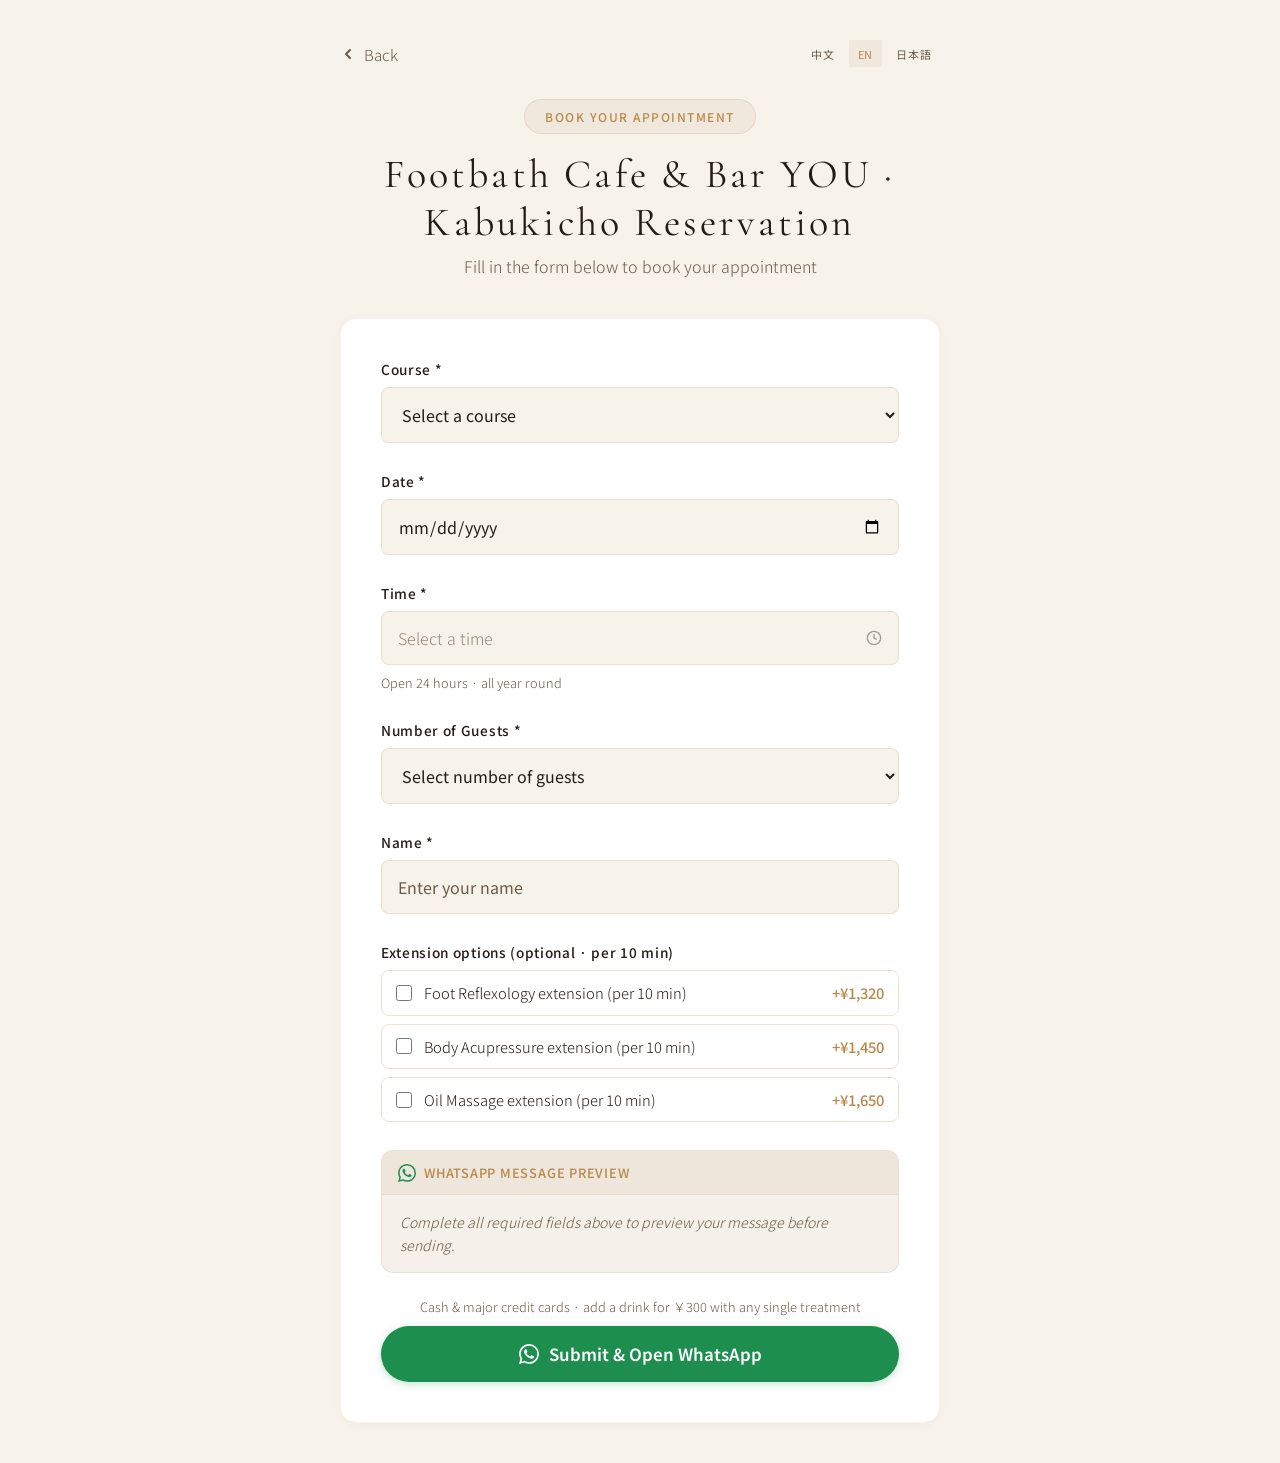
<file: booking.html>
<!DOCTYPE html>
<html lang="en">
<head>
  <meta charset="UTF-8">
  <meta name="viewport" content="width=device-width, initial-scale=1.0">
  <meta name="description" content="Book your appointment at Footbath Cafe & Bar YOU (愈) — 24h relaxation lounge in Shinjuku Kabukicho, Tokyo">
  <title>Book Appointment — Footbath Cafe &amp; Bar YOU (愈) Kabukicho</title>
  <link rel="preconnect" href="https://fonts.googleapis.com">
  <link rel="preconnect" href="https://fonts.gstatic.com" crossorigin>
  <link href="https://fonts.googleapis.com/css2?family=Cormorant+Garamond:ital,wght@0,400;0,500;0,600;1,400&family=Noto+Sans+JP:wght@300;400;500&family=Noto+Sans+SC:wght@300;400;500&family=Inter:wght@300;400;500;600&display=swap" rel="stylesheet">
  <style>
    * { margin:0; padding:0; box-sizing:border-box; }
    :root{ --cream:#faf7f2; --cream-dark:#f0ebe3; --blush:#e8d5d0; --blush-deep:#d4b8b0; --charcoal:#2c2c2c; --charcoal-light:#5a5a5a; --gold:#b8956b; --gold-light:#d4b896; --white:#fff; --font-display:"Cormorant Garamond","Noto Sans JP",serif; --font-body:"Noto Sans JP","Noto Sans SC","Inter",sans-serif; }
    body{ font-family:var(--font-body); font-weight:300; background:var(--cream); color:var(--charcoal); min-height:100vh; padding:40px 20px; -webkit-font-smoothing:antialiased; }
    .booking-container{ max-width:600px; margin:0 auto; animation:fadeInUp .8s ease-out; }
    @keyframes fadeInUp{ from{opacity:0;transform:translateY(20px);} to{opacity:1;transform:translateY(0);} }
    .booking-top-bar{ display:flex; align-items:center; justify-content:space-between; gap:1rem; margin-bottom:2rem; }
    .back-link{ display:inline-flex; align-items:center; gap:8px; color:var(--charcoal-light); text-decoration:none; font-size:.95rem; transition:color .3s; }
    .back-link:hover{ color:var(--gold); }
    .lang-switch{ display:flex; align-items:center; gap:.35rem; flex-shrink:0; }
    .lang-switch button{ font-size:.6875rem; letter-spacing:.06em; color:var(--charcoal-light); padding:.35rem .55rem; border:none; border-radius:1px; background:transparent; cursor:pointer; font-family:inherit; transition:all .3s; }
    .lang-switch button:hover{ color:var(--gold); }
    .lang-switch button.active{ color:var(--gold); background:rgba(184,149,107,.1); }
    .booking-header{ text-align:center; margin-bottom:2.5rem; }
    .brand-badge{ display:inline-flex; align-items:center; background:rgba(184,149,107,.1); border:1px solid rgba(184,149,107,.2); border-radius:50px; padding:8px 20px; margin-bottom:1rem; font-size:.75rem; color:var(--gold); font-weight:500; letter-spacing:1.5px; text-transform:uppercase; }
    .booking-title{ font-family:var(--font-display); font-size:clamp(2rem,5vw,2.5rem); font-weight:400; letter-spacing:.08em; color:var(--charcoal); margin-bottom:.5rem; }
    .booking-subtitle{ font-size:1rem; color:var(--charcoal-light); font-weight:300; }
    .booking-card{ background:var(--white); border:1px solid rgba(184,149,107,.12); border-radius:16px; padding:2.5rem; box-shadow:0 2px 8px rgba(0,0,0,.04); }
    .form-group{ margin-bottom:1.75rem; }
    .form-label{ display:block; font-size:.85rem; font-weight:500; color:var(--charcoal); margin-bottom:.5rem; letter-spacing:.05em; }
    .form-input,.form-select{ width:100%; padding:14px 16px; border:1px solid rgba(184,149,107,.2); border-radius:8px; font-size:1rem; font-family:inherit; color:var(--charcoal); background:var(--cream); transition:all .3s; }
    .form-input:focus,.form-select:focus{ outline:none; border-color:var(--gold); box-shadow:0 0 0 3px rgba(184,149,107,.1); background:var(--white); }
    .form-input::placeholder{ color:var(--charcoal-light); }
    .form-hint{ font-size:.8rem; color:var(--charcoal-light); margin-top:.5rem; }
    .form-error{ color:#E74C3C; font-size:.85rem; margin-top:.5rem; display:none; }
    .form-group.error .form-error{ display:block; }
    .form-group.error .form-input,.form-group.error .form-select{ border-color:#E74C3C; }
    .form-group.error .time-picker-display{ border-color:#E74C3C; }
    .time-picker{ position:relative; }
    .time-picker-display{ display:flex; align-items:center; justify-content:space-between; cursor:pointer; user-select:none; }
    .time-placeholder{ color:var(--charcoal-light); opacity:.7; }
    .time-picker-panel{ display:none; position:absolute; top:calc(100% + 4px); left:0; right:0; background:var(--white); border:1px solid rgba(184,149,107,.2); border-radius:12px; box-shadow:0 12px 32px rgba(44,44,44,.12); z-index:200; overflow:hidden; }
    .time-picker-panel.open{ display:block; }
    .time-col-header{ display:flex; border-bottom:1px solid rgba(184,149,107,.15); background:var(--cream); }
    .time-col-header span{ flex:1; text-align:center; padding:8px; font-size:.72rem; font-weight:600; color:var(--charcoal-light); letter-spacing:.08em; text-transform:uppercase; }
    .time-cols{ display:flex; }
    .time-col{ flex:1; max-height:220px; overflow-y:auto; -webkit-overflow-scrolling:touch; }
    .time-col-sep{ width:1px; background:rgba(184,149,107,.15); }
    .time-option{ padding:12px 8px; text-align:center; cursor:pointer; font-size:1rem; transition:background .15s; }
    .time-option:hover{ background:rgba(184,149,107,.12); }
    .time-option.selected{ background:var(--gold); color:var(--white); font-weight:600; }
    .submit-button{ width:100%; padding:16px; background:#1E8E4F; color:#fff; border:none; border-radius:50px; font-size:1.05rem; font-weight:600; font-family:inherit; cursor:pointer; transition:all .3s; margin-top:.5rem; display:flex; align-items:center; justify-content:center; gap:10px; box-shadow:0 2px 8px rgba(30,142,79,.25); }
    .submit-button:hover{ background:#20A05A; transform:translateY(-2px); box-shadow:0 4px 16px rgba(30,142,79,.35); }
    .submit-button:active{ transform:translateY(0); }
    .submit-button:disabled{ opacity:.6; cursor:not-allowed; transform:none; }
    .payment-note{ font-size:.8rem; color:var(--charcoal-light); text-align:center; margin-top:1.25rem; line-height:1.6; }
    .whatsapp-icon{ width:20px; height:20px; display:inline-flex; align-items:center; justify-content:center; }
    .whatsapp-icon svg{ width:100%; height:100%; fill:currentColor; }
    .success-message{ display:none; background:rgba(39,174,96,.1); border:1px solid #27AE60; border-radius:8px; padding:1rem; margin-bottom:1.5rem; color:#27AE60; font-size:.95rem; text-align:center; }
    .success-message.show{ display:block; animation:fadeInUp .5s ease-out; }
    .additional-services{ display:none; margin-top:1.5rem; padding-top:1.5rem; border-top:1px dashed #ddd; }
    .additional-services.show{ display:block; animation:fadeIn .3s ease-out; }
    @keyframes fadeIn{ from{opacity:0;} to{opacity:1;} }
    .guest-service-row{ background:#f9f9f9; padding:1rem; border-radius:8px; margin-bottom:.75rem; }
    .guest-service-row:last-child{ margin-bottom:0; }
    .guest-label{ font-size:.85rem; color:#666; margin-bottom:.5rem; font-weight:500; }
    .guest-service-row .form-select{ background:#fff; }
    .same-package-label{ display:flex; align-items:center; gap:8px; cursor:pointer; font-weight:400; font-size:.9rem; }
    .same-package-label input[type="checkbox"]{ width:auto; margin:0; }
    .message-preview{ margin-top:.5rem; margin-bottom:1.5rem; border:1px solid rgba(184,149,107,.18); border-radius:12px; overflow:hidden; background:#f5f0ea; }
    .message-preview-header{ display:flex; align-items:center; gap:8px; padding:.75rem 1rem; background:rgba(184,149,107,.12); border-bottom:1px solid rgba(184,149,107,.12); font-size:.8rem; font-weight:500; letter-spacing:.06em; text-transform:uppercase; color:var(--gold); }
    .message-preview-icon{ width:18px; height:18px; color:#1E8E4F; flex-shrink:0; }
    .message-preview-icon svg{ width:100%; height:100%; fill:currentColor; }
    .message-preview-body{ display:none; margin:0; padding:1rem 1.1rem; font-family:inherit; font-size:.92rem; line-height:1.65; color:var(--charcoal); white-space:pre-wrap; word-break:break-word; background:#e8f5e9; border-left:3px solid #1E8E4F; }
    .message-preview-hint{ margin:0; padding:1rem 1.1rem; font-size:.88rem; line-height:1.6; color:var(--charcoal-light); font-style:italic; }
    .message-preview.ready .message-preview-body{ display:block; }
    .message-preview.ready .message-preview-hint{ display:none; }
    @media (max-width:768px){ body{ padding:20px 15px; } .booking-card{ padding:2rem 1.5rem; } .booking-top-bar{ flex-wrap:wrap; gap:.75rem; } }
    @media (max-width:568px){ .booking-card{ padding:1.75rem 1.25rem; } .form-input,.form-select{ padding:12px 14px; font-size:.95rem; } }
  
    /* --- per-language fonts (patch): CN uses Chinese font, JP uses Japanese font --- */
    html[lang="zh-CN"] { --font-body: "Noto Sans SC","PingFang SC","Microsoft YaHei",sans-serif; --font-display: "Cormorant Garamond","Noto Sans SC",sans-serif; }
    html[lang="ja"]    { --font-body: "Noto Sans JP","Hiragino Sans","Yu Gothic UI","Meiryo",sans-serif; --font-display: "Cormorant Garamond","Noto Sans JP",serif; }
    html[lang="zh-CN"] body, html[lang="ja"] body { font-family: var(--font-body); }
    .booking-title, .booking-subtitle, .payment-note, .form-label { text-wrap: pretty; }
      /* brand accent (patch) */
    :root{ --gold:#b8894a; --gold-light:#d8b57e; --cream:#f7f2ea; --cream-dark:#ede3d4; --charcoal:#241c16; --charcoal-light:#6b5b4a; }
  
    .addons-list{display:flex;flex-direction:column;gap:.5rem;}
    .addon-item{display:flex;align-items:center;gap:.7rem;padding:.7rem .9rem;border:1px solid rgba(184,149,107,.28);border-radius:8px;cursor:pointer;font-size:.92rem;transition:border-color .2s,background .2s;}
    .addon-item input{width:16px;height:16px;flex-shrink:0;accent-color:#8a6a44;margin:0;}
    .addon-item .addon-name{flex:1;}
    .addon-item .addon-price{color:var(--gold,#9e2b25);font-weight:500;white-space:nowrap;}
    .addon-item:has(input:checked){border-color:var(--gold,#9e2b25);background:rgba(184,149,107,.08);}
    .addon-item .addon-qty{border:1px solid rgba(184,149,107,.5);border-radius:6px;padding:3px 7px;font-size:.82rem;background:#fff;color:#3a2f24;flex-shrink:0;cursor:pointer;}
  </style>
</head>
<body>
  <div class="booking-container">
    <div class="booking-top-bar">
      <a href="landing.html" class="back-link" id="backLink">
        <svg width="16" height="16" viewBox="0 0 16 16" fill="none"><path d="M10 12L6 8L10 4" stroke="currentColor" stroke-width="2" stroke-linecap="round" stroke-linejoin="round"/></svg>
        <span id="backLinkText">Back</span>
      </a>
      <div class="lang-switch" role="group" aria-label="Language">
        <button type="button" data-lang="cn">中文</button>
        <button type="button" data-lang="en" class="active">EN</button>
        <button type="button" data-lang="jp">日本語</button>
      </div>
    </div>

    <div class="booking-header">
      <div class="brand-badge" id="brandBadge">BOOK YOUR APPOINTMENT</div>
      <h1 class="booking-title" id="bookingTitle">Footbath Cafe &amp; Bar YOU Reservation</h1>
      <p class="booking-subtitle" id="bookingSubtitle">Fill in the form below to book your appointment</p>
    </div>

    <div class="booking-card">
      <div class="success-message" id="successMessage"></div>
      <form id="bookingForm">
        <div class="form-group" id="serviceGroup">
          <label for="service" class="form-label" id="labelService">Course *</label>
          <select id="service" name="service" class="form-select" required></select>
          <div class="form-error" id="errorService">Please select a course</div>
        </div>
        <div class="form-group" id="dateGroup">
          <label for="date" class="form-label" id="labelDate">Date *</label>
          <input type="date" id="date" name="date" class="form-input" required>
          <div class="form-error" id="errorDate">Please select a date</div>
        </div>
        <div class="form-group" id="timeGroup">
          <label class="form-label" id="labelTime">Time *</label>
          <div class="time-picker" id="timePicker">
            <div class="time-picker-display form-input" id="timePickerDisplay">
              <span id="timePickerText" class="time-placeholder">Select a time</span>
              <svg width="16" height="16" viewBox="0 0 24 24" fill="none" stroke="currentColor" stroke-width="2" aria-hidden="true" style="opacity:.4;flex-shrink:0"><circle cx="12" cy="12" r="10"/><polyline points="12 6 12 12 16 14"/></svg>
            </div>
            <div class="time-picker-panel" id="timePickerPanel">
              <div class="time-col-header"><span id="hourColHeader">Hour</span><span id="minuteColHeader">Min</span></div>
              <div class="time-cols"><div class="time-col" id="hourCol"></div><div class="time-col-sep"></div><div class="time-col" id="minuteCol"></div></div>
            </div>
          </div>
          <input type="hidden" id="time" name="time" required>
          <div class="form-hint" id="hintTime"></div>
          <div class="form-error" id="errorTime">Please select a time</div>
        </div>
        <div class="form-group" id="guestsGroup">
          <label for="guests" class="form-label" id="labelGuests">Number of Guests *</label>
          <select id="guests" name="guests" class="form-select" required></select>
          <div class="form-error" id="errorGuests">Please select number of guests</div>
        </div>
        <div class="form-group" id="nameGroup">
          <label for="name" class="form-label" id="labelName">Name *</label>
          <input type="text" id="name" name="name" class="form-input" placeholder="Enter your name" required>
          <div class="form-error" id="errorName">Please enter your name</div>
        </div>
        <div class="form-group" id="samePackageGroup" style="display:none;">
          <label class="same-package-label"><input type="checkbox" id="samePackage" name="samePackage" checked><span id="samePackageText">All guests choose the same course</span></label>
        </div>
        <div class="additional-services" id="additionalServices">
          <h4 id="additionalServicesTitle" style="font-size:1rem;color:#b8956b;margin-bottom:1rem;">Additional Guests' Courses (if different)</h4>
          <div id="additionalServicesContainer"></div>
        </div>
        <div class="form-group" id="addonsGroup">
          <label class="form-label" id="labelAddons">Add-ons (optional)</label>
          <div class="addons-list" id="addonsList"></div>
        </div>
        <div class="message-preview" id="messagePreview">
          <div class="message-preview-header">
            <span class="message-preview-icon"><svg viewBox="0 0 24 24"><path d="M17.472 14.382c-.297-.149-1.758-.867-2.03-.967-.273-.099-.471-.148-.67.15-.197.297-.767.966-.94 1.164-.173.199-.347.223-.644.075-.297-.15-1.255-.463-2.39-1.475-.884-.788-1.48-1.761-1.653-2.059-.173-.297-.018-.458.13-.606.134-.133.298-.347.446-.52.149-.174.198-.298.298-.497.099-.198.05-.371-.025-.52-.075-.149-.669-1.612-.916-2.207-.242-.579-.487-.5-.669-.51-.173-.008-.371-.01-.57-.01-.198 0-.52.074-.792.372-.272.297-1.04 1.016-1.04 2.479 0 1.462 1.065 2.875 1.213 3.074.149.198 2.096 3.2 5.077 4.487.709.306 1.262.489 1.694.625.712.227 1.36.195 1.871.118.571-.085 1.758-.719 2.006-1.413.248-.694.248-1.289.173-1.413-.074-.124-.272-.198-.57-.347m-5.421 7.403h-.004a9.87 9.87 0 01-5.031-1.378l-.361-.214-3.741.982.998-3.648-.235-.374a9.86 9.86 0 01-1.51-5.26c.001-5.45 4.436-9.884 9.888-9.884 2.64 0 5.122 1.03 6.988 2.898a9.825 9.825 0 012.893 6.994c-.003 5.45-4.437 9.884-9.885 9.884m8.413-18.297A11.815 11.815 0 0012.05 0C5.495 0 .16 5.335.157 11.892c0 2.096.547 4.142 1.588 5.945L.057 24l6.305-1.654a11.882 11.882 0 005.683 1.448h.005c6.554 0 11.89-5.335 11.893-11.893a11.821 11.821 0 00-3.48-8.413Z"/></svg></span>
            <span id="previewTitle">Message Preview</span>
          </div>
          <pre class="message-preview-body" id="previewBody"></pre>
          <p class="message-preview-hint" id="previewHint">Complete the form above to preview your WhatsApp message.</p>
        </div>
        <p class="payment-note" id="paymentNote"></p>
        <button type="submit" class="submit-button" id="submitButton">
          <span class="whatsapp-icon"><svg viewBox="0 0 24 24"><path d="M17.472 14.382c-.297-.149-1.758-.867-2.03-.967-.273-.099-.471-.148-.67.15-.197.297-.767.966-.94 1.164-.173.199-.347.223-.644.075-.297-.15-1.255-.463-2.39-1.475-.884-.788-1.48-1.761-1.653-2.059-.173-.297-.018-.458.13-.606.134-.133.298-.347.446-.52.149-.174.198-.298.298-.497.099-.198.05-.371-.025-.52-.075-.149-.669-1.612-.916-2.207-.242-.579-.487-.5-.669-.51-.173-.008-.371-.01-.57-.01-.198 0-.52.074-.792.372-.272.297-1.04 1.016-1.04 2.479 0 1.462 1.065 2.875 1.213 3.074.149.198 2.096 3.2 5.077 4.487.709.306 1.262.489 1.694.625.712.227 1.36.195 1.871.118.571-.085 1.758-.719 2.006-1.413.248-.694.248-1.289.173-1.413-.074-.124-.272-.198-.57-.347m-5.421 7.403h-.004a9.87 9.87 0 01-5.031-1.378l-.361-.214-3.741.982.998-3.648-.235-.374a9.86 9.86 0 01-1.51-5.26c.001-5.45 4.436-9.884 9.888-9.884 2.64 0 5.122 1.03 6.988 2.898a9.825 9.825 0 012.893 6.994c-.003 5.45-4.437 9.884-9.885 9.884m8.413-18.297A11.815 11.815 0 0012.05 0C5.495 0 .16 5.335.157 11.892c0 2.096.547 4.142 1.588 5.945L.057 24l6.305-1.654a11.882 11.882 0 005.683 1.448h.005c6.554 0 11.89-5.335 11.893-11.893a11.821 11.821 0 00-3.48-8.413Z"/></svg></span>
          <span id="submitButtonText">Submit &amp; Open WhatsApp</span>
        </button>
      </form>
    </div>
  </div>

  <script>
    var WHATSAPP_NUMBER = '85290744644';
    // Backup-number switch: read whatsapp-config.json (same folder); fall back to the number above.
    fetch('whatsapp-config.json', { cache: 'no-store' })
      .then(function (r) { return r.json(); })
      .then(function (c) { var num = c && c[c.use]; if (num && /^\d{8,15}$/.test(num)) WHATSAPP_NUMBER = num; })
      .catch(function () {});
    var currentLang = 'en';
    var serviceInfo = {"Special 1: Foot30 + Body30 (60min)":7580,"Special 2: Foot30 + Body30 + Head10 (70min)":7980,"Special 3: Foot30 + Body60 (90min)":12100,"Special 4: Foot60 + Body Acupressure60 (120min)":15000,"Special 5: Foot60 + Body Oil60 (120min)":16500,"Special 6: Foot60 + Body Oil90 (150min)":19800,"Special 7 Grand: Foot60 + Body Oil120 (180min)":22800,"Foot Massage 60min":7950,"Foot Massage 90min":11000,"Body Acupressure 30min":4400,"Body Acupressure 60min":8250,"Body Acupressure 90min":12100,"Body Oil Massage 60min":9680,"Body Oil Massage 90min":13970,"Small Face Course (Face Pack 30min + Body Oil 40min) 70min":8800,"Foot Callus Care 30min":5280,"Foot Callus Care 60min":9680};
    var serviceOptions = [{"group":"special","label":{"jp":"スペシャル 混搭コース","en":"Special Combo Courses","cn":"特选混搭套餐"},"items":[{"value":"Special 1: Foot30 + Body30 (60min)","jp":"足裏30分＋ボディ30分（合計60分）","en":"Foot 30 + Body 30 (60 min total)","cn":"足底30分＋全身30分（共60分）","price":7580},{"value":"Special 2: Foot30 + Body30 + Head10 (70min)","jp":"足裏30分＋ボディ30分＋ヘッド10分（合計70分・人気No.2）","en":"Foot 30 + Body 30 + Head 10 (70 min · Popular No.2)","cn":"足底30分＋全身30分＋头部10分（共70分・人气No.2）","price":7980},{"value":"Special 3: Foot30 + Body60 (90min)","jp":"足裏30分＋ボディ60分（合計90分）","en":"Foot 30 + Body 60 (90 min total)","cn":"足底30分＋全身60分（共90分）","price":12100},{"value":"Special 4: Foot60 + Body Acupressure60 (120min)","jp":"足裏60分＋ボディ指圧60分（合計120分）","en":"Foot 60 + Body Acupressure 60 (120 min total)","cn":"足底60分＋全身指压60分（共120分）","price":15000},{"value":"Special 5: Foot60 + Body Oil60 (120min)","jp":"足裏60分＋ボディオイル60分（合計120分）","en":"Foot 60 + Body Oil 60 (120 min total)","cn":"足底60分＋全身精油60分（共120分）","price":16500},{"value":"Special 6: Foot60 + Body Oil90 (150min)","jp":"足裏60分＋ボディオイル90分（合計150分）","en":"Foot 60 + Body Oil 90 (150 min total)","cn":"足底60分＋全身精油90分（共150分）","price":19800},{"value":"Special 7 Grand: Foot60 + Body Oil120 (180min)","jp":"大満足コース｜足裏60分＋ボディオイル120分（合計180分）","en":"Grand Course｜Foot 60 + Body Oil 120 (180 min total)","cn":"大满足套餐｜足底60分＋全身精油120分（共180分）","price":22800}]},{"group":"foot","label":{"jp":"足裏マッサージ","en":"Foot Reflexology","cn":"足底按摩"},"items":[{"value":"Foot Massage 60min","jp":"足裏マッサージ 60分","en":"Foot Reflexology 60 min","cn":"足底按摩 60 分钟","price":7950},{"value":"Foot Massage 90min","jp":"足裏マッサージ 90分","en":"Foot Reflexology 90 min","cn":"足底按摩 90 分钟","price":11000}]},{"group":"body","label":{"jp":"ボディ指圧マッサージ","en":"Body Acupressure Massage","cn":"全身指压按摩"},"items":[{"value":"Body Acupressure 30min","jp":"ボディ指圧マッサージ 30分","en":"Body Acupressure 30 min","cn":"全身指压按摩 30 分钟","price":4400},{"value":"Body Acupressure 60min","jp":"ボディ指圧マッサージ 60分","en":"Body Acupressure 60 min","cn":"全身指压按摩 60 分钟","price":8250},{"value":"Body Acupressure 90min","jp":"ボディ指圧マッサージ 90分","en":"Body Acupressure 90 min","cn":"全身指压按摩 90 分钟","price":12100}]},{"group":"oil","label":{"jp":"ボディオイルマッサージ","en":"Body Oil Massage","cn":"全身精油推油按摩"},"items":[{"value":"Body Oil Massage 60min","jp":"ボディオイルマッサージ 60分","en":"Body Oil Massage 60 min","cn":"全身精油推油按摩 60 分钟","price":9680},{"value":"Body Oil Massage 90min","jp":"ボディオイルマッサージ 90分","en":"Body Oil Massage 90 min","cn":"全身精油推油按摩 90 分钟","price":13970}]},{"group":"face","label":{"jp":"小顔コース・足裏角取り","en":"Small-Face Course · Foot Callus Care","cn":"小脸套餐・足底去角质"},"items":[{"value":"Small Face Course (Face Pack 30min + Body Oil 40min) 70min","jp":"小顔コース 70分（小顔パック30分＋ボディオイル40分）","en":"Small-Face Course 70 min (Face pack 30 + Body oil 40)","cn":"小脸套餐 70 分钟（小脸面膜30分+全身精油40分）","price":8800},{"value":"Foot Callus Care 30min","jp":"足裏角取り 30分","en":"Foot Callus Care 30 min","cn":"足底去角质 30 分钟","price":5280},{"value":"Foot Callus Care 60min","jp":"足裏角取り 60分","en":"Foot Callus Care 60 min","cn":"足底去角质 60 分钟","price":9680}]}];
    var ADDONS = [
      { value:"Extend Foot +10min", jp:"足裏マッサージ 延長（10分毎）", en:"Foot Reflexology extension (per 10 min)", cn:"足底按摩 延长（每10分）", price:1320 },
      { value:"Extend Body +10min", jp:"ボディ指圧 延長（10分毎）", en:"Body Acupressure extension (per 10 min)", cn:"全身指压 延长（每10分）", price:1450 },
      { value:"Extend Oil +10min", jp:"オイルマッサージ 延長（10分毎）", en:"Oil Massage extension (per 10 min)", cn:"精油推油 延长（每10分）", price:1650 }
    ];
    var ADDON_LABEL = { jp:"延長オプション（任意・10分単位）", en:"Extension options (optional · per 10 min)", cn:"延长选项（可选・每10分钟）" };
    var ADDON_WA = { jp:"延長オプション", en:"Extension options", cn:"延长选项" };
    function buildAddonsHTML(){
      var guests=parseInt((document.getElementById('guests')||{}).value)||1;
      var prev={}; document.querySelectorAll('#addonsList .addon-item').forEach(function(li){ var cb=li.querySelector('input[name="addon"]'), q=li.querySelector('.addon-qty'); if(cb){ prev[cb.value]={checked:cb.checked, qty:(q?parseInt(q.value)||1:1)}; } });
      return ADDONS.map(function(a){
        var st=prev[a.value]||{checked:false,qty:1}; var qty=Math.min(st.qty||1,guests)||1; var qsel='';
        if(guests>1){ var o=''; for(var i=1;i<=guests;i++){ o+='<option value="'+i+'"'+(i===qty?' selected':'')+'>×'+i+'</option>'; } qsel='<select class="addon-qty" onclick="event.stopPropagation()"'+(st.checked?'':' style="display:none"')+'>'+o+'</select>'; }
        return '<label class="addon-item"><input type="checkbox" name="addon" value="'+a.value+'"'+(st.checked?' checked':'')+'><span class="addon-name">'+a[currentLang]+'</span>'+qsel+'<span class="addon-price">+¥'+a.price.toLocaleString()+'</span></label>';
      }).join('');
    }
    var OPEN_HOURS = [0,1,2,3,4,5,6,7,8,9,10,11,12,13,14,15,16,17,18,19,20,21,22,23];
    var LATE = null;
    var SHOP = { jp:"足湯 Cafe & Bar 愈 YOU 新宿歌舞伎町店", en:"Footbath Cafe & Bar YOU · Kabukicho", cn:"足浴 Cafe & Bar 愈 YOU 新宿歌舞伎町店" };
    var HOURS = { jp:"24時間営業／年中無休", en:"Open 24 hours · all year round", cn:"24小时营业／全年无休" };
    var PAYNOTE = { jp:"現金・各種クレジットカード対応／単品施術は＋￥300でドリンク1杯", en:"Cash & major credit cards · add a drink for ￥300 with any single treatment", cn:"现金・各类信用卡／单点理疗加￥300享一杯饮品" };

    var i18n = {
      en:{ htmlLang:'en', title:'Book Appointment — '+SHOP.en, backLink:'Back', brandBadge:'BOOK YOUR APPOINTMENT', bookingTitle:SHOP.en+' Reservation', bookingSubtitle:'Fill in the form below to book your appointment', successMessage:'Your booking information has been prepared. You will be redirected to WhatsApp shortly...', labelService:'Course *', labelDate:'Date *', labelTime:'Time *', labelGuests:'Number of Guests *', labelName:'Name *', errorService:'Please select a course', errorDate:'Please select a date', errorTime:'Please select a time', errorGuests:'Please select number of guests', errorName:'Please enter your name', namePlaceholder:'Enter your name', samePackageText:'All guests choose the same course', additionalServicesTitle:"Additional Guests' Courses (if different)", submitButton:'Submit & Open WhatsApp', redirecting:'Redirecting...', previewTitle:'WhatsApp Message Preview', previewHint:'Complete all required fields above to preview your message before sending.', selectCourse:'Select a course', timePlaceholder:'Select a time', hourLabel:'Hour', minuteLabel:'Min', selectGuests:'Select number of guests', guestLabel:'Guest', waIntro:'Hello, I would like to make a reservation at '+SHOP.en+'.\n\n', waName:'Name', waDate:'Date', waTime:'Time', waGuests:'Number of Guests', waMainGuest:'Main Guest', waSameCourse:'All guests choose the same course', waGuest:'Guest', waTotal:'Total', waLate:'late-night rate', dateLocale:'en-US' },
      jp:{ htmlLang:'ja', title:'ご予約 — '+SHOP.jp, backLink:'戻る', brandBadge:'ご予約', bookingTitle:SHOP.jp+' ご予約フォーム', bookingSubtitle:'以下のフォームにご記入のうえ、ご予約ください', successMessage:'予約内容を作成しました。まもなく WhatsApp へ移動します…', labelService:'コース *', labelDate:'日付 *', labelTime:'時間 *', labelGuests:'人数 *', labelName:'お名前 *', errorService:'コースを選択してください', errorDate:'日付を選択してください', errorTime:'時間を選択してください', errorGuests:'人数を選択してください', errorName:'お名前を入力してください', namePlaceholder:'お名前を入力', samePackageText:'全員同じコースを選択', additionalServicesTitle:'追加ゲストのコース（異なる場合）', submitButton:'送信して WhatsApp を開く', redirecting:'移動中…', previewTitle:'WhatsApp メッセージプレビュー', previewHint:'送信前に内容を確認するため、上記の必須項目をすべて入力してください。', selectCourse:'コースを選択', timePlaceholder:'時間を選択', hourLabel:'時', minuteLabel:'分', selectGuests:'人数を選択', guestLabel:'ゲスト', waIntro:'こんにちは、'+SHOP.jp+'のご予約を希望します。\n\n', waName:'お名前', waDate:'日付', waTime:'時間', waGuests:'人数', waMainGuest:'代表者', waSameCourse:'全員同じコース', waGuest:'ゲスト', waTotal:'合計', waLate:'深夜料金', dateLocale:'ja-JP' },
      cn:{ htmlLang:'zh-CN', title:'预约 — '+SHOP.cn, backLink:'返回', brandBadge:'在线预约', bookingTitle:SHOP.cn+' 预约表单', bookingSubtitle:'请填写以下信息完成预约', successMessage:'预约信息已生成，即将跳转至 WhatsApp…', labelService:'项目 *', labelDate:'日期 *', labelTime:'时间 *', labelGuests:'人数 *', labelName:'姓名 *', errorService:'请选择项目', errorDate:'请选择日期', errorTime:'请选择时间', errorGuests:'请选择人数', errorName:'请输入姓名', namePlaceholder:'请输入您的姓名', samePackageText:'所有客人都选择相同项目', additionalServicesTitle:'其他客人的项目（如不同）', submitButton:'提交并打开 WhatsApp', redirecting:'跳转中…', previewTitle:'WhatsApp 消息预览', previewHint:'请先填写上方所有必填项，即可在发送前预览消息内容。', selectCourse:'请选择项目', timePlaceholder:'请选择时间', hourLabel:'时', minuteLabel:'分', selectGuests:'请选择人数', guestLabel:'客人', waIntro:'您好，我想预约'+SHOP.cn+'。\n\n', waName:'姓名', waDate:'日期', waTime:'时间', waGuests:'人数', waMainGuest:'主预约人', waSameCourse:'所有客人都选择相同项目', waGuest:'客人', waTotal:'合计', waLate:'深夜价格', dateLocale:'zh-CN' }
    };

    function t(k){ return i18n[currentLang][k]; }
    function itemName(item){ return item[currentLang]; }
    function formatOptionLabel(item){ return item[currentLang] + ' — ¥' + item.price.toLocaleString(); }
    function groupLabel(g){ return g.label[currentLang]; }

    function buildServiceOptionsHTML(selectedValue){
      var html = '<option value="">' + t('selectCourse') + '</option>';
      serviceOptions.forEach(function(group){
        html += '<optgroup label="' + groupLabel(group) + '">';
        group.items.forEach(function(item){
          var sel = item.value === selectedValue ? ' selected' : '';
          html += '<option value="' + item.value + '"' + sel + '>' + formatOptionLabel(item) + '</option>';
        });
        html += '</optgroup>';
      });
      return html;
    }
    function buildGuestsOptionsHTML(selectedValue){
      var html = '<option value="">' + t('selectGuests') + '</option>';
      for (var i=1;i<=5;i++){
        var label = currentLang==='jp' ? (i+'名') : (currentLang==='cn' ? (i+' 人') : (i+' Guest'+(i>1?'s':'')));
        var sel = String(i)===selectedValue ? ' selected' : '';
        html += '<option value="'+i+'"'+sel+'>'+label+'</option>';
      }
      return html;
    }
    function padTimeUnit(n){ return n<10?'0'+n:String(n); }
    var timePickerState = { selH:null, selM:null };
    function updateTimePickerLabels(){
      document.getElementById('hourColHeader').textContent = t('hourLabel');
      document.getElementById('minuteColHeader').textContent = t('minuteLabel');
      var textEl = document.getElementById('timePickerText');
      if (!document.getElementById('time').value){ textEl.textContent = t('timePlaceholder'); textEl.classList.add('time-placeholder'); }
    }
    function initTimePicker(){
      var display=document.getElementById('timePickerDisplay'), panel=document.getElementById('timePickerPanel'), textEl=document.getElementById('timePickerText'), hourCol=document.getElementById('hourCol'), minCol=document.getElementById('minuteCol'), hidden=document.getElementById('time');
      if(!display||!panel||!hourCol||!minCol||!hidden) return;
      var HRS = OPEN_HOURS.slice();
      var MIN=[0,5,10,15,20,25,30,35,40,45,50,55];
      HRS.forEach(function(h){ var hs=padTimeUnit(h); var d=document.createElement('div'); d.className='time-option'; d.textContent=hs; d.addEventListener('click',function(e){ e.stopPropagation(); hourCol.querySelectorAll('.time-option').forEach(function(o){o.classList.remove('selected');}); d.classList.add('selected'); timePickerState.selH=hs; commit(); }); hourCol.appendChild(d); });
      MIN.forEach(function(m){ var ms=padTimeUnit(m); var d=document.createElement('div'); d.className='time-option'; d.textContent=ms; d.addEventListener('click',function(e){ e.stopPropagation(); minCol.querySelectorAll('.time-option').forEach(function(o){o.classList.remove('selected');}); d.classList.add('selected'); timePickerState.selM=ms; commit(); }); minCol.appendChild(d); });
      function commit(){ if(timePickerState.selH===null||timePickerState.selM===null) return; hidden.value=timePickerState.selH+':'+timePickerState.selM; textEl.textContent=hidden.value; textEl.classList.remove('time-placeholder'); document.getElementById('timeGroup').classList.remove('error'); setTimeout(function(){panel.classList.remove('open');},250); updateMessagePreview(); }
      display.addEventListener('click',function(e){ e.stopPropagation(); panel.classList.toggle('open'); });
      panel.addEventListener('click',function(e){ e.stopPropagation(); });
      document.addEventListener('click',function(){ panel.classList.remove('open'); });
    }
    function getInitialLang(){
      var p=new URLSearchParams(window.location.search); var lang=p.get('lang');
      if(lang==='cn'||lang==='jp'||lang==='en') return lang;
      var ref=document.referrer;
      if(ref.indexOf('/cn/')!==-1) return 'cn';
      if(ref.indexOf('/jp/')!==-1) return 'jp';
      if(ref.indexOf('/en/')!==-1) return 'en';
      return 'en';
    }
    function applyLang(lang){
      currentLang=lang; var o=i18n[lang];
      var sv=document.getElementById('service').value, gv=document.getElementById('guests').value;
      document.documentElement.lang=o.htmlLang; document.title=o.title;
      document.getElementById('backLinkText').textContent=o.backLink;
      document.getElementById('backLink').setAttribute('href', lang+'/index.html');
      document.getElementById('brandBadge').textContent=o.brandBadge;
      document.getElementById('bookingTitle').textContent=o.bookingTitle;
      document.getElementById('bookingSubtitle').textContent=o.bookingSubtitle;
      document.getElementById('successMessage').textContent=o.successMessage;
      document.getElementById('labelService').textContent=o.labelService;
      document.getElementById('labelDate').textContent=o.labelDate;
      document.getElementById('labelTime').textContent=o.labelTime;
      document.getElementById('labelGuests').textContent=o.labelGuests;
      document.getElementById('labelName').textContent=o.labelName;
      document.getElementById('hintTime').textContent=HOURS[lang];
      document.getElementById('errorService').textContent=o.errorService;
      document.getElementById('errorDate').textContent=o.errorDate;
      document.getElementById('errorTime').textContent=o.errorTime;
      document.getElementById('errorGuests').textContent=o.errorGuests;
      document.getElementById('errorName').textContent=o.errorName;
      document.getElementById('name').placeholder=o.namePlaceholder;
      document.getElementById('samePackageText').textContent=o.samePackageText;
      document.getElementById('additionalServicesTitle').textContent=o.additionalServicesTitle;
      document.getElementById('submitButtonText').textContent=o.submitButton;
      document.getElementById('paymentNote').innerHTML=PAYNOTE[lang];
      document.getElementById('previewTitle').textContent=o.previewTitle;
      document.getElementById('previewHint').textContent=o.previewHint;
      document.getElementById('service').innerHTML=buildServiceOptionsHTML(sv);
      var _al=document.getElementById('addonsList'); if(_al) _al.innerHTML=buildAddonsHTML();
      var _all=document.getElementById('labelAddons'); if(_all) _all.textContent=ADDON_LABEL[lang];
      document.getElementById('guests').innerHTML=buildGuestsOptionsHTML(gv);
      updateTimePickerLabels();
      document.querySelectorAll('.lang-switch button').forEach(function(btn){ btn.classList.toggle('active', btn.getAttribute('data-lang')===lang); });
      var url=new URL(window.location.href); url.searchParams.set('lang',lang); history.replaceState(null,'',url);
      updateAdditionalServices(); updateMessagePreview();
    }
    var dateInput=document.getElementById('date');
    dateInput.setAttribute('min', new Date().toISOString().split('T')[0]);
    initTimePicker();
    applyLang(getInitialLang());
    document.querySelectorAll('.lang-switch button').forEach(function(btn){ btn.addEventListener('click',function(){ applyLang(this.getAttribute('data-lang')); }); });
    (function(){ var p=new URLSearchParams(window.location.search); var svc=p.get('service'); if(svc){ var sel=document.getElementById('service'); for(var i=0;i<sel.options.length;i++){ if(sel.options[i].value===svc){ sel.options[i].selected=true; break; } } } updateMessagePreview(); })();
    function isLateTime(ts){ if(!LATE||!ts) return false; var h=parseInt(ts.split(':')[0],10); return h>=LATE.fromHour || h<6; }
    function servicePrice(service, ts){ var p = serviceInfo[service] || 0; if(p && isLateTime(ts)) p += LATE.add; return p; }
    document.getElementById('guests').addEventListener('change', updateAdditionalServices);
    document.getElementById('samePackage').addEventListener('change', updateAdditionalServices);
    document.getElementById('guests').addEventListener('change', function(){ var _a=document.getElementById('addonsList'); if(_a){ _a.innerHTML=buildAddonsHTML(); } });
    document.getElementById('addonsList').addEventListener('change', function(e){ if(e.target&&e.target.name==='addon'){ var li=e.target.closest('.addon-item'); var q=li&&li.querySelector('.addon-qty'); if(q){ q.style.display=e.target.checked?'':'none'; } } });
    function updateAdditionalServices(){
      var guests=document.getElementById('guests').value, add=document.getElementById('additionalServices'), cont=document.getElementById('additionalServicesContainer'), spg=document.getElementById('samePackageGroup'), spc=document.getElementById('samePackage'), ss=document.getElementById('service');
      if(!guests||guests==='1'){ add.classList.remove('show'); cont.innerHTML=''; spg.style.display='none'; updateMessagePreview(); return; }
      spg.style.display='block';
      if(spc.checked){ add.classList.remove('show'); cont.innerHTML=''; updateMessagePreview(); return; }
      var n=parseInt(guests)-1, html='';
      for(var i=1;i<=n;i++){ var gn=i+1; var lbl = currentLang==='jp'?(t('guestLabel')+gn+'人目'):(currentLang==='cn'?(t('guestLabel')+gn):(t('guestLabel')+' '+gn)); html += '<div class="guest-service-row"><div class="guest-label">'+lbl+'</div><select name="guest'+i+'Service" class="form-select">'+ss.innerHTML+'</select></div>'; }
      cont.innerHTML=html; add.classList.add('show'); updateMessagePreview();
    }
    function isFormComplete(){ return document.getElementById('name').value.trim() && document.getElementById('date').value && document.getElementById('time').value && document.getElementById('guests').value && document.getElementById('service').value; }
    function validateForm(){ var ok=true; document.querySelectorAll('.form-group').forEach(function(g){g.classList.remove('error');}); if(!document.getElementById('name').value.trim()){document.getElementById('nameGroup').classList.add('error');ok=false;} if(!document.getElementById('date').value){document.getElementById('dateGroup').classList.add('error');ok=false;} if(!document.getElementById('time').value){document.getElementById('timeGroup').classList.add('error');ok=false;} if(!document.getElementById('guests').value){document.getElementById('guestsGroup').classList.add('error');ok=false;} if(!document.getElementById('service').value){document.getElementById('serviceGroup').classList.add('error');ok=false;} return ok; }
    function formatDate(ds){ var d=new Date(ds+'T00:00:00'); return d.toLocaleDateString(t('dateLocale'),{year:'numeric',month:'long',day:'numeric'}); }
    function buildWhatsAppMessageText(fd){
      var name=fd.get('name'), date=formatDate(fd.get('date')), time=fd.get('time'), guests=fd.get('guests'), main=fd.get('service');
      var late=isLateTime(time), rateLabel = late ? ' ['+t('waLate')+']' : '';
      var mainPrice=servicePrice(main, time);
      var m=t('waIntro');
      m+=t('waName')+': '+name+'\n';
      m+=t('waDate')+': '+date+'\n';
      m+=t('waTime')+': '+time+rateLabel+'\n';
      m+=t('waGuests')+': '+guests+'\n';
      m+=t('waMainGuest')+': '+main+' (¥'+mainPrice.toLocaleString()+')\n';
      var gc=parseInt(guests), same=fd.get('samePackage')==='on';
      if(same&&gc>1){ m+=t('waSameCourse')+'\n'; }
      else { for(var i=1;i<gc;i++){ var gs=fd.get('guest'+i+'Service'); if(gs&&gs.trim()){ var gl=currentLang==='en'?(t('waGuest')+' '+(i+1)):(t('waGuest')+(i+1)); m+=gl+': '+gs+' (¥'+servicePrice(gs, time).toLocaleString()+')\n'; } } }
      var addons=[], addonTotal=0;
      document.querySelectorAll('#addonsList input[name="addon"]:checked').forEach(function(cb){ var li=cb.closest('.addon-item'); var qs=li&&li.querySelector('.addon-qty'); var qty=qs?(parseInt(qs.value)||1):1; for(var k=0;k<ADDONS.length;k++){ if(ADDONS[k].value===cb.value){ addons.push({a:ADDONS[k],qty:qty}); addonTotal+=ADDONS[k].price*qty; break; } } });
      if(addons.length){ m+=ADDON_WA[currentLang]+':\n'; addons.forEach(function(x){ var suf=x.qty>1?(' ×'+x.qty):''; m+='  ・'+x.a[currentLang]+suf+' (¥'+(x.a.price*x.qty).toLocaleString()+')\n'; }); }
      var total=mainPrice;
      if(same){ total=mainPrice*gc; } else { for(var j=1;j<gc;j++){ var g2=fd.get('guest'+j+'Service'); if(g2&&g2.trim()) total+=servicePrice(g2, time); } }
      total += addonTotal;
      if(total>0){ m+='\n'+t('waTotal')+': ¥'+total.toLocaleString(); }
      return m;
    }
    function updateMessagePreview(){
      var ps=document.getElementById('messagePreview'), pb=document.getElementById('previewBody');
      if(!isFormComplete()){ ps.classList.remove('ready'); pb.textContent=''; return; }
      pb.textContent=buildWhatsAppMessageText(new FormData(document.getElementById('bookingForm'))); ps.classList.add('ready');
    }
    document.getElementById('bookingForm').addEventListener('submit',function(e){
      e.preventDefault(); if(!validateForm()) return;
      var msg=encodeURIComponent(buildWhatsAppMessageText(new FormData(this)));
      var url='https://api.whatsapp.com/send/?phone='+WHATSAPP_NUMBER+'&text='+msg+'&type=phone_number&app_absent=0';
      document.getElementById('successMessage').classList.add('show');
      document.getElementById('submitButton').disabled=true;
      document.getElementById('submitButtonText').textContent=t('redirecting');
      setTimeout(function(){ window.open(url,'_blank'); },500);
    });
    document.getElementById('bookingForm').addEventListener('input', updateMessagePreview);
    document.getElementById('bookingForm').addEventListener('change', updateMessagePreview);
    document.querySelectorAll('.form-input,.form-select').forEach(function(input){
      input.addEventListener('blur',function(){ var g=this.closest('.form-group'); if(this.hasAttribute('required')&&!this.value.trim()) g.classList.add('error'); else g.classList.remove('error'); });
      input.addEventListener('input',function(){ var g=this.closest('.form-group'); if(g.classList.contains('error')&&this.value.trim()) g.classList.remove('error'); });
    });
    updateMessagePreview();
  </script>
</body>
</html>
</file>
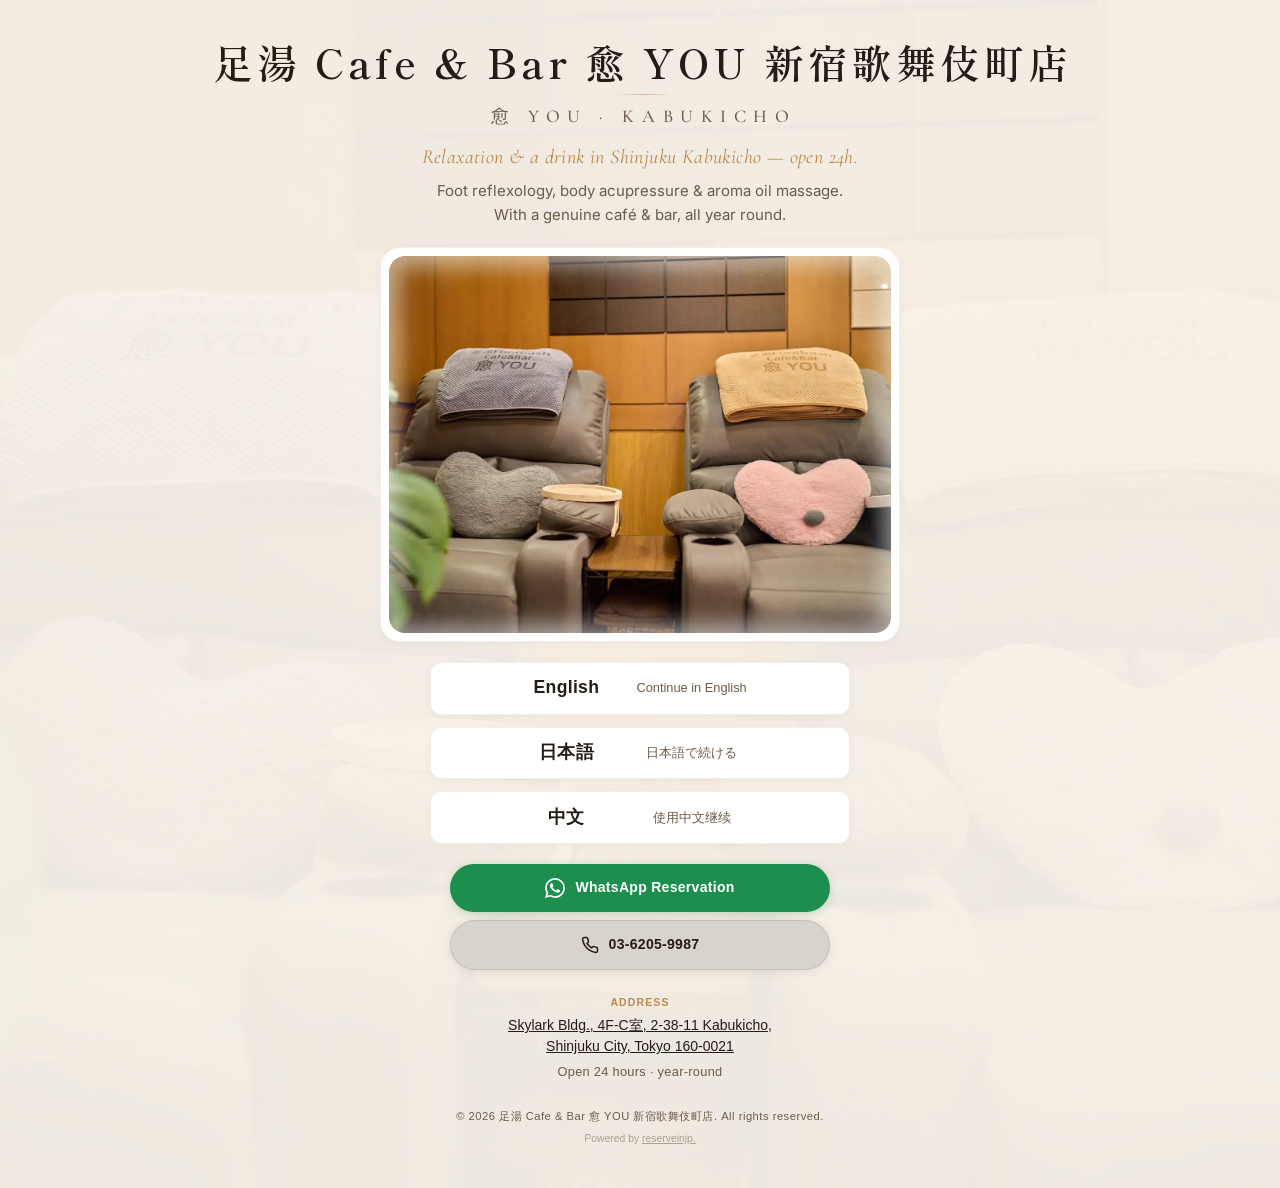
<file: landing.html>
<!DOCTYPE html>
<html lang="en">
<head>
  <meta charset="UTF-8">
  <meta name="viewport" content="width=device-width, initial-scale=1.0">
  <meta name="description" content="Footbath Cafe & Bar YOU (愈) — 24h relaxation lounge with café & bar in Shinjuku Kabukicho, Tokyo.">
  <title>足湯 Cafe &amp; Bar 愈 YOU 新宿歌舞伎町店 | Footbath Cafe &amp; Bar YOU Kabukicho</title>
  <link rel="preconnect" href="https://fonts.googleapis.com">
  <link rel="preconnect" href="https://fonts.gstatic.com" crossorigin>
  <link href="https://fonts.googleapis.com/css2?family=Cormorant+Garamond:ital,wght@0,400;0,500;1,400&family=Shippori+Mincho:wght@400;500;600&family=Inter:wght@400;500&display=swap" rel="stylesheet">
  <link rel="stylesheet" href="styles.css">
</head>
<body>
  <main class="lang-landing">
    <div class="lang-landing-bg"></div>
    <div class="lang-landing-content">
      <div class="lang-brand-header">
        <h1 class="lang-brand-name">
          <span class="lang-brand-mark">足湯 Cafe &amp; Bar 愈 YOU 新宿歌舞伎町店</span>
          <span class="lang-brand-romaji">愈 YOU · KABUKICHO</span>
        </h1>
        <p class="lang-brand-tagline">Relaxation &amp; a drink in Shinjuku Kabukicho — open 24h.</p>
        <p class="lang-brand-sub">Foot reflexology, body acupressure &amp; aroma oil massage.<br>With a genuine café &amp; bar, all year round.</p>
      </div>

      <div class="lang-store-info">
        <div class="lang-store-card">
          <div class="lang-store-image">
            <img src="assets/images/interior.webp" alt="足湯 Cafe & Bar 愈 YOU 新宿歌舞伎町店" loading="lazy">
          </div>
        </div>
      </div>

      <div class="lang-cards">
        <a href="en/index.html" class="lang-card" aria-label="Choose English">
          <span class="lang-card-name">English</span>
          <span class="lang-card-desc">Continue in English</span>
        </a>
        <a href="jp/index.html" class="lang-card" aria-label="日本語を選択">
          <span class="lang-card-name">日本語</span>
          <span class="lang-card-desc">日本語で続ける</span>
        </a>
        <a href="cn/index.html" class="lang-card" aria-label="选择中文">
          <span class="lang-card-name">中文</span>
          <span class="lang-card-desc">使用中文继续</span>
        </a>
      </div>

      <div class="lang-buttons">
        <a href="booking.html" class="lang-btn-whatsapp">
          <svg class="lang-whatsapp-icon" viewBox="0 0 24 24" xmlns="http://www.w3.org/2000/svg">
            <path d="M17.472 14.382c-.297-.149-1.758-.867-2.03-.967-.273-.099-.471-.148-.67.15-.197.297-.767.966-.94 1.164-.173.199-.347.223-.644.075-.297-.15-1.255-.463-2.39-1.475-.884-.788-1.48-1.761-1.653-2.059-.173-.297-.018-.458.13-.606.134-.133.298-.347.446-.52.149-.174.198-.298.298-.497.099-.198.05-.371-.025-.52-.075-.149-.669-1.612-.916-2.207-.242-.579-.487-.5-.669-.51-.173-.008-.371-.01-.57-.01-.198 0-.52.074-.792.372-.272.297-1.04 1.016-1.04 2.479 0 1.462 1.065 2.875 1.213 3.074.149.198 2.096 3.2 5.077 4.487.709.306 1.262.489 1.694.625.712.227 1.36.195 1.871.118.571-.085 1.758-.719 2.006-1.413.248-.694.248-1.289.173-1.413-.074-.124-.272-.198-.57-.347m-5.421 7.403h-.004a9.87 9.87 0 01-5.031-1.378l-.361-.214-3.741.982.998-3.648-.235-.374a9.86 9.86 0 01-1.51-5.26c.001-5.45 4.436-9.884 9.888-9.884 2.64 0 5.122 1.03 6.988 2.898a9.825 9.825 0 012.893 6.994c-.003 5.45-4.437 9.884-9.885 9.884m8.413-18.297A11.815 11.815 0 0012.05 0C5.495 0 .16 5.335.157 11.892c0 2.096.547 4.142 1.588 5.945L.057 24l6.305-1.654a11.882 11.882 0 005.683 1.448h.005c6.554 0 11.89-5.335 11.893-11.893a11.821 11.821 0 00-3.48-8.413Z"/>
          </svg>
          <span>WhatsApp Reservation</span>
        </a>
        <a href="tel:+81362059987" class="lang-btn-phone">
          <svg class="lang-phone-icon" viewBox="0 0 24 24" fill="none" stroke="currentColor" stroke-width="2">
            <path d="M22 16.92v3a2 2 0 01-2.18 2 19.79 19.79 0 01-8.63-3.07 19.5 19.5 0 01-6-6 19.79 19.79 0 01-3.07-8.67A2 2 0 014.11 2h3a2 2 0 012 1.72c.127.96.361 1.903.7 2.81a2 2 0 01-.45 2.11L8.09 9.91a16 16 0 006 6l1.27-1.27a2 2 0 012.11-.45c.907.339 1.85.573 2.81.7A2 2 0 0122 16.92z"/>
          </svg>
          <span>03-6205-9987</span>
        </a>
      </div>

      <div class="lang-store-addr-section">
        <span class="lang-store-label">Address</span>
        <span class="lang-store-text"><a href="https://maps.app.goo.gl/ToGRoEEhcjUyYEqF8" target="_blank" rel="noopener">Skylark Bldg., 4F-C室, 2-38-11 Kabukicho,<br>Shinjuku City, Tokyo 160-0021</a></span>
        <span class="lang-store-hours">Open 24 hours · year-round</span>
      </div>

      <div class="lang-footer">
        <p class="lang-footer-text">&copy; 2026 足湯 Cafe &amp; Bar 愈 YOU 新宿歌舞伎町店. All rights reserved.</p>
        <p class="lang-footer-powered">Powered by <a href="https://reserveinjp.com/" target="_blank" rel="noopener">reserveinjp.</a></p>
      </div>
    </div>
  </main>
</body>
</html>
</file>
<file: styles.css>
/* ========================================
   mooi — Japanese Beauty Salon
   ======================================== */

:root {
  --cream: #faf7f2;
  --cream-dark: #f0ebe3;
  --blush: #e8d5d0;
  --blush-deep: #d4b8b0;
  --charcoal: #2c2c2c;
  --charcoal-light: #5a5a5a;
  --gold: #b8956b;
  --gold-light: #d4b896;
  --white: #ffffff;

  --font-display: "Cormorant Garamond", "Noto Sans JP", serif;
  --font-body: "Noto Sans JP", sans-serif;

  --space-xs: 0.5rem;
  --space-sm: 1rem;
  --space-md: 1.5rem;
  --space-lg: 2.5rem;
  --space-xl: 4rem;
  --space-2xl: 6rem;

  --radius: 2px;
  --transition: 0.3s ease;
  --header-h: 72px;
}

*,
*::before,
*::after {
  box-sizing: border-box;
  margin: 0;
  padding: 0;
}

html {
  scroll-behavior: smooth;
  scroll-padding-top: var(--header-h);
}

body {
  font-family: var(--font-body);
  font-weight: 300;
  font-size: 0.9375rem;
  line-height: 1.7;
  color: var(--charcoal);
  background: var(--cream);
  -webkit-font-smoothing: antialiased;
}

img {
  max-width: 100%;
  display: block;
}

a {
  color: inherit;
  text-decoration: none;
  transition: color var(--transition);
}

ul {
  list-style: none;
}

.container {
  width: min(1120px, 92vw);
  margin-inline: auto;
}

/* ---- Header ---- */

.header {
  position: fixed;
  top: 0;
  left: 0;
  right: 0;
  z-index: 100;
  height: var(--header-h);
  background: rgba(250, 247, 242, 0.92);
  backdrop-filter: blur(12px);
  border-bottom: 1px solid transparent;
  transition: border-color var(--transition), box-shadow var(--transition);
}

.header.scrolled {
  border-color: rgba(184, 149, 107, 0.15);
  box-shadow: 0 1px 20px rgba(44, 44, 44, 0.04);
}

.nav {
  display: flex;
  align-items: center;
  justify-content: space-between;
  height: 100%;
}

.logo {
  font-family: "Shippori Mincho", "Noto Serif JP", "Yu Mincho", "Hiragino Mincho ProN", serif;
  font-size: 1.375rem;
  font-weight: 600;
  letter-spacing: 0.12em;
  color: var(--charcoal);
  line-height: 1.2;
}

.logo .logo-romaji {
  display: block;
  font-family: "Cormorant Garamond", "Inter", serif;
  font-size: 0.6875rem;
  font-weight: 500;
  letter-spacing: 0.3em;
  color: var(--charcoal-light);
  line-height: 1.3;
  margin-top: 0.15rem;
}

.nav-menu {
  display: flex;
  align-items: center;
  gap: 2rem;
}

.nav-links {
  display: flex;
  gap: 2rem;
}

.lang-switch {
  display: flex;
  align-items: center;
  gap: 0.5rem;
}

.lang-switch a {
  font-size: 0.6875rem;
  letter-spacing: 0.06em;
  color: var(--charcoal-light);
  padding: 0.25rem 0.5rem;
  border-radius: 1px;
  transition: all var(--transition);
}

.lang-switch a:hover {
  color: var(--gold);
}

.lang-switch a.active {
  color: var(--gold);
  background: rgba(184, 149, 107, 0.1);
}

html[lang="zh-CN"] {
  --font-body: "Noto Sans SC", "PingFang SC", "Microsoft YaHei", sans-serif;
  --font-display: "Noto Serif SC", "Songti SC", "SimSun", serif;
}

html[lang="ja"] {
  --font-body: "Noto Sans JP", "Hiragino Sans", "Yu Gothic UI", "Meiryo", sans-serif;
  --font-display: "Noto Sans JP", "Hiragino Sans", "Yu Gothic UI", "Meiryo", sans-serif;
}

html[lang="ja"] body,
html[lang="zh-CN"] body {
  font-weight: 400;
}

html[lang="ja"] .nav-links a,
html[lang="zh-CN"] .nav-links a {
  letter-spacing: 0;
  text-transform: none;
}

html[lang="ja"] .hero-tag,
html[lang="zh-CN"] .hero-tag {
  letter-spacing: 0.04em;
  text-transform: none;
}

html[lang="ja"] .btn,
html[lang="zh-CN"] .btn {
  letter-spacing: 0.02em;
  text-transform: none;
  font-weight: 500;
}

html[lang="ja"] .hero h1,
html[lang="ja"] .section-header h2,
html[lang="ja"] .intro-text h2 {
  font-family: var(--font-body);
  font-weight: 600;
  letter-spacing: 0.02em;
}

html[lang="zh-CN"] .hero h1,
html[lang="zh-CN"] .section-header h2,
html[lang="zh-CN"] .intro-text h2 {
  font-family: var(--font-display);
  font-weight: 600;
  letter-spacing: 0.05em;
}

html[lang="ja"] .section-sub,
html[lang="zh-CN"] .section-sub {
  font-family: var(--font-body);
  font-style: normal;
  font-weight: 400;
}

html[lang="ja"] .hero-nav-pill,
html[lang="zh-CN"] .hero-nav-pill {
  letter-spacing: 0;
  text-transform: none;
}

.nav-links a {
  font-size: 0.8125rem;
  letter-spacing: 0.08em;
  text-transform: uppercase;
  color: var(--charcoal-light);
  position: relative;
}

.nav-links a::after {
  content: "";
  position: absolute;
  bottom: -4px;
  left: 0;
  width: 0;
  height: 1px;
  background: var(--gold);
  transition: width var(--transition);
}

.nav-links a:hover {
  color: var(--charcoal);
}

.nav-links a:hover::after {
  width: 100%;
}

.nav-toggle {
  display: none;
  flex-direction: column;
  gap: 6px;
  background: none;
  border: none;
  cursor: pointer;
  padding: 4px;
}

.nav-toggle span {
  display: block;
  width: 24px;
  height: 1px;
  background: var(--charcoal);
  transition: transform var(--transition), opacity var(--transition);
}

.nav-toggle.active span:first-child {
  transform: translateY(3.5px) rotate(45deg);
}

.nav-toggle.active span:last-child {
  transform: translateY(-3.5px) rotate(-45deg);
}

/* ---- Hero Carousel ---- */

.hero {
  position: relative;
  min-height: 100vh;
  display: flex;
  align-items: center;
  justify-content: center;
  overflow: hidden;
}

.hero-carousel {
  position: absolute;
  inset: 0;
}

.hero-slide {
  position: absolute;
  inset: 0;
  background-size: cover;
  background-position: center;
  background-repeat: no-repeat;
  opacity: 0;
  transition: opacity 1.2s ease-in-out;
}

.hero-slide.active {
  opacity: 1;
}

.hero-slide::after {
  content: "";
  position: absolute;
  inset: 0;
  background:
    radial-gradient(ellipse at 70% 20%, rgba(232, 213, 208, 0.45) 0%, transparent 60%),
    radial-gradient(ellipse at 20% 80%, rgba(184, 149, 107, 0.1) 0%, transparent 50%),
    linear-gradient(180deg, rgba(250, 247, 242, 0.85) 0%, rgba(240, 235, 227, 0.75) 100%);
}

.hero-grid-overlay {
  position: absolute;
  inset: 0;
  z-index: 1;
  pointer-events: none;
  background-image:
    linear-gradient(rgba(184, 149, 107, 0.03) 1px, transparent 1px),
    linear-gradient(90deg, rgba(184, 149, 107, 0.03) 1px, transparent 1px);
  background-size: 60px 60px;
}

.hero-dots {
  position: absolute;
  bottom: 5rem;
  left: 50%;
  transform: translateX(-50%);
  display: flex;
  gap: 0.625rem;
  z-index: 2;
}

.hero-dot {
  width: 8px;
  height: 8px;
  border-radius: 50%;
  background: rgba(184, 149, 107, 0.35);
  border: none;
  cursor: pointer;
  transition: background 0.3s ease, transform 0.3s ease;
  padding: 0;
}

.hero-dot.active {
  background: var(--gold);
  transform: scale(1.3);
}

@keyframes heroZoom {
  0% { transform: scale(1); }
  100% { transform: scale(1.08); }
}

.hero-content {
  position: relative;
  text-align: center;
  padding: calc(var(--header-h) + var(--space-xl)) var(--space-sm) var(--space-xl);
}

.hero-tag {
  font-size: 0.75rem;
  letter-spacing: 0.25em;
  text-transform: uppercase;
  color: var(--gold);
  margin-bottom: var(--space-md);
}

.hero h1 {
  font-family: var(--font-display);
  font-size: clamp(2.5rem, 6vw, 4.25rem);
  font-weight: 400;
  line-height: 1.15;
  letter-spacing: 0.02em;
  margin-bottom: var(--space-md);
}

/* Balance centered blurbs so the last line never holds a lone character */
.hero-sub,
.section-sub,
.hero h1,
.section-header h2 {
  text-wrap: pretty;
}

.hero-sub {
  font-size: clamp(0.875rem, 2vw, 1rem);
  color: var(--charcoal-light);
  max-width: 480px;
  margin: 0 auto var(--space-lg);
  line-height: 1.8;
}

.btn {
  display: inline-block;
  padding: 0.875rem 2.25rem;
  font-family: var(--font-body);
  font-size: 0.75rem;
  font-weight: 400;
  letter-spacing: 0.15em;
  text-transform: uppercase;
  border: 1px solid transparent;
  cursor: pointer;
  transition: all var(--transition);
}

.btn-primary {
  background: var(--charcoal);
  color: var(--cream);
  border-color: var(--charcoal);
}

.btn-primary:hover {
  background: transparent;
  color: var(--charcoal);
}

.btn-outline {
  background: transparent;
  color: var(--charcoal);
  border-color: var(--charcoal);
}

.btn-outline:hover {
  background: var(--charcoal);
  color: var(--cream);
}

.hero-cta {
  display: flex;
  flex-direction: column;
  align-items: stretch;
  width: fit-content;
  margin-inline: auto;
  gap: 0.75rem;
}

.hero-cta .btn {
  min-width: 220px;
  text-align: center;
}

.btn-whatsapp {
  display: inline-flex;
  align-items: center;
  justify-content: center;
  gap: 8px;
  background: #1E8E4F;
  color: #fff;
  border-color: #1E8E4F;
}

.btn-whatsapp:hover {
  background: #20A05A;
  border-color: #20A05A;
  color: #fff;
}

.btn-whatsapp svg {
  width: 16px;
  height: 16px;
  fill: currentColor;
  flex-shrink: 0;
}

/* Hero quick nav pills */
.hero-quick-nav {
  display: flex;
  flex-wrap: nowrap;
  justify-content: center;
  gap: 0.35rem;
  margin-top: var(--space-lg);
}

.hero-nav-pill {
  display: inline-block;
  padding: 0.4rem 0.75rem;
  font-family: var(--font-body);
  font-size: 0.7rem;
  font-weight: 400;
  letter-spacing: 0.04em;
  color: var(--charcoal);
  background: transparent;
  border: 1px solid rgba(0,0,0,0.12);
  border-radius: 999px;
  text-decoration: none;
  transition: all var(--transition);
  white-space: nowrap;
}

.hero-nav-pill:hover {
  background: var(--charcoal);
  color: var(--cream);
  border-color: var(--charcoal);
}

.hero-scroll {
  position: absolute;
  bottom: 2rem;
  left: 50%;
  transform: translateX(-50%);
  display: flex;
  flex-direction: column;
  align-items: center;
  gap: 0.75rem;
}

.hero-scroll span {
  font-size: 0.625rem;
  letter-spacing: 0.2em;
  text-transform: uppercase;
  color: var(--charcoal-light);
}

.scroll-line {
  width: 1px;
  height: 40px;
  background: linear-gradient(to bottom, var(--gold), transparent);
  animation: scrollPulse 2s ease-in-out infinite;
}

@keyframes scrollPulse {
  0%, 100% { opacity: 0.3; transform: scaleY(0.6); }
  50% { opacity: 1; transform: scaleY(1); }
}

/* ---- Sections ---- */

.section {
  padding: var(--space-2xl) 0;
}

.section-alt {
  background: var(--cream-dark);
}

.section-label {
  font-size: 0.75rem;
  letter-spacing: 0.2em;
  text-transform: uppercase;
  color: var(--gold);
  margin-bottom: var(--space-sm);
}

.section-header {
  text-align: center;
  margin-bottom: var(--space-xl);
}

.section-header h2 {
  font-family: var(--font-display);
  font-size: clamp(2rem, 4vw, 2.75rem);
  font-weight: 400;
  letter-spacing: 0.02em;
}

.section-sub {
  margin-top: var(--space-sm);
  color: var(--charcoal-light);
  font-style: italic;
  font-family: var(--font-display);
  font-size: 1.125rem;
}

/* ---- Intro ---- */

.intro-grid {
  display: grid;
  grid-template-columns: 1fr 1fr;
  gap: var(--space-xl);
  align-items: center;
}

.intro-text h2 {
  font-family: var(--font-display);
  font-size: clamp(1.75rem, 3vw, 2.25rem);
  font-weight: 400;
  line-height: 1.3;
  margin-bottom: var(--space-md);
}

.intro-text p {
  color: var(--charcoal-light);
  margin-bottom: var(--space-sm);
}

.intro-features {
  display: flex;
  flex-direction: column;
  gap: var(--space-md);
}

.feature {
  display: flex;
  align-items: baseline;
  gap: var(--space-md);
  padding: var(--space-md) var(--space-lg);
  background: var(--white);
  border-left: 3px solid var(--gold);
}

.feature-num {
  font-family: var(--font-display);
  font-size: 2.5rem;
  font-weight: 400;
  color: var(--gold);
  line-height: 1;
}

.feature-label {
  font-size: 0.8125rem;
  letter-spacing: 0.06em;
  color: var(--charcoal-light);
}

.intro-promo-image {
  width: 100%;
  border-radius: 12px;
  overflow: hidden;
}

.intro-promo-image img {
  width: 100%;
  height: auto;
  display: block;
  border-radius: 12px;
  transition: transform 0.6s ease;
}

.intro-promo-image img:hover {
  transform: scale(1.02);
}

/* ---- Environment Carousel ---- */

.env-carousel-section {
  padding: var(--space-2xl) 0;
  background: var(--cream-dark);
}

.env-carousel {
  position: relative;
  overflow: hidden;
  border: 1px solid rgba(184, 149, 107, 0.12);
}

.env-carousel-track {
  display: flex;
  transition: transform 0.6s ease;
}

.env-carousel-slide {
  min-width: 100%;
  aspect-ratio: 16 / 9;
  max-height: 520px;
}

.env-carousel-slide img {
  width: 100%;
  height: 100%;
  object-fit: cover;
}

.env-carousel-nav {
  display: flex;
  align-items: center;
  justify-content: center;
  gap: 1rem;
  margin-top: 1.25rem;
}

.env-carousel-btn {
  width: 40px;
  height: 40px;
  border-radius: 50%;
  border: 1px solid rgba(184, 149, 107, 0.3);
  background: var(--white);
  color: var(--charcoal);
  font-size: 1rem;
  cursor: pointer;
  display: flex;
  align-items: center;
  justify-content: center;
  transition: all 0.3s ease;
}

.env-carousel-btn:hover {
  background: var(--gold);
  color: var(--white);
  border-color: var(--gold);
}

.env-dots {
  display: flex;
  gap: 0.5rem;
}

.env-dot {
  width: 8px;
  height: 8px;
  border-radius: 50%;
  background: rgba(184, 149, 107, 0.3);
  border: none;
  cursor: pointer;
  padding: 0;
  transition: background 0.3s ease, transform 0.3s ease;
}

.env-dot.active {
  background: var(--gold);
  transform: scale(1.3);
}

/* ---- Service Cards ---- */

.service-grid {
  display: grid;
  grid-template-columns: repeat(3, 1fr);
  gap: var(--space-md);
}

.service-grid-2 {
  grid-template-columns: repeat(2, 1fr);
  max-width: 760px;
  margin-inline: auto;
}

.service-card {
  position: relative;
  background: var(--white);
  padding: var(--space-lg);
  border: 1px solid rgba(184, 149, 107, 0.12);
  transition: transform var(--transition), box-shadow var(--transition);
}

.service-card:hover {
  transform: translateY(-4px);
  box-shadow: 0 12px 40px rgba(44, 44, 44, 0.06);
}

.service-card.featured {
  border-color: var(--gold);
  background: linear-gradient(135deg, var(--white) 0%, rgba(232, 213, 208, 0.15) 100%);
}

.badge {
  position: absolute;
  top: -0.625rem;
  left: var(--space-md);
  background: var(--gold);
  color: var(--white);
  font-size: 0.625rem;
  letter-spacing: 0.1em;
  text-transform: uppercase;
  padding: 0.25rem 0.75rem;
}

.service-card-header {
  margin-bottom: var(--space-sm);
  padding-bottom: var(--space-sm);
  border-bottom: 1px solid rgba(184, 149, 107, 0.15);
}

.service-card-header h3 {
  font-family: var(--font-body);
  font-size: 1.25rem;
  font-weight: 500;
  margin-bottom: 0.375rem;
}

.price {
  font-family: var(--font-body);
  font-weight: 500;
  font-size: 1.125rem;
  color: var(--gold);
  letter-spacing: 0.02em;
}

.price-sub {
  font-family: var(--font-body);
  font-size: 0.875rem;
  color: var(--charcoal-light);
  margin-top: 0.125rem;
}

.price-group .price {
  margin-bottom: 0;
}

.service-desc {
  font-size: 0.875rem;
  color: var(--charcoal-light);
  margin-bottom: var(--space-md);
  line-height: 1.65;
}

.includes {
  display: flex;
  flex-direction: column;
  gap: 0.5rem;
}

.includes li {
  font-size: 0.8125rem;
  color: var(--charcoal-light);
  padding-left: 1.25rem;
  position: relative;
}

.includes li::before {
  content: "—";
  position: absolute;
  left: 0;
  color: var(--blush-deep);
}

.includes li.gift {
  color: var(--gold);
  font-weight: 400;
}

.includes li.gift::before {
  content: "★";
  color: var(--gold);
}

.includes-inline {
  flex-direction: row;
  flex-wrap: wrap;
  gap: 0.5rem 1.5rem;
}

.subsection {
  margin-top: var(--space-xl);
}

.subsection-title {
  font-family: var(--font-display);
  font-size: 1.5rem;
  font-weight: 400;
  text-align: center;
  margin-bottom: var(--space-md);
  color: var(--charcoal-light);
}

.service-card-wide {
  max-width: 640px;
  margin-inline: auto;
}

.includes strong {
  font-weight: 700;
  color: var(--charcoal);
}

.option-rows {
  display: flex;
  flex-direction: column;
  gap: 0.6rem;
  margin-bottom: var(--space-md);
}

.opt-row {
  position: relative;
  display: flex;
  flex-wrap: wrap;
  align-items: center;
  gap: 0.6rem;
  padding: 0.9rem 0.75rem;
  border: 1px solid rgba(184, 149, 107, 0.3);
  border-radius: 8px;
  background: var(--cream);
  cursor: pointer;
  transition: border-color 0.3s, background 0.3s, box-shadow 0.3s;
}

.opt-row:hover {
  border-color: var(--gold);
}

.opt-row input[type="radio"] {
  accent-color: #8a6a44;
  width: 16px;
  height: 16px;
  flex-shrink: 0;
}

.opt-row .opt-duration {
  font-size: 0.95rem;
  font-weight: 500;
  letter-spacing: 0.04em;
  display: flex;
  align-items: center;
  gap: 0.5rem;
  flex: 1 1 auto;
  min-width: 0;
}

.opt-badge {
  font-size: 0.62rem;
  font-weight: 500;
  letter-spacing: 0.08em;
  color: var(--white);
  background: var(--gold);
  padding: 2px 8px;
  border-radius: 2px;
}

.opt-row .opt-badge:not(.ogh-badge) {
  position: absolute;
  top: -9px;
  right: 10px;
  margin: 0;
  z-index: 2;
}

.opt-row .opt-price {
  margin-left: auto;
  text-align: right;
  font-weight: 500;
  color: var(--gold);
  white-space: nowrap;
  line-height: 1.4;
}

.opt-row .opt-price small {
  display: block;
  font-size: 0.85rem;
  font-weight: 700;
  color: var(--charcoal-light);
}

.opt-row:has(input:checked) {
  border-color: var(--gold);
  background: rgba(184, 149, 107, 0.09);
  box-shadow: inset 0 0 0 1px var(--gold);
}

.service-photo {
  margin: 0 0 var(--space-xl);
  border-radius: 12px;
  overflow: hidden;
  box-shadow: 0 2px 12px rgba(0, 0, 0, 0.06);
}

.service-photo img {
  width: 100%;
  aspect-ratio: 21 / 9;
  object-fit: cover;
  display: block;
  transition: transform 0.6s ease;
}

.service-photo img:hover {
  transform: scale(1.02);
}

@media (max-width: 640px) {
  .service-photo img {
    aspect-ratio: 16 / 10;
  }
}

/* ---- Visit ---- */

.visit {
  background: var(--charcoal);
  color: var(--cream);
}

.visit .section-label {
  color: var(--gold-light);
}

.visit h2 {
  font-family: "Shippori Mincho", "Noto Serif JP", "Yu Mincho", "Hiragino Mincho ProN", serif;
  font-size: clamp(1.75rem, 3vw, 2.25rem);
  font-weight: 600;
  letter-spacing: 0.06em;
  margin-bottom: var(--space-lg);
}

.visit-romaji {
  display: block;
  font-family: "Cormorant Garamond", "Inter", serif;
  font-size: clamp(0.8125rem, 2vw, 0.9375rem);
  font-weight: 500;
  letter-spacing: 0.42em;
  padding-left: 0.42em;
  color: var(--gold-light);
  margin-top: 0.6rem;
}

.visit-romaji::before {
  content: "";
  display: block;
  width: min(3.5rem, 14vw);
  height: 1px;
  background: linear-gradient(90deg, transparent, rgba(212, 184, 150, 0.6), transparent);
  margin-inline: auto;
  margin-bottom: 0.55rem;
}

.visit-grid {
  display: grid;
  grid-template-columns: 1fr 1fr;
  gap: var(--space-xl);
  align-items: start;
  min-width: 0;
}

.visit-grid > * {
  min-width: 0;
}

.visit-info {
  text-align: center;
}

.visit-details {
  display: flex;
  flex-direction: column;
  gap: var(--space-lg);
  margin-bottom: var(--space-lg);
}

.visit-item h4 {
  font-size: 0.6875rem;
  letter-spacing: 0.15em;
  text-transform: uppercase;
  color: var(--gold-light);
  margin-bottom: 0.5rem;
}

.visit-item p {
  font-size: 0.9375rem;
  line-height: 1.7;
  color: rgba(250, 247, 242, 0.85);
}

.visit-en {
  font-size: 0.8125rem !important;
  opacity: 0.6;
  margin-top: 0.375rem;
}

.visit-item a {
  color: var(--cream);
  border-bottom: 1px solid rgba(250, 247, 242, 0.3);
}

.visit-item a:hover {
  color: var(--gold-light);
  border-color: var(--gold-light);
}

.visit .btn-outline {
  color: var(--cream);
  border-color: rgba(250, 247, 242, 0.4);
}

.visit .btn-outline:hover {
  background: var(--cream);
  color: var(--charcoal);
  border-color: var(--cream);
}

.visit-map {
  aspect-ratio: 4 / 3;
  min-height: 320px;
  max-width: 100%;
  overflow: hidden;
  background: rgba(250, 247, 242, 0.05);
  border: 1px solid rgba(250, 247, 242, 0.1);
}

.visit-map iframe {
  width: 100%;
  height: 100%;
  filter: grayscale(30%) contrast(1.05);
}

/* ---- Footer ---- */

.footer {
  padding: var(--space-lg) 0;
  background: #1a1a1a;
  text-align: center;
}

.footer-inner {
  display: flex;
  flex-direction: column;
  align-items: center;
  gap: var(--space-xs);
}

.footer .logo {
  color: var(--cream);
  font-size: 1.5rem;
}

.footer-tagline {
  font-family: var(--font-display);
  font-style: italic;
  font-size: 0.9375rem;
  color: rgba(250, 247, 242, 0.5);
}

.footer-copy {
  font-size: 0.75rem;
  color: rgba(250, 247, 242, 0.3);
  margin-top: var(--space-sm);
}

.footer-powered {
  font-size: 0.7rem;
  color: rgba(250, 247, 242, 0.2);
  margin-top: 0.25rem;
}

.footer-powered a {
  color: rgba(250, 247, 242, 0.35);
  text-decoration: underline;
  transition: color 0.3s;
}

.footer-powered a:hover {
  color: rgba(250, 247, 242, 0.6);
}

/* ---- Responsive ---- */

@media (max-width: 900px) {
  .service-grid {
    grid-template-columns: 1fr;
    max-width: 480px;
    margin-inline: auto;
  }

  .service-grid-2 {
    grid-template-columns: 1fr;
  }

  .intro-grid,
  .visit-grid {
    grid-template-columns: 1fr;
  }

  .intro-grid {
    gap: var(--space-lg);
  }

  .visit-map {
    order: -1;
    min-height: 240px;
    max-width: 100%;
    width: 100%;
  }

  .visit-map iframe {
    width: 100%;
    height: 100%;
  }

  .env-carousel-slide {
    aspect-ratio: 4 / 3;
    max-height: 360px;
  }
}

@media (max-width: 640px) {
  :root {
    --space-2xl: 4rem;
  }

  /* Keep each heading line on one row — no single-character orphan lines */
  .hero h1 {
    font-size: clamp(1.75rem, 8vw, 2.75rem);
    letter-spacing: 0;
  }

  .hero-tag {
    font-size: 0.8125rem;
    margin-bottom: var(--space-md);
  }

  .hero-sub {
    font-size: 0.9375rem;
    line-height: 1.85;
    margin-bottom: var(--space-lg);
  }

  .hero-cta {
    gap: 1rem;
  }

  .hero-cta .btn {
    font-size: 0.8125rem;
    padding: 0.9rem 2.25rem;
  }

  .hero-quick-nav {
    margin-top: var(--space-lg);
    gap: 0.5rem;
  }

  .hero-nav-pill {
    font-size: 0.8125rem;
    padding: 0.45rem 0.85rem;
  }

  .hero-scroll {
    display: none;
  }

  .hero-dots {
    bottom: 3.5rem;
  }

  .nav-toggle {
    display: flex;
  }

  .nav-menu {
    position: fixed;
    top: var(--header-h);
    left: 0;
    right: 0;
    flex-direction: column;
    background: rgba(250, 247, 242, 0.98);
    backdrop-filter: blur(12px);
    padding: var(--space-lg) 0;
    gap: var(--space-md);
    transform: translateY(-120%);
    opacity: 0;
    transition: transform var(--transition), opacity var(--transition);
    border-bottom: 1px solid rgba(184, 149, 107, 0.15);
  }

  .nav-menu.open {
    transform: translateY(0);
    opacity: 1;
  }

  .nav-links {
    flex-direction: column;
    align-items: center;
    gap: var(--space-md);
  }

  .nav-menu .lang-switch {
    flex-direction: row;
    justify-content: center;
    gap: 0.5rem;
    padding-top: var(--space-sm);
    border-top: 1px solid rgba(184,149,107,0.1);
    margin-top: 0.25rem;
  }

  .nav-menu .lang-switch a {
    font-size: 0.75rem;
    padding: 0.35rem 0.6rem;
  }

  .intro-features {
    width: 100%;
  }

  .env-carousel-slide {
    aspect-ratio: 3 / 4;
    max-height: 320px;
  }

  .env-carousel-btn {
    width: 34px;
    height: 34px;
  }

  .whatsapp-btn {
    bottom: 6.5rem;
    right: 1rem;
    width: 46px;
    height: 46px;
  }

  .back-to-top {
    bottom: 1rem;
    right: 1rem;
    width: 38px;
    height: 38px;
  }

  .service-card {
    padding: var(--space-md);
  }
}

/* ---- Language Landing ---- */

.lang-landing {
  position: relative;
  min-height: 100vh;
  display: flex;
  align-items: flex-start;
  justify-content: center;
  padding: 36px 20px 40px;
  background: var(--cream);
}

.lang-landing-bg {
  position: absolute;
  inset: 0;
  background: url(assets/images/interior.webp) center/cover no-repeat;
  opacity: 0.04;
  z-index: 0;
}

.lang-landing-content {
  position: relative;
  z-index: 1;
  width: 100%;
  max-width: 900px;
  display: flex;
  flex-direction: column;
  align-items: center;
  gap: 1.25rem;
  animation: langFadeInUp 0.8s ease-out;
}

@keyframes langFadeInUp {
  from { opacity: 0; transform: translateY(20px); }
  to   { opacity: 1; transform: translateY(0); }
}

/* Brand Header */
.lang-brand-header {
  text-align: center;
  width: 100%;
  animation: langFadeInUp 0.8s ease-out 0.2s both;
}

.lang-brand-badge {
  display: inline-flex;
  align-items: center;
  background: rgba(184, 149, 107, 0.1);
  border: 1px solid rgba(184, 149, 107, 0.2);
  border-radius: 50px;
  padding: 8px 20px;
  margin-bottom: 1.5rem;
  font-size: 0.75rem;
  color: var(--gold);
  font-weight: 500;
  letter-spacing: 1.5px;
  text-transform: uppercase;
}

.lang-brand-name {
  display: flex;
  flex-direction: column;
  align-items: center;
  gap: 0.4rem;
  margin-bottom: 0.65rem;
  font-family: "Shippori Mincho", "Noto Serif JP", "Yu Mincho", "Hiragino Mincho ProN", serif;
}

.lang-brand-mark {
  position: relative;
  font-size: clamp(1.625rem, 6vw, 2.5rem);
  font-weight: 600;
  letter-spacing: 0.1em;
  color: var(--charcoal);
  line-height: 1.3;
  padding-left: 0.1em;
}

.lang-brand-name > .lang-brand-romaji::before {
  content: "";
  display: block;
  width: min(3.5rem, 14vw);
  height: 1px;
  background: linear-gradient(90deg, transparent, rgba(184, 149, 107, 0.55), transparent);
  margin-inline: auto;
  margin-bottom: 0.55rem;
}

.lang-brand-romaji {
  font-family: "Cormorant Garamond", "Inter", serif;
  font-size: clamp(0.9375rem, 2.6vw, 1.125rem);
  font-weight: 500;
  letter-spacing: 0.42em;
  padding-left: 0.42em;
  color: var(--charcoal-light);
  line-height: 1.4;
}

.lang-brand-tagline {
  font-family: "Cormorant Garamond", "Inter", serif;
  font-style: italic;
  font-size: clamp(1rem, 2.4vw, 1.25rem);
  font-weight: 400;
  color: var(--gold);
  letter-spacing: 0.02em;
  margin-bottom: 0.35rem;
}

.lang-brand-sub {
  font-family: "Inter", "Noto Sans JP", sans-serif;
  font-size: clamp(0.8125rem, 1.5vw, 0.9375rem);
  font-weight: 400;
  color: var(--charcoal-light);
  line-height: 1.6;
  max-width: 520px;
  margin-left: auto;
  margin-right: auto;
  text-align: center;
}

/* Language Cards */
.lang-cards {
  display: grid;
  grid-template-columns: 1fr;
  gap: 0.75rem;
  width: 100%;
  max-width: 420px;
  animation: langFadeInUp 0.8s ease-out 0.4s both;
}

.lang-card {
  background: var(--white);
  border: 1px solid rgba(184, 149, 107, 0.15);
  border-radius: 12px;
  padding: 0.65rem 1rem;
  text-decoration: none;
  color: var(--charcoal);
  transition: all 0.3s ease;
  cursor: pointer;
  display: flex;
  flex-direction: row;
  align-items: center;
  justify-content: center;
  gap: 0.4rem;
  box-shadow: 0 2px 8px rgba(0,0,0,0.04);
}

.lang-card:hover {
  transform: translateY(-3px);
  border-color: var(--gold);
  box-shadow: 0 8px 24px rgba(0,0,0,0.08);
}

.lang-card:active {
  transform: translateY(-1px);
}

.lang-card-name {
  font-size: 1.1rem;
  font-weight: 600;
  letter-spacing: 0.3px;
  color: var(--charcoal);
  width: 5.5em;
  flex-shrink: 0;
  text-align: center;
}

.lang-card-desc {
  font-size: 0.8rem;
  font-weight: 400;
  color: var(--charcoal-light);
  width: 11em;
  flex-shrink: 0;
  white-space: nowrap;
  text-align: center;
}

/* Buttons */
.lang-buttons {
  width: 100%;
  max-width: 700px;
  display: flex;
  flex-direction: column;
  align-items: center;
  gap: 0.5rem;
  animation: langFadeInUp 0.8s ease-out 0.6s both;
}

.lang-btn-whatsapp,
.lang-btn-phone {
  display: inline-flex;
  align-items: center;
  justify-content: center;
  gap: 10px;
  padding: 12px 32px;
  border-radius: 50px;
  text-decoration: none;
  font-size: 0.875rem;
  font-weight: 600;
  transition: all 0.3s ease;
  white-space: nowrap;
  letter-spacing: 0.3px;
  width: 100%;
  max-width: 380px;
}

.lang-btn-whatsapp {
  background: #1E8E4F;
  color: #fff;
  box-shadow: 0 2px 8px rgba(30,142,79,0.25);
}

.lang-btn-whatsapp:hover {
  transform: translateY(-2px);
  box-shadow: 0 4px 16px rgba(30,142,79,0.35);
  background: #20A05A;
}

.lang-whatsapp-icon {
  width: 20px;
  height: 20px;
  fill: currentColor;
  flex-shrink: 0;
}

.lang-btn-phone {
  background: #d8d3cb;
  color: var(--charcoal);
  border: 1px solid rgba(90, 90, 90, 0.15);
  box-shadow: 0 2px 8px rgba(44,44,44,0.1);
}

.lang-btn-phone:hover {
  transform: translateY(-2px);
  box-shadow: 0 4px 16px rgba(44,44,44,0.15);
  background: #c9c4bb;
}

.lang-phone-icon {
  width: 18px;
  height: 18px;
  flex-shrink: 0;
}

/* Store Info Card */
.lang-store-info {
  width: 100%;
  max-width: 520px;
  animation: langFadeInUp 0.8s ease-out 0.8s both;
}

.lang-store-card {
  background: var(--white);
  border: 1px solid rgba(184, 149, 107, 0.15);
  border-radius: 20px;
  padding: 0.5rem;
  box-shadow: 0 2px 8px rgba(0,0,0,0.04);
  transition: all 0.3s ease;
}

.lang-store-card:hover {
  transform: translateY(-2px);
  box-shadow: 0 8px 24px rgba(0,0,0,0.08);
  border-color: var(--gold);
}

.lang-store-image {
  position: relative;
  width: 100%;
  border-radius: 16px;
  overflow: hidden;
}

/* Soft feathered edge blending into the frame */
.lang-store-image::after {
  content: "";
  position: absolute;
  inset: 0;
  border-radius: 16px;
  pointer-events: none;
  box-shadow: inset 0 0 22px 10px rgba(255, 255, 255, 0.55);
}

.lang-store-image img {
  width: 100%;
  height: auto;
  display: block;
  border-radius: 16px;
  transition: transform 0.6s ease;
}

.lang-store-card:hover .lang-store-image img {
  transform: scale(1.02);
}

.lang-store-addr-section {
  display: flex;
  flex-direction: column;
  gap: 0.25rem;
  text-align: center;
  padding-top: 0.25rem;
  animation: langFadeInUp 0.8s ease-out 1s both;
}

.lang-store-label {
  font-size: 0.65rem;
  font-weight: 600;
  color: var(--gold);
  letter-spacing: 1.2px;
  text-transform: uppercase;
  margin-bottom: 0;
}

.lang-store-text {
  font-size: 0.875rem;
  color: var(--charcoal);
  font-weight: 400;
  line-height: 1.5;
}

.lang-store-hours {
  font-size: 0.8rem;
  color: var(--charcoal-light);
  font-weight: 400;
  letter-spacing: 0.3px;
}

.lang-store-text a {
  color: var(--charcoal);
  text-decoration: underline;
  transition: color 0.3s;
}

.lang-store-text a:hover {
  color: var(--gold);
}

/* Footer */
.lang-footer {
  width: 100%;
  max-width: 700px;
  text-align: center;
  padding-top: 0.25rem;
  animation: langFadeInUp 0.8s ease-out 1s both;
}

.lang-footer-text {
  font-size: 0.7rem;
  color: var(--charcoal-light);
  font-weight: 300;
  letter-spacing: 0.5px;
}

.lang-footer-powered {
  font-size: 0.65rem;
  color: var(--charcoal-light);
  opacity: 0.5;
  margin-top: 0.25rem;
}

.lang-footer-powered a {
  color: var(--charcoal-light);
  text-decoration: underline;
  transition: color 0.3s;
}

.lang-footer-powered a:hover {
  color: var(--gold);
}

/* ---- Booking Button (Service Cards) ---- */

.btn-booking {
  display: inline-flex;
  align-items: center;
  justify-content: center;
  gap: 8px;
  width: 100%;
  padding: 12px 20px;
  margin-top: var(--space-md);
  background: #1E8E4F;
  color: #fff;
  border: none;
  border-radius: 50px;
  font-family: var(--font-body);
  font-size: 0.8125rem;
  font-weight: 500;
  letter-spacing: 0.05em;
  cursor: pointer;
  text-decoration: none;
  transition: all 0.3s ease;
  box-shadow: 0 2px 8px rgba(30,142,79,0.2);
}

.btn-booking:hover {
  background: #20A05A;
  transform: translateY(-2px);
  box-shadow: 0 4px 16px rgba(30,142,79,0.3);
}

.btn-booking svg {
  width: 18px;
  height: 18px;
  fill: currentColor;
  flex-shrink: 0;
}

/* ---- Language Landing Responsive ---- */

@media (max-width: 768px) {
  .lang-landing {
    padding: 28px 20px 36px;
  }

  .lang-landing-content {
    gap: 1rem;
  }

  .lang-store-info {
    max-width: 340px;
  }

  .lang-cards {
    grid-template-columns: 1fr;
    gap: 0.75rem;
    max-width: 380px;
  }

  .lang-card {
    padding: 0.6rem 1rem;
  }

  .lang-store-card {
    padding: 0.4rem;
  }

  .lang-btn-whatsapp,
  .lang-btn-phone {
    max-width: 100%;
  }
}

@media (max-width: 568px) {
  .lang-landing {
    padding: 20px 15px 32px;
  }

  .lang-landing-content {
    gap: 0.75rem;
  }

  .lang-brand-mark {
    letter-spacing: 0.06em;
    padding-left: 0.06em;
  }

  .lang-brand-sub {
    font-size: 0.75rem;
    padding: 0 10px;
  }

  .lang-card {
    padding: 0.6rem 1rem;
  }

  .lang-card-name {
    font-size: 0.95rem;
    width: 5em;
  }

  .lang-card-desc {
    font-size: 0.7rem;
    width: 9em;
  }

  .lang-store-card {
    padding: 0.35rem;
  }

  .lang-store-text {
    font-size: 0.8rem;
  }

  .lang-store-hours {
    font-size: 0.7rem;
  }

  .lang-btn-whatsapp,
  .lang-btn-phone {
    padding: 14px 28px;
    font-size: 0.95rem;
  }
}

/* Touch device optimization */
@media (hover: none) and (pointer: coarse) {
  .lang-card:hover {
    transform: none;
  }

  .lang-card:active {
    transform: scale(0.98);
    border-color: var(--gold);
  }

  .lang-btn-whatsapp:hover,
  .lang-btn-phone:hover {
    transform: none;
  }

  .lang-btn-whatsapp:active,
  .lang-btn-phone:active {
    transform: scale(0.97);
  }
}

/* ---- WhatsApp Button ---- */

.whatsapp-btn {
  position: fixed;
  bottom: 5.5rem;
  right: 2rem;
  z-index: 99;
  width: 52px;
  height: 52px;
  border-radius: 50%;
  background: #25D366;
  color: #fff;
  border: none;
  cursor: pointer;
  display: flex;
  align-items: center;
  justify-content: center;
  box-shadow: 0 4px 16px rgba(37, 211, 102, 0.35);
  transition: transform 0.3s ease, box-shadow 0.3s ease;
  text-decoration: none;
}

.whatsapp-btn:hover {
  transform: scale(1.1);
  box-shadow: 0 6px 24px rgba(37, 211, 102, 0.5);
}

.whatsapp-btn svg {
  width: 26px;
  height: 26px;
  fill: currentColor;
}

/* ---- Back to Top ---- */

.back-to-top {
  position: fixed;
  bottom: 2rem;
  right: 2rem;
  z-index: 99;
  width: 44px;
  height: 44px;
  border-radius: 50%;
  background: var(--charcoal);
  color: var(--cream);
  border: 1px solid rgba(250, 247, 242, 0.2);
  font-size: 1.125rem;
  cursor: pointer;
  display: flex;
  align-items: center;
  justify-content: center;
  opacity: 0;
  transform: translateY(12px);
  transition: opacity 0.3s ease, transform 0.3s ease, background 0.3s ease;
  pointer-events: none;
}

.back-to-top.visible {
  opacity: 1;
  transform: translateY(0);
  pointer-events: auto;
}

.back-to-top:hover {
  background: var(--gold);
  border-color: var(--gold);
}

/* --- mobile typography polish (patch): avoid orphaned single characters / words --- */
.hero-content h1, .intro-text h2, .section-header h2, .visit-info h2 { text-wrap: pretty; }
.hero-sub, .intro-text p, .section-sub, .footer-tagline, .includes li, .visit-item p { text-wrap: pretty; }
.hero-content h1 { overflow-wrap: anywhere; }

/* ===== BRAND THEME (patch): 愈 YOU — amber whisky lounge ===== */
:root{
  --cream:#f7f2ea; --cream-dark:#ede3d4;
  --charcoal:#241c16; --charcoal-light:#6b5b4a;
  --gold:#b8894a; --gold-light:#d8b57e;
  --blush:#e6d8c4; --blush-deep:#cbb28f;
  --radius:2px;
  --font-display:"Shippori Mincho","Noto Serif JP",serif;
}
.hero-slide::after{
  background:
    radial-gradient(ellipse at 68% 15%, rgba(184,137,74,0.22) 0%, transparent 58%),
    linear-gradient(180deg, rgba(26,18,12,0.42) 0%, rgba(20,14,10,0.76) 100%);
}
.hero-content h1{ color:#fdf8f0; }
.hero-sub{ color:rgba(253,248,240,0.9); }
.hero-tag{ color:#e0c08a; }
.hero-nav-pill{ color:#fdf8f0; border-color:rgba(253,248,240,0.45); }
.hero-nav-pill:hover{ background:rgba(253,248,240,0.15); }
.hero-scroll span{ color:rgba(253,248,240,0.85); }
.scroll-line{ background:linear-gradient(to bottom, rgba(253,248,240,0.8), transparent); }
.btn-primary{ background:#b8894a; color:#fff; border-color:#b8894a; }
.btn-primary:hover{ background:transparent; color:#fdf8f0; border-color:#fdf8f0; }
.section-header h2::after{ content:""; display:block; width:46px; height:2px; background:#b8894a; margin:0.9rem auto 0; }
.opt-badge{ background:#b8894a; }

/* ===== BRAND LAYOUT (patch): Ichiryu — editorial / alternating ===== */
.hero-content{ text-align:left; }
.hero-sub{ margin-left:0; margin-right:0; }
.hero-cta{ flex-direction:row; flex-wrap:wrap; width:auto; margin-inline:0; align-items:center; }
.hero-quick-nav{ justify-content:flex-start; }
.section-header{ text-align:left; }
.section-header h2::after{ margin-left:0; margin-right:auto; }
.intro-text{ order:2; }
.intro-features{ order:1; }
.btn-booking{ border-radius:2px; }
@media (min-width:820px){
  .services .container:has(.service-photo){ display:grid; grid-template-columns:1.05fr 0.95fr; column-gap:3.5rem; align-items:center; }
  .services .container:has(.service-photo) .section-header{ grid-column:1 / -1; }
  .services .container:has(.service-photo) .service-photo{ margin:0; }
  .services .container:has(.service-photo) .service-card-wide{ max-width:none; margin:0; }
  .services.section-alt .container:has(.service-photo) .service-photo{ order:2; }
  .services.section-alt .container:has(.service-photo) .service-card{ order:1; }
}

/* hero CTA centered fix (patch) */
.hero-content{ text-align:center; }
.hero-sub{ margin-left:auto; margin-right:auto; }
.hero-cta{ flex-direction:column; align-items:stretch; width:fit-content; margin-inline:auto; }
.hero-quick-nav{ justify-content:center; }

/* price-menu (full official menu) */
/* centered single column; larger photo (4:3) + larger text */
.services .container:has(.service-photo){display:block;}
.services.section .section-header{max-width:780px;margin-left:auto;margin-right:auto;}
.service-intro{display:flex;gap:2.4rem;align-items:center;max-width:780px;margin:0 auto 2.6rem;}
.service-intro .service-photo{flex:0 0 45%;margin:0;border-radius:10px;overflow:hidden;}
.service-intro .service-photo img{display:block;width:100%;aspect-ratio:4/3;height:auto;object-fit:cover;}
.service-intro .service-desc{flex:1;}
.service-desc p:not(.service-tagline){font-size:1rem;line-height:1.85;margin:0;}
.service-desc .service-tagline{font-weight:600;font-size:1.22rem;margin:0 0 1rem;color:var(--gold,#9e2b25);line-height:1.5;}
.service-card-wide{max-width:780px;margin-inline:auto;}
.services .container:has(.service-photo) .service-card-wide{max-width:780px;margin:0 auto;}
.services .container:has(.service-photo) .service-photo{margin:0;}
.opt-row .opt-duration{flex-direction:column;align-items:flex-start;gap:.18rem;flex:1;min-width:0;}
.opt-row .opt-name{font-weight:500;font-size:1rem;letter-spacing:.02em;}
.opt-row .opt-sub{font-size:.82rem;font-weight:300;color:var(--charcoal-light);line-height:1.5;letter-spacing:0;}
@media(max-width:768px){.service-intro{flex-direction:column;gap:1.3rem;align-items:stretch;}.service-intro .service-photo{flex:none;width:100%;}}

/* option-static (display-only add-ons) */
.opt-row.opt-static{cursor:default;}
.opt-row.opt-static:hover{border-color:rgba(184,149,107,.3);box-shadow:none;}
.option-note{margin:0 0 1.3rem;font-size:.9rem;color:var(--charcoal-light);line-height:1.65;}

/* ========================================
   愈 YOU — logo sub-label + CAFE & BAR
   ======================================== */
.logo-sub{display:block;font-family:var(--font-body);font-size:.55rem;letter-spacing:.28em;text-transform:uppercase;color:var(--gold);margin-top:2px;font-weight:500;line-height:1;}

.cafebar-section{background:#1e1c1a;color:#ece4d8;}
.cafebar-section .section-header h2{color:#f3ead9;}
.cafebar-section .section-sub{color:#b8ab98;}
.cafe-promo{max-width:760px;margin:0 auto var(--space-lg);text-align:center;font-size:.9rem;color:#d8ccb8;line-height:1.75;}
.cafe-promo-badge{display:inline-block;background:var(--gold);color:#1e1c1a;font-weight:600;padding:2px 12px;border-radius:999px;margin-right:8px;font-size:.85rem;}
.cafe-grid{display:grid;grid-template-columns:repeat(auto-fit,minmax(280px,1fr));gap:var(--space-lg);align-items:start;}
.cafe-block{background:rgba(255,255,255,.03);border:1px solid rgba(184,149,107,.28);border-radius:var(--radius);padding:var(--space-lg) var(--space-md);}
.cafe-block-title{font-family:var(--font-display);font-size:1.4rem;color:#f3ead9;border-bottom:1px solid rgba(184,149,107,.4);padding-bottom:.6rem;margin-bottom:1rem;letter-spacing:.02em;}
.cafe-block-title span{display:block;font-family:var(--font-body);font-size:.6rem;letter-spacing:.3em;text-transform:uppercase;color:var(--gold-light);margin-top:3px;font-weight:500;}
.cafe-rows{display:flex;flex-direction:column;}
.cafe-row{display:flex;justify-content:space-between;align-items:baseline;gap:1rem;padding:.5rem 0;border-bottom:1px dotted rgba(184,149,107,.22);font-size:.92rem;}
.cafe-row:last-child{border-bottom:none;}
.cafe-name{color:#ece4d8;line-height:1.4;}
.cafe-desc{display:block;font-size:.72rem;color:#9c907c;margin-top:1px;letter-spacing:.01em;}
.cafe-rec{display:inline-block;font-size:.62rem;color:var(--gold);border:1px solid var(--gold);border-radius:999px;padding:0 7px;margin-left:6px;vertical-align:middle;letter-spacing:.05em;line-height:1.5;}
.cafe-price{color:var(--gold-light);font-weight:600;white-space:nowrap;font-size:.98rem;}
.cafe-note{font-size:.75rem;color:#9c907c;margin-top:.9rem;line-height:1.65;}
@media(max-width:768px){.cafe-grid{gap:var(--space-md);}}

/* mobile: neutralize desktop <br> in headings so CJK flows full width (avoids single-char / punctuation orphans) */
@media (max-width: 600px) {
  .hero-content h1 br, .intro-text h2 br, .section-header h2 br, .visit-info h2 br { display: none; }
}

/* ===== 愈 YOU hero → solid warm-cream (no photo), clean landing style ===== */
.hero{
  background:
    radial-gradient(ellipse at 68% 16%, rgba(216,181,126,0.20) 0%, transparent 56%),
    radial-gradient(ellipse at 12% 86%, rgba(184,137,74,0.08) 0%, transparent 55%),
    linear-gradient(180deg, #fbf8f3 0%, #efe8de 100%);
}
.hero-carousel, .hero-grid-overlay{ display:none; }
.hero-content h1{ color: var(--charcoal); }
.hero-tag{ color: var(--gold); }
.hero-sub{ color: var(--charcoal-light); }
.hero-nav-pill{ color: var(--charcoal); border-color: rgba(36,28,22,0.22); }
.hero-nav-pill:hover{ background: rgba(184,137,74,0.12); border-color: var(--gold); color: var(--gold); }
.hero-scroll span{ color: var(--charcoal-light); }
.scroll-line{ background: linear-gradient(to bottom, rgba(184,137,74,0.7), transparent); }

/* Compact option cards on mobile */
@media (max-width: 640px) {
  .service-card-wide { padding: 1.1rem 0.75rem; }
}
.opt-row .opt-name,.opt-row .opt-sub{text-wrap:balance}

/* Long option titles take the full row; price/time drop to a line below.
   On very narrow screens fall back to balanced wrapping to avoid overflow. */
.opt-row .opt-duration{min-width:max-content;}
@media (max-width:380px){ .opt-row .opt-duration{min-width:0;} }

/* Hero title: balance the two lines so no ≤3-char orphan remains on mobile */
.hero-content h1{ text-wrap:balance; }
</file>
